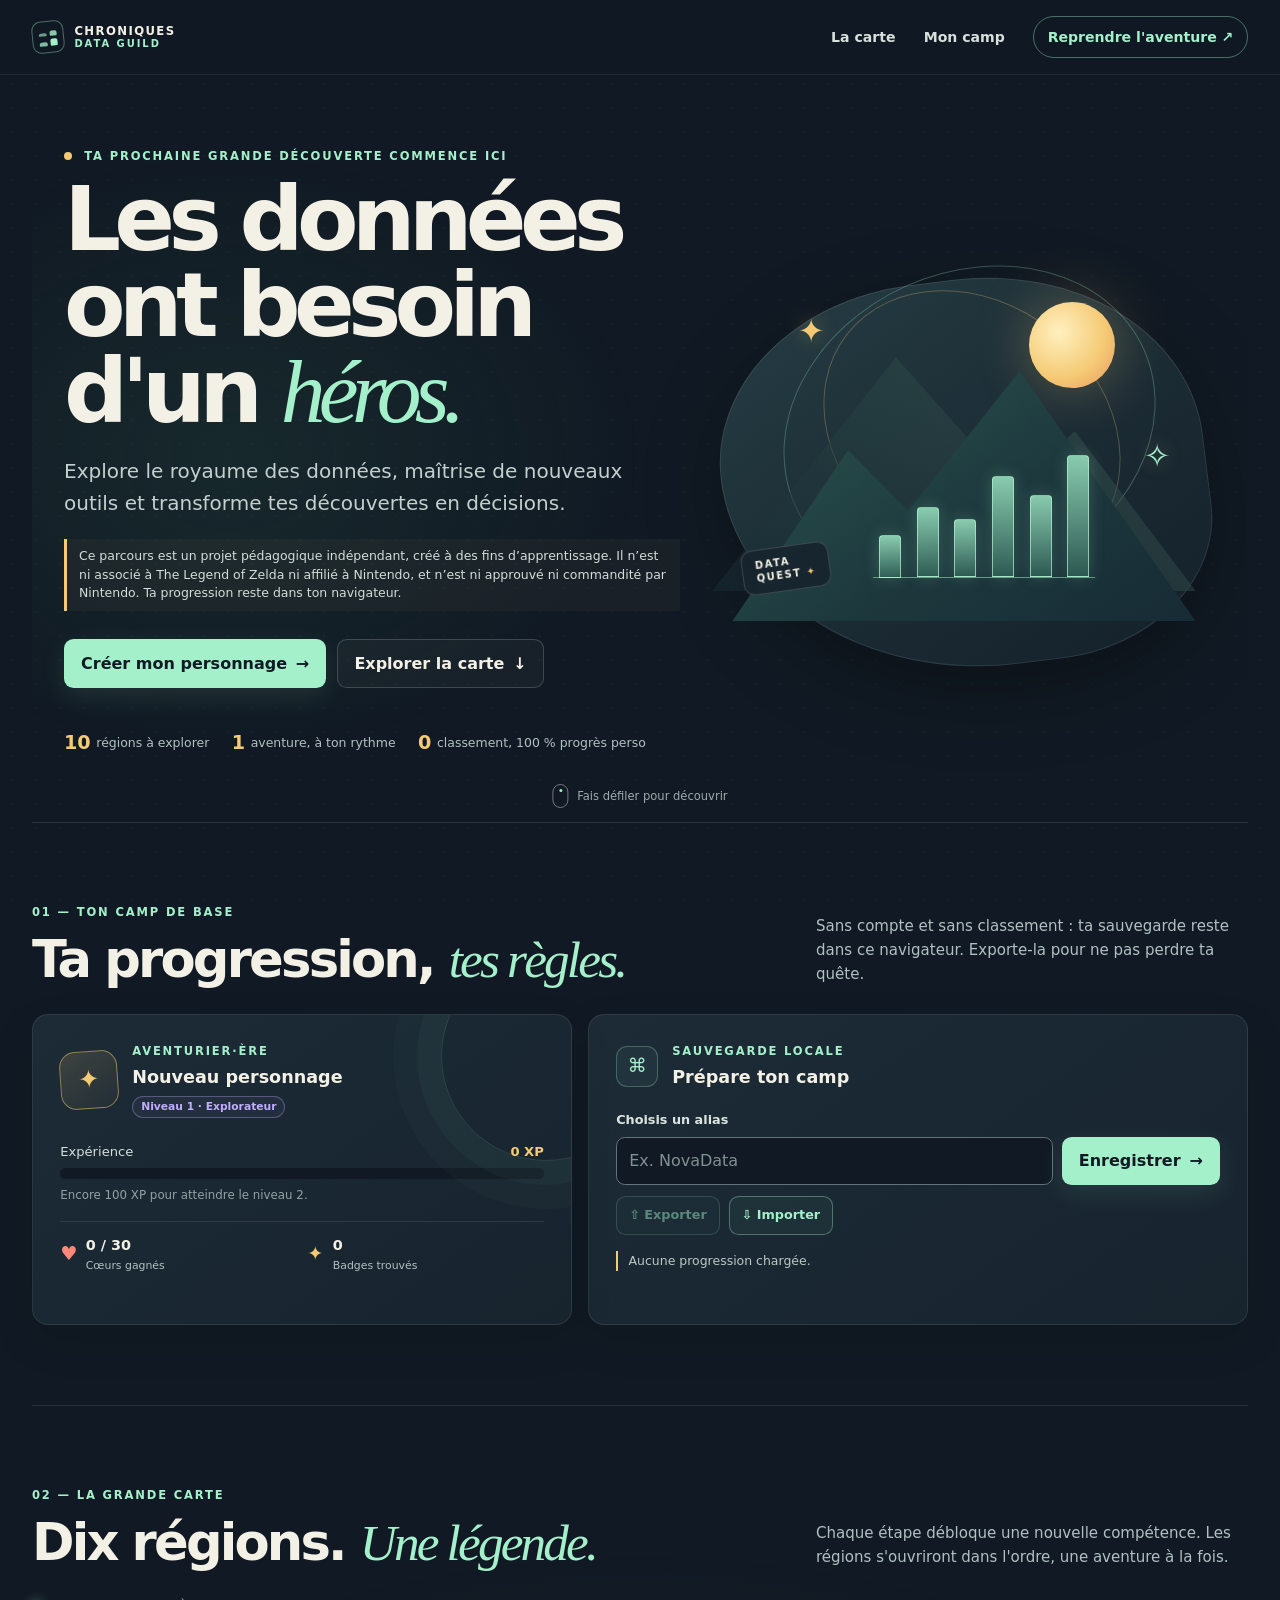
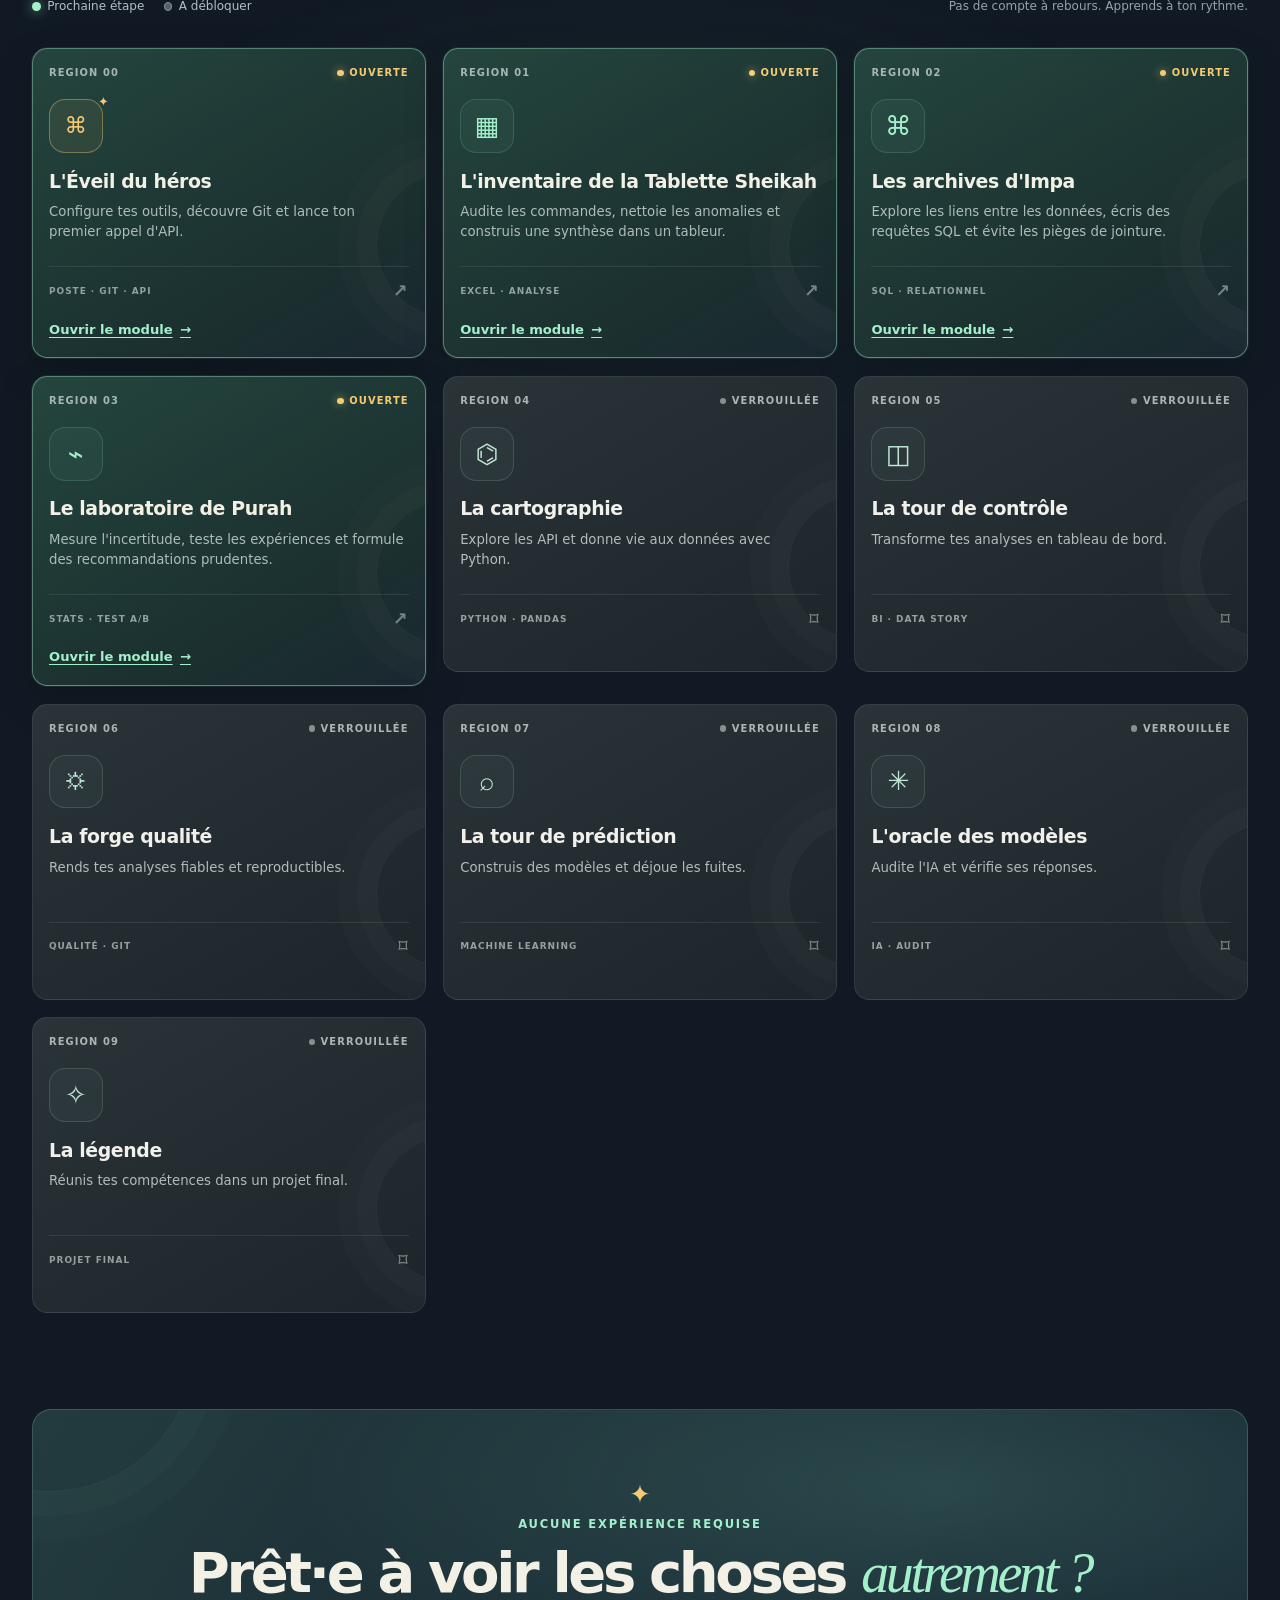
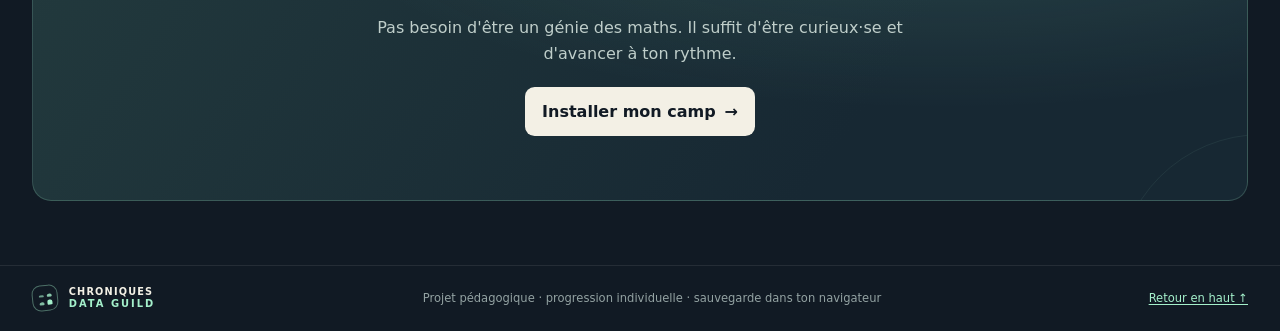
<file: course/index.html>
<!doctype html>
<html lang="fr">
<head>
  <meta charset="utf-8">
  <meta name="viewport" content="width=device-width, initial-scale=1">
  <meta name="theme-color" content="#111a24">
  <meta name="description" content="Un parcours interactif pour apprendre l'analyse de données en relevant des défis.">
  <title>Chroniques d'Hyrule Analytics — Ton aventure data</title>
  <link rel="stylesheet" href="./assets/css/site.css">
  <script type="module" src="./assets/js/site.js"></script>
</head>
<body>
  <a class="skip-link" href="#contenu">Aller au contenu principal</a>
  <header class="site-header">
    <a class="brand" href="./index.html" aria-label="Chroniques d'Hyrule Analytics, accueil">
      <span class="brand-mark" aria-hidden="true"><i></i><i></i><i></i><i></i></span>
      <span>CHRONIQUES <b>DATA GUILD</b></span>
    </a>
    <nav aria-label="Navigation principale">
      <a href="#parcours">La carte</a>
      <a href="#progression">Mon camp</a>
      <a class="nav-cta" href="#progression">Reprendre l'aventure <span aria-hidden="true">↗</span></a>
    </nav>
  </header>

  <main id="contenu">
    <section class="hero" aria-labelledby="titre-principal">
      <div class="hero-copy">
        <p class="eyebrow"><span class="status-pulse" aria-hidden="true"></span> Ta prochaine grande découverte commence ici</p>
        <h1 id="titre-principal">Les données ont besoin d'un <em>héros.</em></h1>
        <p class="hero-lead">Explore le royaume des données, maîtrise de nouveaux outils et transforme tes découvertes en décisions.</p>
        <p class="project-disclaimer">Ce parcours est un projet pédagogique indépendant, créé à des fins d’apprentissage. Il n’est ni associé à The Legend of Zelda ni affilié à Nintendo, et n’est ni approuvé ni commandité par Nintendo. Ta progression reste dans ton navigateur.</p>
        <div class="hero-actions">
          <a class="button button--primary" href="#progression">Créer mon personnage <span aria-hidden="true">→</span></a>
          <a class="button button--quiet" href="#parcours">Explorer la carte <span aria-hidden="true">↓</span></a>
        </div>
        <div class="hero-facts" aria-label="Informations sur le parcours">
          <span><b>10</b> régions à explorer</span>
          <span><b>1</b> aventure, à ton rythme</span>
          <span><b>0</b> classement, 100 % progrès perso</span>
        </div>
      </div>
      <div class="hero-art" aria-hidden="true">
        <div class="art-orbit art-orbit--one"></div>
        <div class="art-orbit art-orbit--two"></div>
        <div class="art-sun"></div>
        <div class="art-peak art-peak--back"></div>
        <div class="art-peak art-peak--front"></div>
        <div class="art-chart">
          <span style="--height:32%"></span><span style="--height:53%"></span>
          <span style="--height:44%"></span><span style="--height:76%"></span>
          <span style="--height:62%"></span><span style="--height:92%"></span>
        </div>
        <div class="art-star art-star--a">✦</div>
        <div class="art-star art-star--b">✧</div>
        <div class="art-tag">DATA<br>QUEST <span>✦</span></div>
      </div>
      <a class="scroll-cue" href="#parcours"><span></span> Fais défiler pour découvrir</a>
    </section>

    <section id="progression" class="camp-section" aria-labelledby="progression-titre">
      <div class="section-title">
        <div>
          <p class="eyebrow">01 — Ton camp de base</p>
          <h2 id="progression-titre">Ta progression, <em>tes règles.</em></h2>
        </div>
        <p>Sans compte et sans classement : ta sauvegarde reste dans ce navigateur. Exporte-la pour ne pas perdre ta quête.</p>
      </div>
      <div class="camp-grid">
        <article class="player-card">
          <div class="player-card__top">
            <div class="avatar" aria-hidden="true"><span>✦</span></div>
            <div>
              <p class="eyebrow">Aventurier·ère</p>
              <h3 id="player-name">Nouveau personnage</h3>
              <span id="player-level" class="level-chip">Niveau 1 · Explorateur</span>
            </div>
          </div>
          <div class="xp-heading"><span>Expérience</span><strong id="xp-total">0 XP</strong></div>
          <progress id="xp-progress" max="100" value="0" aria-label="Progression vers le niveau suivant">0%</progress>
          <p id="xp-next" class="microcopy">Encore 100 XP pour atteindre le niveau 2.</p>
          <div class="player-card__stats">
            <div><span class="stat-icon stat-icon--heart" aria-hidden="true">♥</span><b id="heart-total">0 / 30</b><small>Cœurs gagnés</small></div>
            <div><span class="stat-icon stat-icon--badge" aria-hidden="true">✦</span><b id="badge-total">0</b><small>Badges trouvés</small></div>
          </div>
        </article>
        <article class="save-card">
          <div class="save-card__heading">
            <span class="save-icon" aria-hidden="true">⌘</span>
            <div><p class="eyebrow">Sauvegarde locale</p><h3>Prépare ton camp</h3></div>
          </div>
          <form id="create-progress" class="progress-form">
            <label for="alias">Choisis un alias</label>
            <div class="form-row">
              <input id="alias" name="alias" autocomplete="nickname" maxlength="40" placeholder="Ex. NovaData" required>
              <button class="button button--primary" type="submit">Enregistrer <span aria-hidden="true">→</span></button>
            </div>
          </form>
          <div class="progress-actions">
            <button id="export-progress" class="button button--secondary" type="button" disabled>⇧ Exporter</button>
            <label class="button button--secondary file-button" for="import-file">⇩ Importer</label>
            <input id="import-file" type="file" accept="application/json,.json" hidden>
          </div>
          <p id="progress-summary" class="progress-summary">Aucune progression chargée.</p>
          <p id="site-status" class="site-status" role="status" aria-live="polite"></p>
        </article>
      </div>
    </section>

    <section id="parcours" class="map-section" aria-labelledby="parcours-titre">
      <div class="section-title section-title--map">
        <div>
          <p class="eyebrow">02 — La grande carte</p>
          <h2 id="parcours-titre">Dix régions. <em>Une légende.</em></h2>
        </div>
        <p>Chaque étape débloque une nouvelle compétence. Les régions s'ouvriront dans l'ordre, une aventure à la fois.</p>
      </div>
      <div class="map-legend" aria-label="Légende">
        <span><i class="legend-dot legend-dot--active"></i> Prochaine étape</span>
        <span><i class="legend-dot legend-dot--locked"></i> À débloquer</span>
        <span class="map-legend__note">Pas de compte à rebours. Apprends à ton rythme.</span>
      </div>
      <ol class="journey-map">
        <li class="map-node map-node--ready" data-module="m0">
          <span class="map-node__connector" aria-hidden="true"></span>
          <article class="region-card">
            <div class="region-card__top"><span class="region-number">REGION 00</span><span class="region-state"><i></i> OUVERTE</span></div>
            <div class="region-icon region-icon--zero" aria-hidden="true"><span>⌘</span><i>✦</i></div>
            <h3>L'Éveil du héros</h3>
            <p>Configure tes outils, découvre Git et lance ton premier appel d'API.</p>
            <div class="region-card__footer"><span>POSTE · GIT · API</span><span class="region-lock">↗</span></div>
            <a class="region-card__link" href="./modules/m0-eveil/index.html">Ouvrir le module <span aria-hidden="true">→</span></a>
          </article>
        </li>
        <li class="map-node map-node--ready" data-module="m1">
          <span class="map-node__connector" aria-hidden="true"></span>
          <article class="region-card"><div class="region-card__top"><span class="region-number">REGION 01</span><span class="region-state"><i></i> OUVERTE</span></div><div class="region-icon" aria-hidden="true">▦</div><h3>L'inventaire de la Tablette Sheikah</h3><p>Audite les commandes, nettoie les anomalies et construis une synthèse dans un tableur.</p><div class="region-card__footer"><span>EXCEL · ANALYSE</span><span class="region-lock">↗</span></div><a class="region-card__link" href="./modules/m1-inventaire/index.html">Ouvrir le module <span aria-hidden="true">→</span></a></article>
        </li>
        <li class="map-node map-node--ready" data-module="m2">
          <span class="map-node__connector" aria-hidden="true"></span>
          <article class="region-card"><div class="region-card__top"><span class="region-number">REGION 02</span><span class="region-state"><i></i> OUVERTE</span></div><div class="region-icon" aria-hidden="true">⌘</div><h3>Les archives d'Impa</h3><p>Explore les liens entre les données, écris des requêtes SQL et évite les pièges de jointure.</p><div class="region-card__footer"><span>SQL · RELATIONNEL</span><span class="region-lock">↗</span></div><a class="region-card__link" href="./modules/m2-archives/index.html">Ouvrir le module <span aria-hidden="true">→</span></a></article>
        </li>
        <li class="map-node map-node--ready" data-module="m3">
          <span class="map-node__connector" aria-hidden="true"></span>
          <article class="region-card"><div class="region-card__top"><span class="region-number">REGION 03</span><span class="region-state"><i></i> OUVERTE</span></div><div class="region-icon" aria-hidden="true">⌁</div><h3>Le laboratoire de Purah</h3><p>Mesure l'incertitude, teste les expériences et formule des recommandations prudentes.</p><div class="region-card__footer"><span>STATS · TEST A/B</span><span class="region-lock">↗</span></div><a class="region-card__link" href="./modules/m3-laboratoire/index.html">Ouvrir le module <span aria-hidden="true">→</span></a></article>
        </li>
        <li class="map-node map-node--locked" data-module="m4">
          <span class="map-node__connector" aria-hidden="true"></span>
          <article class="region-card"><div class="region-card__top"><span class="region-number">REGION 04</span><span class="region-state"><i></i> VERROUILLÉE</span></div><div class="region-icon" aria-hidden="true">⌬</div><h3>La cartographie</h3><p>Explore les API et donne vie aux données avec Python.</p><div class="region-card__footer"><span>PYTHON · PANDAS</span><span class="region-lock">⌑</span></div></article>
        </li>
        <li class="map-node map-node--locked" data-module="m5">
          <span class="map-node__connector" aria-hidden="true"></span>
          <article class="region-card"><div class="region-card__top"><span class="region-number">REGION 05</span><span class="region-state"><i></i> VERROUILLÉE</span></div><div class="region-icon" aria-hidden="true">◫</div><h3>La tour de contrôle</h3><p>Transforme tes analyses en tableau de bord.</p><div class="region-card__footer"><span>BI · DATA STORY</span><span class="region-lock">⌑</span></div></article>
        </li>
        <li class="map-node map-node--locked" data-module="m6">
          <span class="map-node__connector" aria-hidden="true"></span>
          <article class="region-card"><div class="region-card__top"><span class="region-number">REGION 06</span><span class="region-state"><i></i> VERROUILLÉE</span></div><div class="region-icon" aria-hidden="true">⛭</div><h3>La forge qualité</h3><p>Rends tes analyses fiables et reproductibles.</p><div class="region-card__footer"><span>QUALITÉ · GIT</span><span class="region-lock">⌑</span></div></article>
        </li>
        <li class="map-node map-node--locked" data-module="m7">
          <span class="map-node__connector" aria-hidden="true"></span>
          <article class="region-card"><div class="region-card__top"><span class="region-number">REGION 07</span><span class="region-state"><i></i> VERROUILLÉE</span></div><div class="region-icon" aria-hidden="true">⌕</div><h3>La tour de prédiction</h3><p>Construis des modèles et déjoue les fuites.</p><div class="region-card__footer"><span>MACHINE LEARNING</span><span class="region-lock">⌑</span></div></article>
        </li>
        <li class="map-node map-node--locked" data-module="m8">
          <span class="map-node__connector" aria-hidden="true"></span>
          <article class="region-card"><div class="region-card__top"><span class="region-number">REGION 08</span><span class="region-state"><i></i> VERROUILLÉE</span></div><div class="region-icon" aria-hidden="true">✳</div><h3>L'oracle des modèles</h3><p>Audite l'IA et vérifie ses réponses.</p><div class="region-card__footer"><span>IA · AUDIT</span><span class="region-lock">⌑</span></div></article>
        </li>
        <li class="map-node map-node--locked" data-module="m9">
          <span class="map-node__connector" aria-hidden="true"></span>
          <article class="region-card"><div class="region-card__top"><span class="region-number">REGION 09</span><span class="region-state"><i></i> VERROUILLÉE</span></div><div class="region-icon" aria-hidden="true">✧</div><h3>La légende</h3><p>Réunis tes compétences dans un projet final.</p><div class="region-card__footer"><span>PROJET FINAL</span><span class="region-lock">⌑</span></div></article>
        </li>
      </ol>
    </section>

    <section class="closing-banner" aria-labelledby="closing-title">
      <div class="closing-spark" aria-hidden="true">✦</div>
      <p class="eyebrow">Aucune expérience requise</p>
      <h2 id="closing-title">Prêt·e à voir les choses <em>autrement ?</em></h2>
      <p>Pas besoin d'être un génie des maths. Il suffit d'être curieux·se et d'avancer à ton rythme.</p>
      <a class="button button--light" href="#progression">Installer mon camp <span aria-hidden="true">→</span></a>
    </section>
  </main>
  <footer class="site-footer">
    <a class="brand brand--footer" href="./index.html"><span class="brand-mark" aria-hidden="true"><i></i><i></i><i></i><i></i></span><span>CHRONIQUES <b>DATA GUILD</b></span></a>
    <p>Projet pédagogique · progression individuelle · sauvegarde dans ton navigateur</p>
    <a href="#contenu">Retour en haut ↑</a>
  </footer>
</body>
</html>
</file>
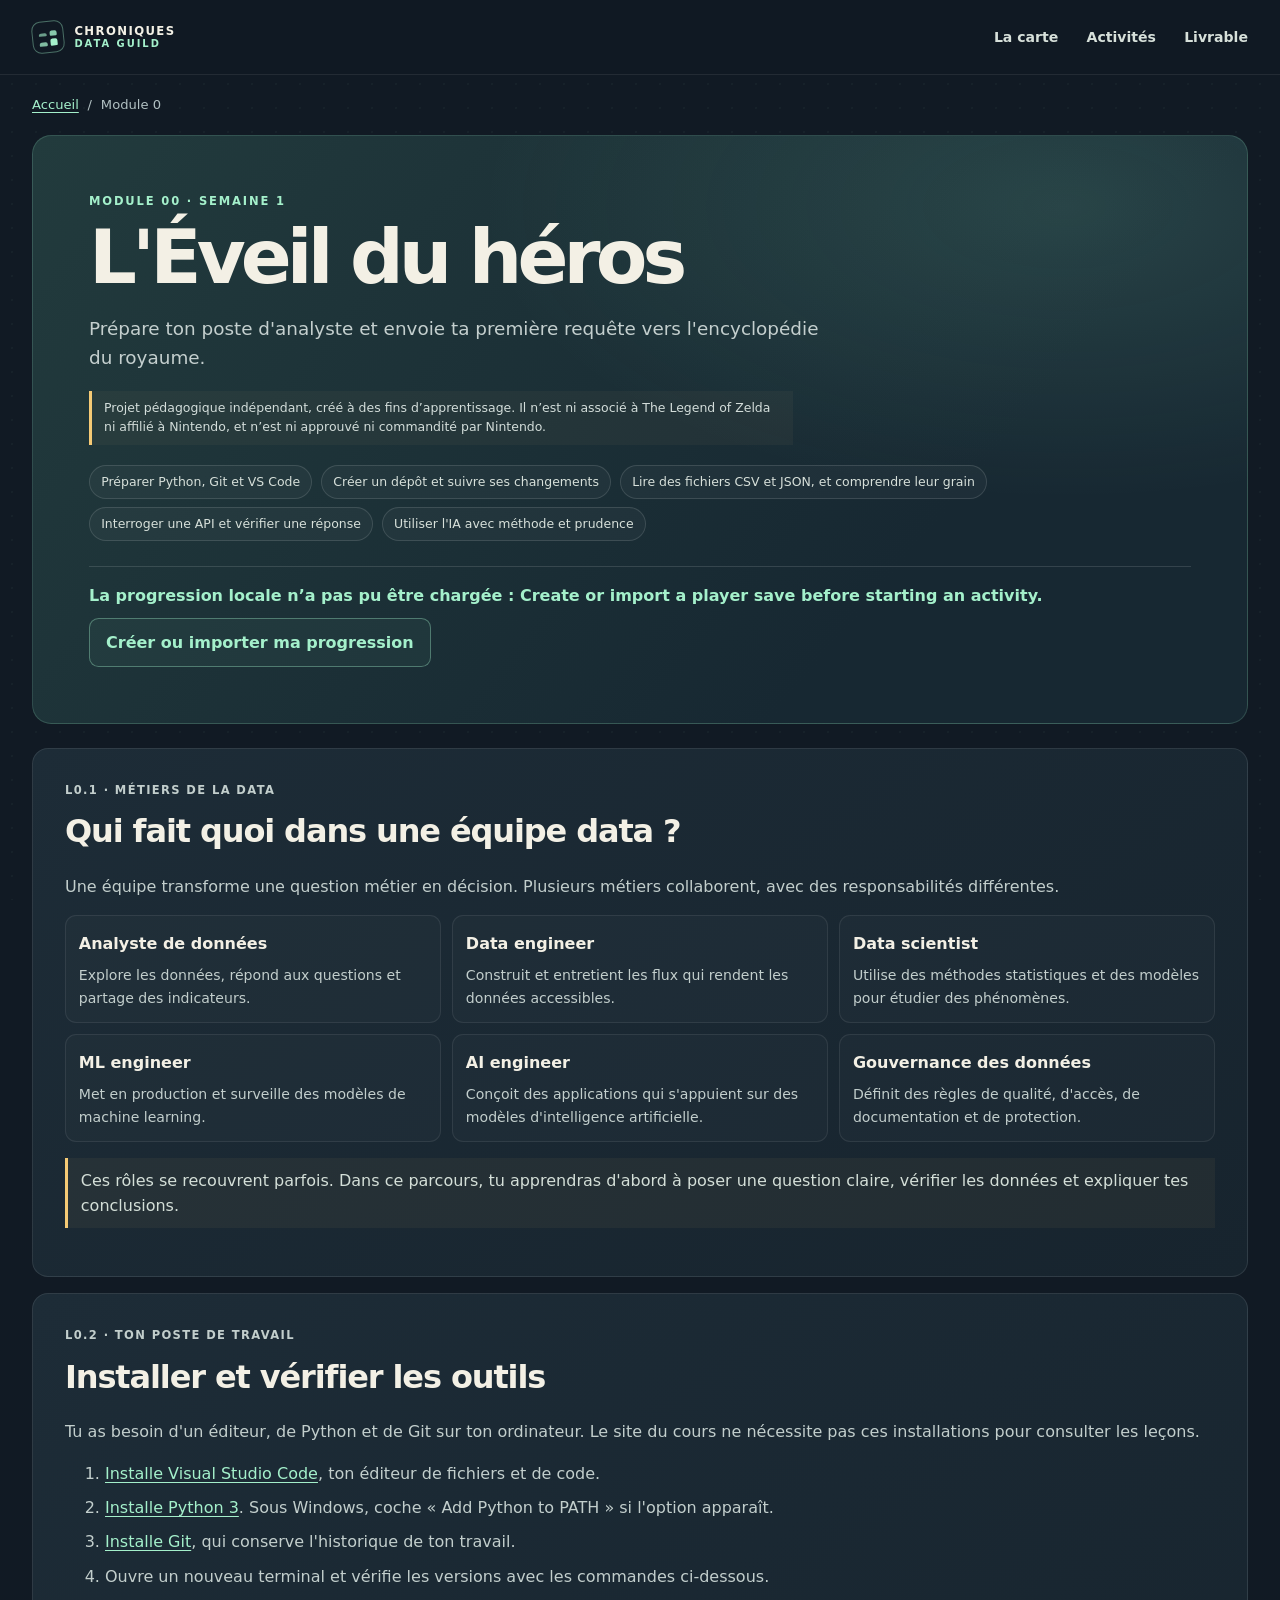
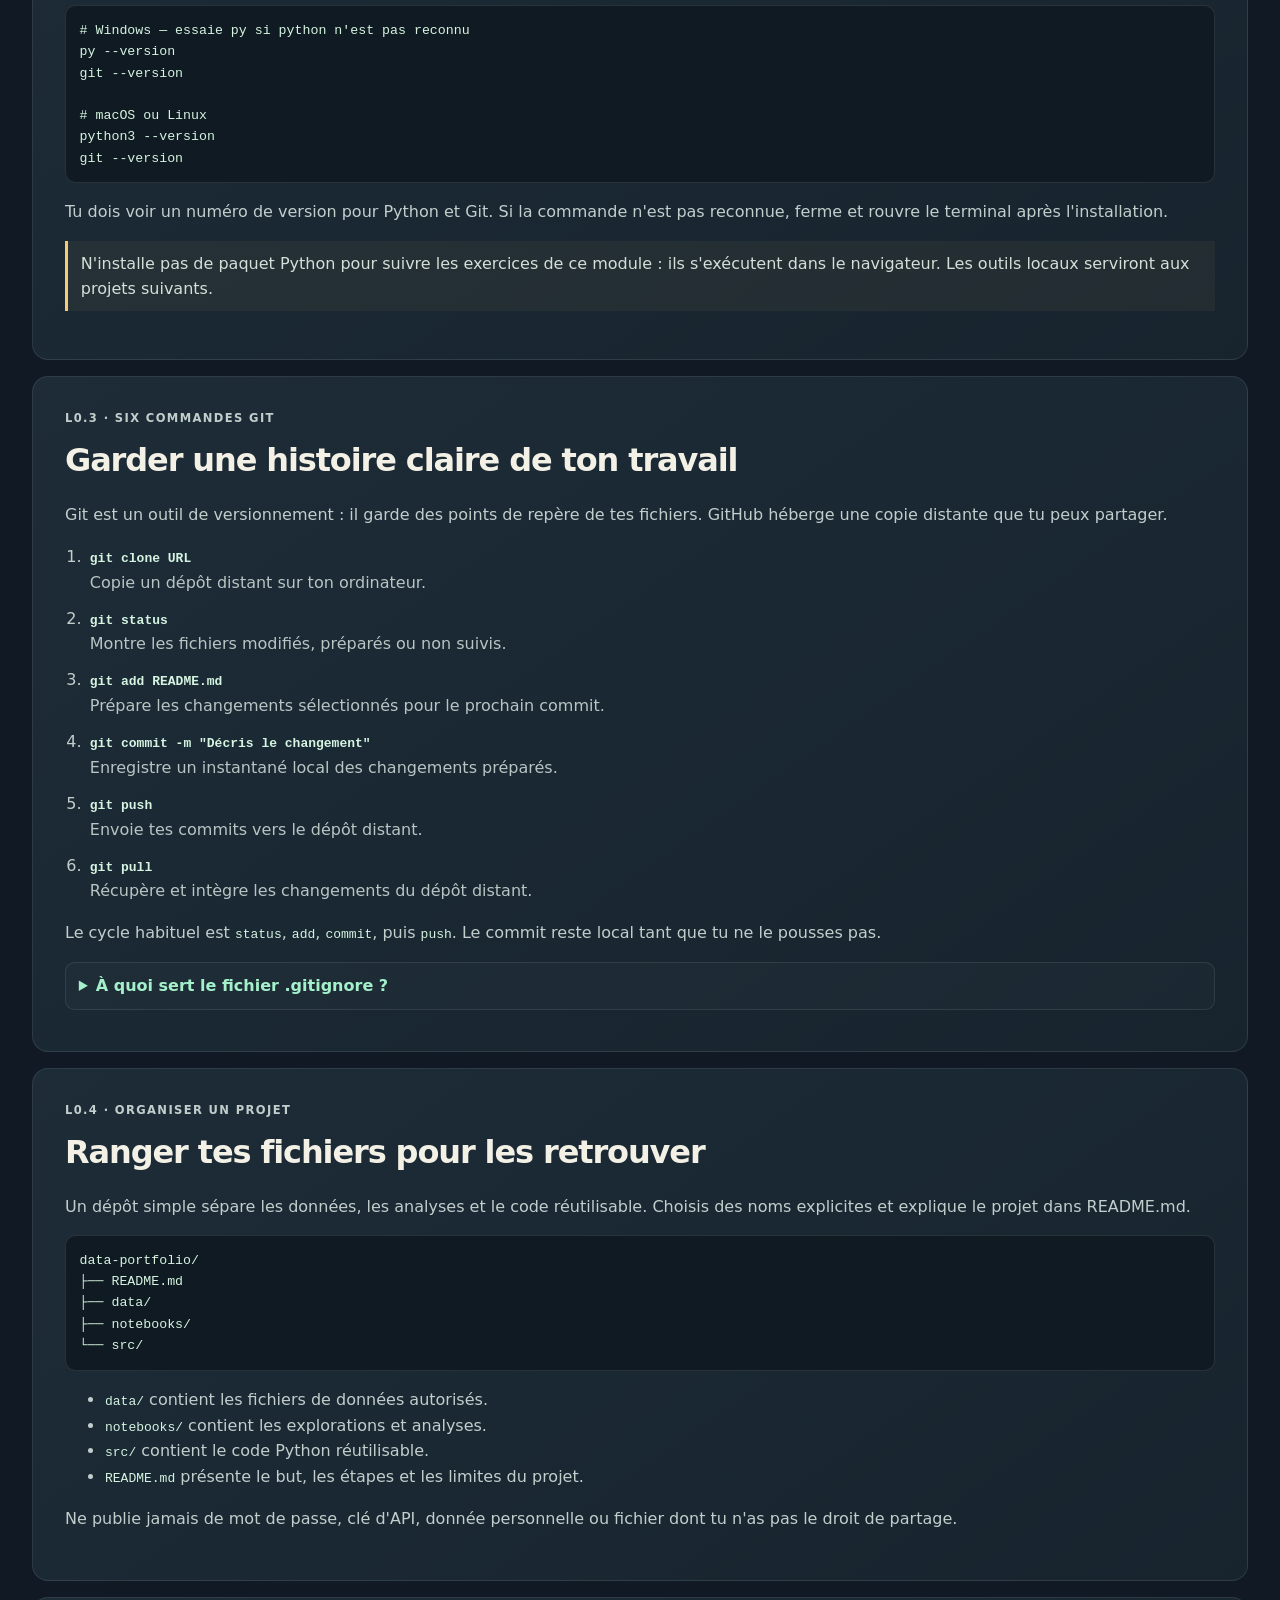
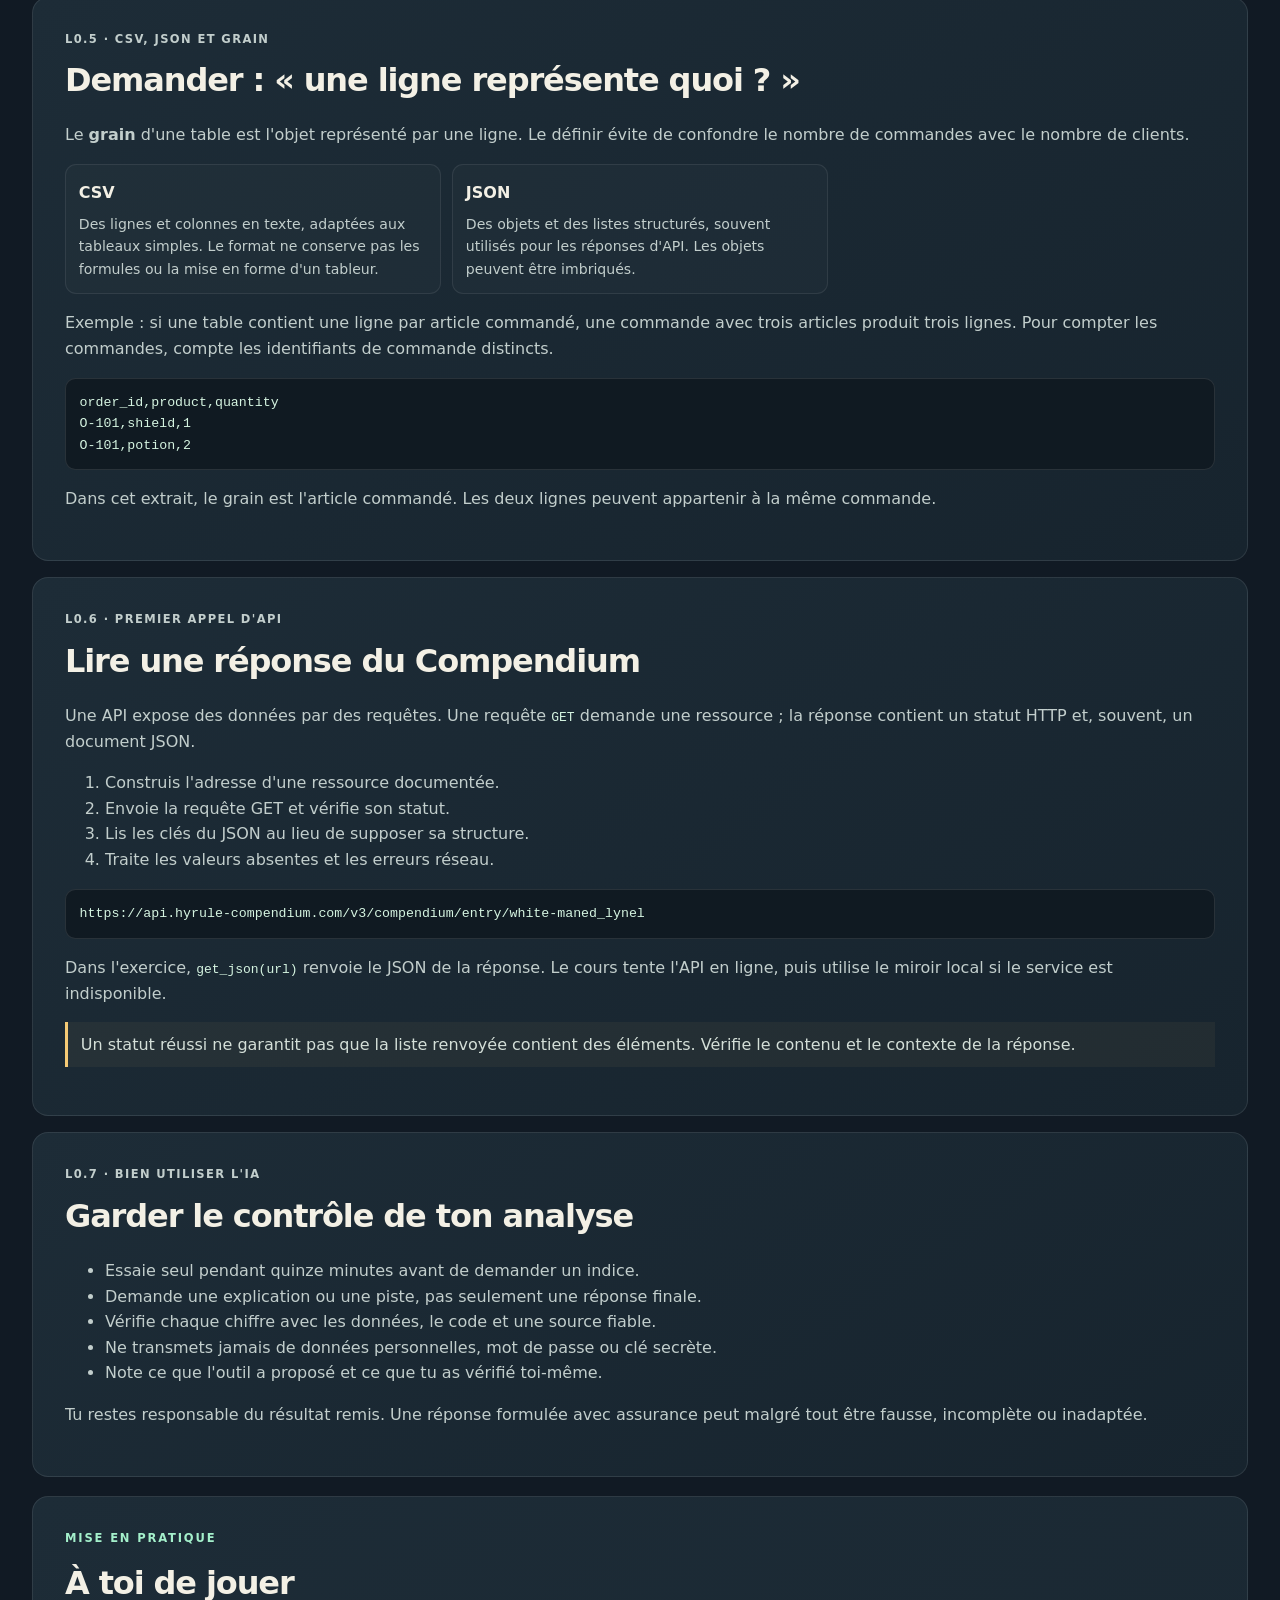
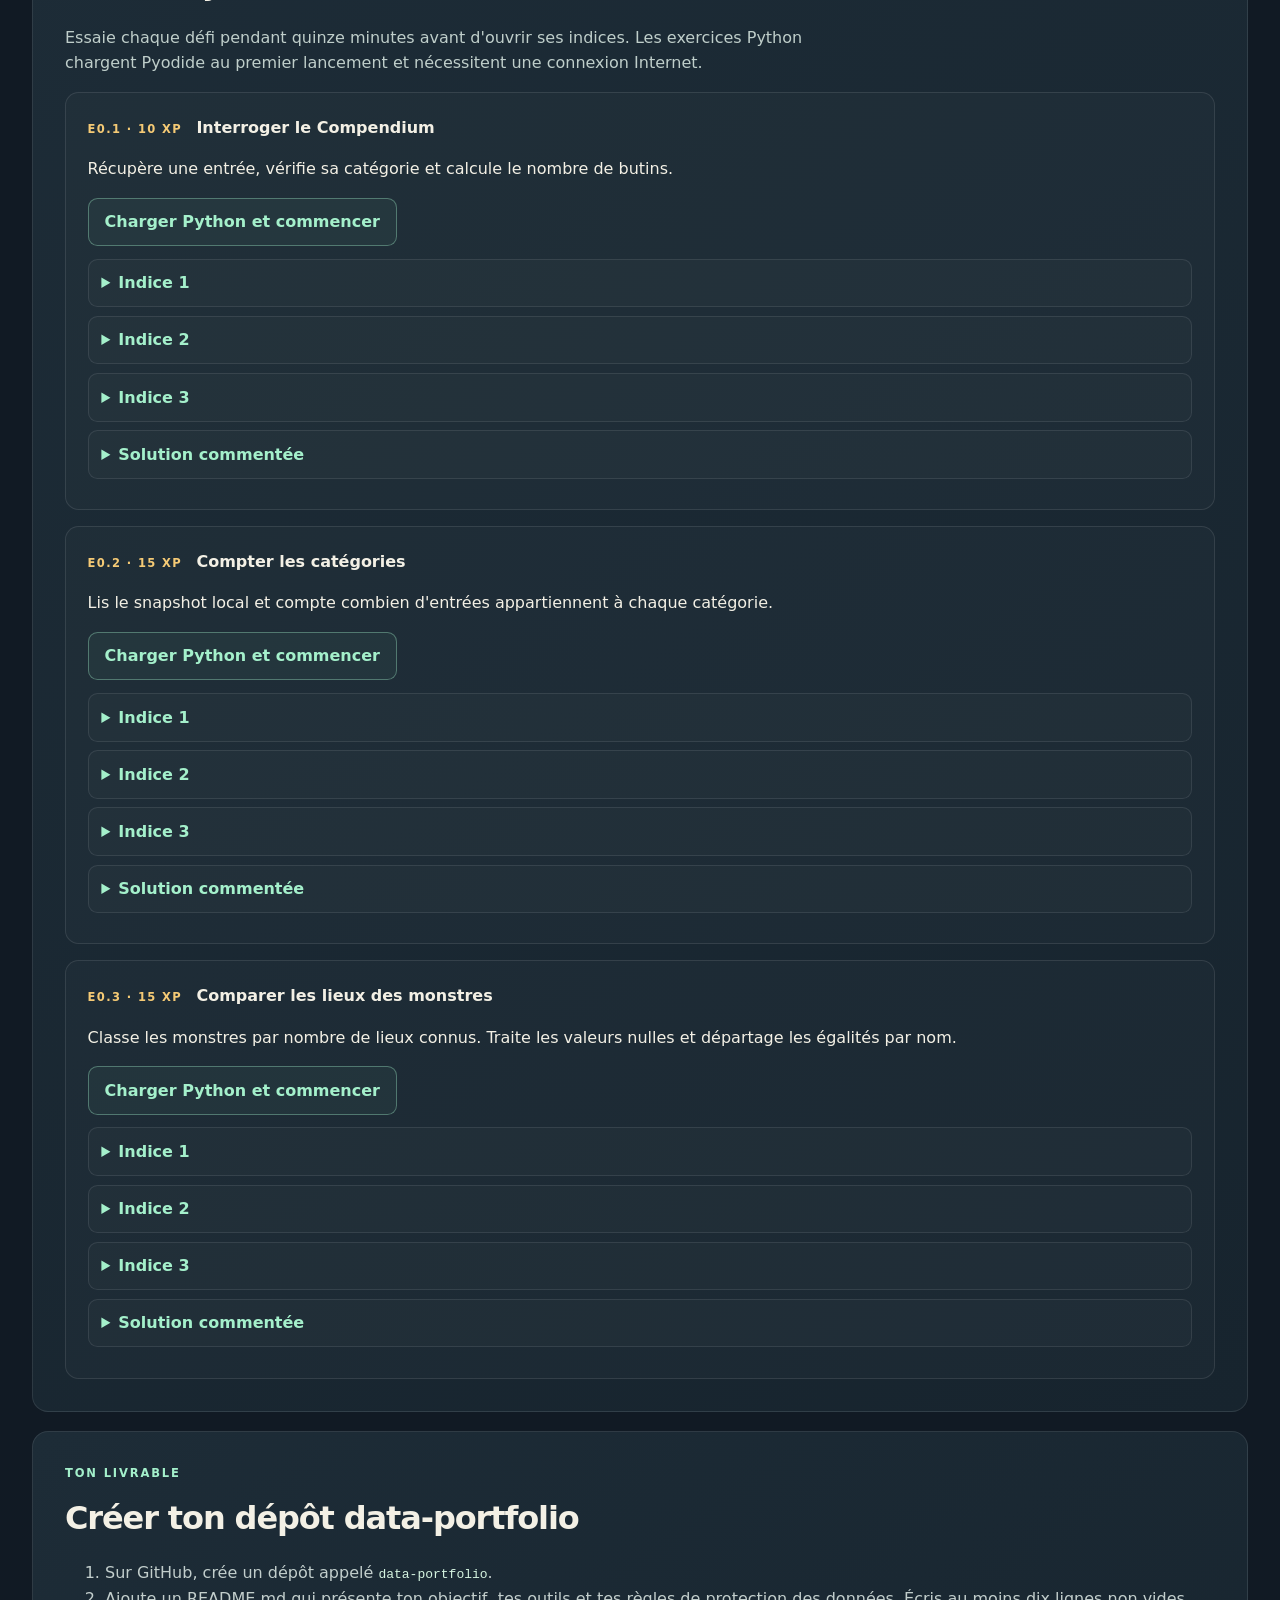
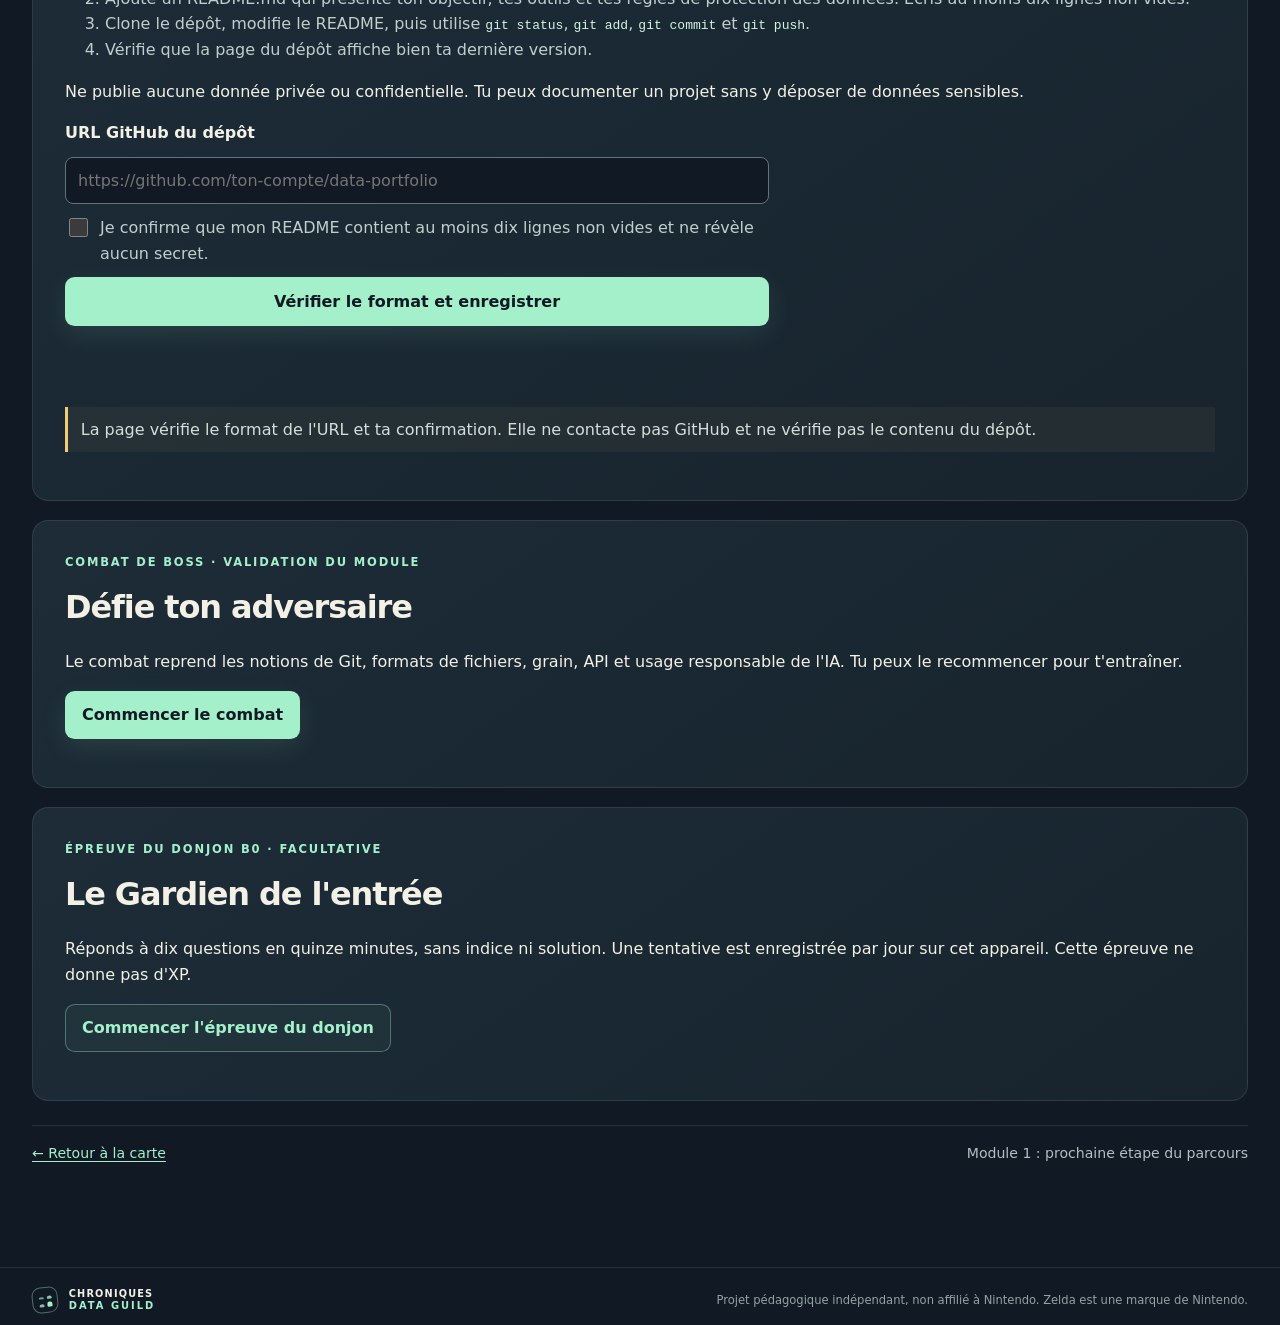
<file: course/modules/m0-eveil/index.html>
<!doctype html>
<html lang="fr">
<head>
  <meta charset="utf-8">
  <meta name="viewport" content="width=device-width, initial-scale=1">
  <meta name="description" content="Prépare ton poste, découvre Git et réalise tes premières explorations de données et d'API.">
  <title>M0 — L'Éveil du héros | Chroniques d'Hyrule Analytics</title>
  <link rel="stylesheet" href="../../assets/css/site.css">
  <link rel="stylesheet" href="./module.css">
  <script type="module" src="./module.js"></script>
</head>
<body>
  <a class="skip-link" href="#contenu">Aller au contenu principal</a>
  <header class="site-header">
    <a class="brand" href="../../index.html" aria-label="Chroniques d'Hyrule Analytics, accueil">
      <span class="brand-mark" aria-hidden="true"><i></i><i></i><i></i><i></i></span>
      <span>CHRONIQUES <b>DATA GUILD</b></span>
    </a>
    <nav aria-label="Navigation principale">
      <a href="../../index.html#parcours">La carte</a>
      <a href="#activites">Activités</a>
      <a href="#livrable">Livrable</a>
    </nav>
  </header>

  <main id="contenu" class="module-main">
    <nav class="breadcrumbs" aria-label="Fil d'Ariane">
      <a href="../../index.html">Accueil</a><span aria-hidden="true">/</span><span aria-current="page">Module 0</span>
    </nav>

    <section class="module-hero" aria-labelledby="module-title">
      <p class="eyebrow">MODULE 00 · SEMAINE 1</p>
      <h1 id="module-title">L'Éveil du héros</h1>
      <p class="module-lead">Prépare ton poste d'analyste et envoie ta première requête vers l'encyclopédie du royaume.</p>
      <p class="project-disclaimer">Projet pédagogique indépendant, créé à des fins d’apprentissage. Il n’est ni associé à The Legend of Zelda ni affilié à Nintendo, et n’est ni approuvé ni commandité par Nintendo.</p>
      <ul class="objective-list" aria-label="Objectifs du module">
        <li>Préparer Python, Git et VS Code</li>
        <li>Créer un dépôt et suivre ses changements</li>
        <li>Lire des fichiers CSV et JSON, et comprendre leur grain</li>
        <li>Interroger une API et vérifier une réponse</li>
        <li>Utiliser l'IA avec méthode et prudence</li>
      </ul>
      <div class="module-save">
        <p id="module-progress" role="status" aria-live="polite">Chargement de ta progression…</p>
        <a class="button button--secondary" href="../../index.html#progression">Créer ou importer ma progression</a>
      </div>
    </section>

    <section class="lesson-list" aria-label="Leçons du module">
      <article class="lesson-card" id="L0.1">
        <p class="lesson-number">L0.1 · MÉTIERS DE LA DATA</p>
        <h2>Qui fait quoi dans une équipe data ?</h2>
        <p>Une équipe transforme une question métier en décision. Plusieurs métiers collaborent, avec des responsabilités différentes.</p>
        <div class="role-grid">
          <div><h3>Analyste de données</h3><p>Explore les données, répond aux questions et partage des indicateurs.</p></div>
          <div><h3>Data engineer</h3><p>Construit et entretient les flux qui rendent les données accessibles.</p></div>
          <div><h3>Data scientist</h3><p>Utilise des méthodes statistiques et des modèles pour étudier des phénomènes.</p></div>
          <div><h3>ML engineer</h3><p>Met en production et surveille des modèles de machine learning.</p></div>
          <div><h3>AI engineer</h3><p>Conçoit des applications qui s'appuient sur des modèles d'intelligence artificielle.</p></div>
          <div><h3>Gouvernance des données</h3><p>Définit des règles de qualité, d'accès, de documentation et de protection.</p></div>
        </div>
        <p class="callout">Ces rôles se recouvrent parfois. Dans ce parcours, tu apprendras d'abord à poser une question claire, vérifier les données et expliquer tes conclusions.</p>
      </article>

      <article class="lesson-card" id="L0.2">
        <p class="lesson-number">L0.2 · TON POSTE DE TRAVAIL</p>
        <h2>Installer et vérifier les outils</h2>
        <p>Tu as besoin d'un éditeur, de Python et de Git sur ton ordinateur. Le site du cours ne nécessite pas ces installations pour consulter les leçons.</p>
        <ol class="install-list">
          <li><a href="https://code.visualstudio.com/download" target="_blank" rel="noreferrer">Installe Visual Studio Code</a>, ton éditeur de fichiers et de code.</li>
          <li><a href="https://www.python.org/downloads/" target="_blank" rel="noreferrer">Installe Python 3</a>. Sous Windows, coche « Add Python to PATH » si l'option apparaît.</li>
          <li><a href="https://git-scm.com/downloads" target="_blank" rel="noreferrer">Installe Git</a>, qui conserve l'historique de ton travail.</li>
          <li>Ouvre un nouveau terminal et vérifie les versions avec les commandes ci-dessous.</li>
        </ol>
        <pre><code># Windows — essaie py si python n'est pas reconnu
py --version
git --version

# macOS ou Linux
python3 --version
git --version</code></pre>
        <p>Tu dois voir un numéro de version pour Python et Git. Si la commande n'est pas reconnue, ferme et rouvre le terminal après l'installation.</p>
        <p class="callout">N'installe pas de paquet Python pour suivre les exercices de ce module : ils s'exécutent dans le navigateur. Les outils locaux serviront aux projets suivants.</p>
      </article>

      <article class="lesson-card" id="L0.3">
        <p class="lesson-number">L0.3 · SIX COMMANDES GIT</p>
        <h2>Garder une histoire claire de ton travail</h2>
        <p>Git est un outil de versionnement : il garde des points de repère de tes fichiers. GitHub héberge une copie distante que tu peux partager.</p>
        <ol class="command-list">
          <li><code>git clone URL</code><span>Copie un dépôt distant sur ton ordinateur.</span></li>
          <li><code>git status</code><span>Montre les fichiers modifiés, préparés ou non suivis.</span></li>
          <li><code>git add README.md</code><span>Prépare les changements sélectionnés pour le prochain commit.</span></li>
          <li><code>git commit -m "Décris le changement"</code><span>Enregistre un instantané local des changements préparés.</span></li>
          <li><code>git push</code><span>Envoie tes commits vers le dépôt distant.</span></li>
          <li><code>git pull</code><span>Récupère et intègre les changements du dépôt distant.</span></li>
        </ol>
        <p>Le cycle habituel est <code>status</code>, <code>add</code>, <code>commit</code>, puis <code>push</code>. Le commit reste local tant que tu ne le pousses pas.</p>
        <details class="hint-box">
          <summary>À quoi sert le fichier .gitignore ?</summary>
          <p>Il indique à Git quels fichiers locaux ne doivent pas être suivis, par exemple un environnement virtuel ou des paramètres privés. Vérifie toujours le contenu avant de publier : .gitignore ne retire pas un secret déjà commité.</p>
        </details>
      </article>

      <article class="lesson-card" id="L0.4">
        <p class="lesson-number">L0.4 · ORGANISER UN PROJET</p>
        <h2>Ranger tes fichiers pour les retrouver</h2>
        <p>Un dépôt simple sépare les données, les analyses et le code réutilisable. Choisis des noms explicites et explique le projet dans README.md.</p>
        <pre><code>data-portfolio/
├── README.md
├── data/
├── notebooks/
└── src/</code></pre>
        <ul>
          <li><code>data/</code> contient les fichiers de données autorisés.</li>
          <li><code>notebooks/</code> contient les explorations et analyses.</li>
          <li><code>src/</code> contient le code Python réutilisable.</li>
          <li><code>README.md</code> présente le but, les étapes et les limites du projet.</li>
        </ul>
        <p>Ne publie jamais de mot de passe, clé d'API, donnée personnelle ou fichier dont tu n'as pas le droit de partage.</p>
      </article>

      <article class="lesson-card" id="L0.5">
        <p class="lesson-number">L0.5 · CSV, JSON ET GRAIN</p>
        <h2>Demander : « une ligne représente quoi ? »</h2>
        <p>Le <strong>grain</strong> d'une table est l'objet représenté par une ligne. Le définir évite de confondre le nombre de commandes avec le nombre de clients.</p>
        <div class="format-grid">
          <div><h3>CSV</h3><p>Des lignes et colonnes en texte, adaptées aux tableaux simples. Le format ne conserve pas les formules ou la mise en forme d'un tableur.</p></div>
          <div><h3>JSON</h3><p>Des objets et des listes structurés, souvent utilisés pour les réponses d'API. Les objets peuvent être imbriqués.</p></div>
        </div>
        <p>Exemple : si une table contient une ligne par article commandé, une commande avec trois articles produit trois lignes. Pour compter les commandes, compte les identifiants de commande distincts.</p>
        <pre><code>order_id,product,quantity
O-101,shield,1
O-101,potion,2</code></pre>
        <p>Dans cet extrait, le grain est l'article commandé. Les deux lignes peuvent appartenir à la même commande.</p>
      </article>

      <article class="lesson-card" id="L0.6">
        <p class="lesson-number">L0.6 · PREMIER APPEL D'API</p>
        <h2>Lire une réponse du Compendium</h2>
        <p>Une API expose des données par des requêtes. Une requête <code>GET</code> demande une ressource ; la réponse contient un statut HTTP et, souvent, un document JSON.</p>
        <ol>
          <li>Construis l'adresse d'une ressource documentée.</li>
          <li>Envoie la requête GET et vérifie son statut.</li>
          <li>Lis les clés du JSON au lieu de supposer sa structure.</li>
          <li>Traite les valeurs absentes et les erreurs réseau.</li>
        </ol>
        <pre><code>https://api.hyrule-compendium.com/v3/compendium/entry/white-maned_lynel</code></pre>
        <p>Dans l'exercice, <code>get_json(url)</code> renvoie le JSON de la réponse. Le cours tente l'API en ligne, puis utilise le miroir local si le service est indisponible.</p>
        <p class="callout">Un statut réussi ne garantit pas que la liste renvoyée contient des éléments. Vérifie le contenu et le contexte de la réponse.</p>
      </article>

      <article class="lesson-card" id="L0.7">
        <p class="lesson-number">L0.7 · BIEN UTILISER L'IA</p>
        <h2>Garder le contrôle de ton analyse</h2>
        <ul>
          <li>Essaie seul pendant quinze minutes avant de demander un indice.</li>
          <li>Demande une explication ou une piste, pas seulement une réponse finale.</li>
          <li>Vérifie chaque chiffre avec les données, le code et une source fiable.</li>
          <li>Ne transmets jamais de données personnelles, mot de passe ou clé secrète.</li>
          <li>Note ce que l'outil a proposé et ce que tu as vérifié toi-même.</li>
        </ul>
        <p>Tu restes responsable du résultat remis. Une réponse formulée avec assurance peut malgré tout être fausse, incomplète ou inadaptée.</p>
      </article>
    </section>

    <section id="activites" class="activity-section" aria-labelledby="activities-title">
      <p class="eyebrow">MISE EN PRATIQUE</p>
      <h2 id="activities-title">À toi de jouer</h2>
      <p class="activity-intro">Essaie chaque défi pendant quinze minutes avant d'ouvrir ses indices. Les exercices Python chargent Pyodide au premier lancement et nécessitent une connexion Internet.</p>

      <article class="exercise-card">
        <div class="exercise-heading"><span>E0.1 · 10 XP</span><h3>Interroger le Compendium</h3></div>
        <p>Récupère une entrée, vérifie sa catégorie et calcule le nombre de butins.</p>
        <div id="exercise-E0.1" class="exercise-root"></div>
        <details class="hint-box"><summary>Indice 1</summary><p>Une URL d'API se passe à <code>get_json</code> et sa réponse est un objet Python.</p></details>
        <details class="hint-box"><summary>Indice 2</summary><p>La ressource renvoie les données dans une clé nommée <code>data</code>. Vérifie aussi la catégorie.</p></details>
        <details class="hint-box"><summary>Indice 3</summary><p>Une liste absente peut être traitée comme une liste vide avec <code>entry.get("drops") or []</code>.</p></details>
        <details class="hint-box"><summary>Solution commentée</summary><pre><code>url = "https://api.hyrule-compendium.com/v3/compendium/entry/white-maned_lynel"
response_data = await get_json(url)
entry = response_data["data"]

category = entry["category"]
drops = entry.get("drops") or []
print("Catégorie :", category)
print("Nombre de butins :", len(drops))
result = f"{category}|{len(drops)}"</code></pre></details>
      </article>

      <article class="exercise-card">
        <div class="exercise-heading"><span>E0.2 · 15 XP</span><h3>Compter les catégories</h3></div>
        <p>Lis le snapshot local et compte combien d'entrées appartiennent à chaque catégorie.</p>
        <div id="exercise-E0.2" class="exercise-root"></div>
        <details class="hint-box"><summary>Indice 1</summary><p>Utilise le module standard <code>json</code> pour ouvrir le snapshot fourni avec l'exercice.</p></details>
        <details class="hint-box"><summary>Indice 2</summary><p>Ouvre le snapshot JSON fourni avec l'exercice, puis parcours <code>snapshot["entries"]</code> et lis la clé <code>category</code>.</p></details>
        <details class="hint-box"><summary>Indice 3</summary><p>Un dictionnaire peut stocker un compteur par catégorie avec <code>counts.get(category, 0) + 1</code>.</p></details>
        <details class="hint-box"><summary>Solution commentée</summary><pre><code>import json

with open("/data/compendium_snapshot.json", encoding="utf-8") as file:
    snapshot = json.load(file)

counts = {}
for entry in snapshot["entries"]:
    category = entry["category"]
    counts[category] = counts.get(category, 0) + 1
print(counts)
result = sum(counts.values())</code></pre></details>
      </article>

      <article class="exercise-card">
        <div class="exercise-heading"><span>E0.3 · 15 XP</span><h3>Comparer les lieux des monstres</h3></div>
        <p>Classe les monstres par nombre de lieux connus. Traite les valeurs nulles et départage les égalités par nom.</p>
        <div id="exercise-E0.3" class="exercise-root"></div>
        <details class="hint-box"><summary>Indice 1</summary><p>Filtre les entrées dont la catégorie est <code>monsters</code>.</p></details>
        <details class="hint-box"><summary>Indice 2</summary><p>Utilise <code>entry.get("common_locations") or []</code> avant de compter.</p></details>
        <details class="hint-box"><summary>Indice 3</summary><p>Pour un tri décroissant par nombre puis alphabétique, la clé peut être <code>(-nombre, nom)</code>.</p></details>
        <details class="hint-box"><summary>Solution commentée</summary><pre><code>import json

with open("/data/compendium_snapshot.json", encoding="utf-8") as file:
    snapshot = json.load(file)

monsters = [
    entry for entry in snapshot["entries"]
    if entry["category"] == "monsters"
]
ranked = sorted(
    monsters,
    key=lambda entry: (-len(entry.get("common_locations") or []), entry["name"]),
)
top_five = [entry["name"] for entry in ranked[:5]]
print(top_five)
result = json.dumps(top_five, ensure_ascii=False)</code></pre></details>
      </article>
    </section>

    <section id="livrable" class="deliverable-section" aria-labelledby="deliverable-title">
      <p class="eyebrow">TON LIVRABLE</p>
      <h2 id="deliverable-title">Créer ton dépôt data-portfolio</h2>
      <ol>
        <li>Sur GitHub, crée un dépôt appelé <code>data-portfolio</code>.</li>
        <li>Ajoute un README.md qui présente ton objectif, tes outils et tes règles de protection des données. Écris au moins dix lignes non vides.</li>
        <li>Clone le dépôt, modifie le README, puis utilise <code>git status</code>, <code>git add</code>, <code>git commit</code> et <code>git push</code>.</li>
        <li>Vérifie que la page du dépôt affiche bien ta dernière version.</li>
      </ol>
      <p>Ne publie aucune donnée privée ou confidentielle. Tu peux documenter un projet sans y déposer de données sensibles.</p>
      <form id="deliverable-form" class="deliverable-form">
        <label for="deliverable-url">URL GitHub du dépôt</label>
        <input id="deliverable-url" name="url" type="url" placeholder="https://github.com/ton-compte/data-portfolio" autocomplete="url" required>
        <label class="confirmation-label"><input id="readme-confirmation" type="checkbox" required> Je confirme que mon README contient au moins dix lignes non vides et ne révèle aucun secret.</label>
        <button class="button button--primary" type="submit">Vérifier le format et enregistrer</button>
        <p id="deliverable-status" role="status" aria-live="polite"></p>
      </form>
      <p class="callout">La page vérifie le format de l'URL et ta confirmation. Elle ne contacte pas GitHub et ne vérifie pas le contenu du dépôt.</p>
    </section>

    <section class="fight-section" aria-labelledby="fight-title">
      <p class="eyebrow">COMBAT DE BOSS · VALIDATION DU MODULE</p>
      <h2 id="fight-title">Défie ton adversaire</h2>
      <p>Le combat reprend les notions de Git, formats de fichiers, grain, API et usage responsable de l'IA. Tu peux le recommencer pour t'entraîner.</p>
      <button id="start-fight" class="button button--primary" type="button">Commencer le combat</button>
      <div id="fight-root" class="fight-root"></div>
    </section>

    <section class="fight-section" aria-labelledby="dungeon-title">
      <p class="eyebrow">ÉPREUVE DU DONJON B0 · FACULTATIVE</p>
      <h2 id="dungeon-title">Le Gardien de l'entrée</h2>
      <p>Réponds à dix questions en quinze minutes, sans indice ni solution. Une tentative est enregistrée par jour sur cet appareil. Cette épreuve ne donne pas d'XP.</p>
      <button id="start-dungeon" class="button button--secondary" type="button">Commencer l'épreuve du donjon</button>
      <div id="dungeon-root" class="fight-root"></div>
    </section>

    <nav class="module-next" aria-label="Navigation du module">
      <a href="../../index.html#parcours">← Retour à la carte</a>
      <span>Module 1 : prochaine étape du parcours</span>
    </nav>
    <p id="module-status" class="module-status" role="status" aria-live="polite"></p>
  </main>

  <footer class="site-footer">
    <a class="brand brand--footer" href="../../index.html"><span class="brand-mark" aria-hidden="true"><i></i><i></i><i></i><i></i></span><span>CHRONIQUES <b>DATA GUILD</b></span></a>
    <p>Projet pédagogique indépendant, non affilié à Nintendo. Zelda est une marque de Nintendo.</p>
  </footer>
</body>
</html>
</file>
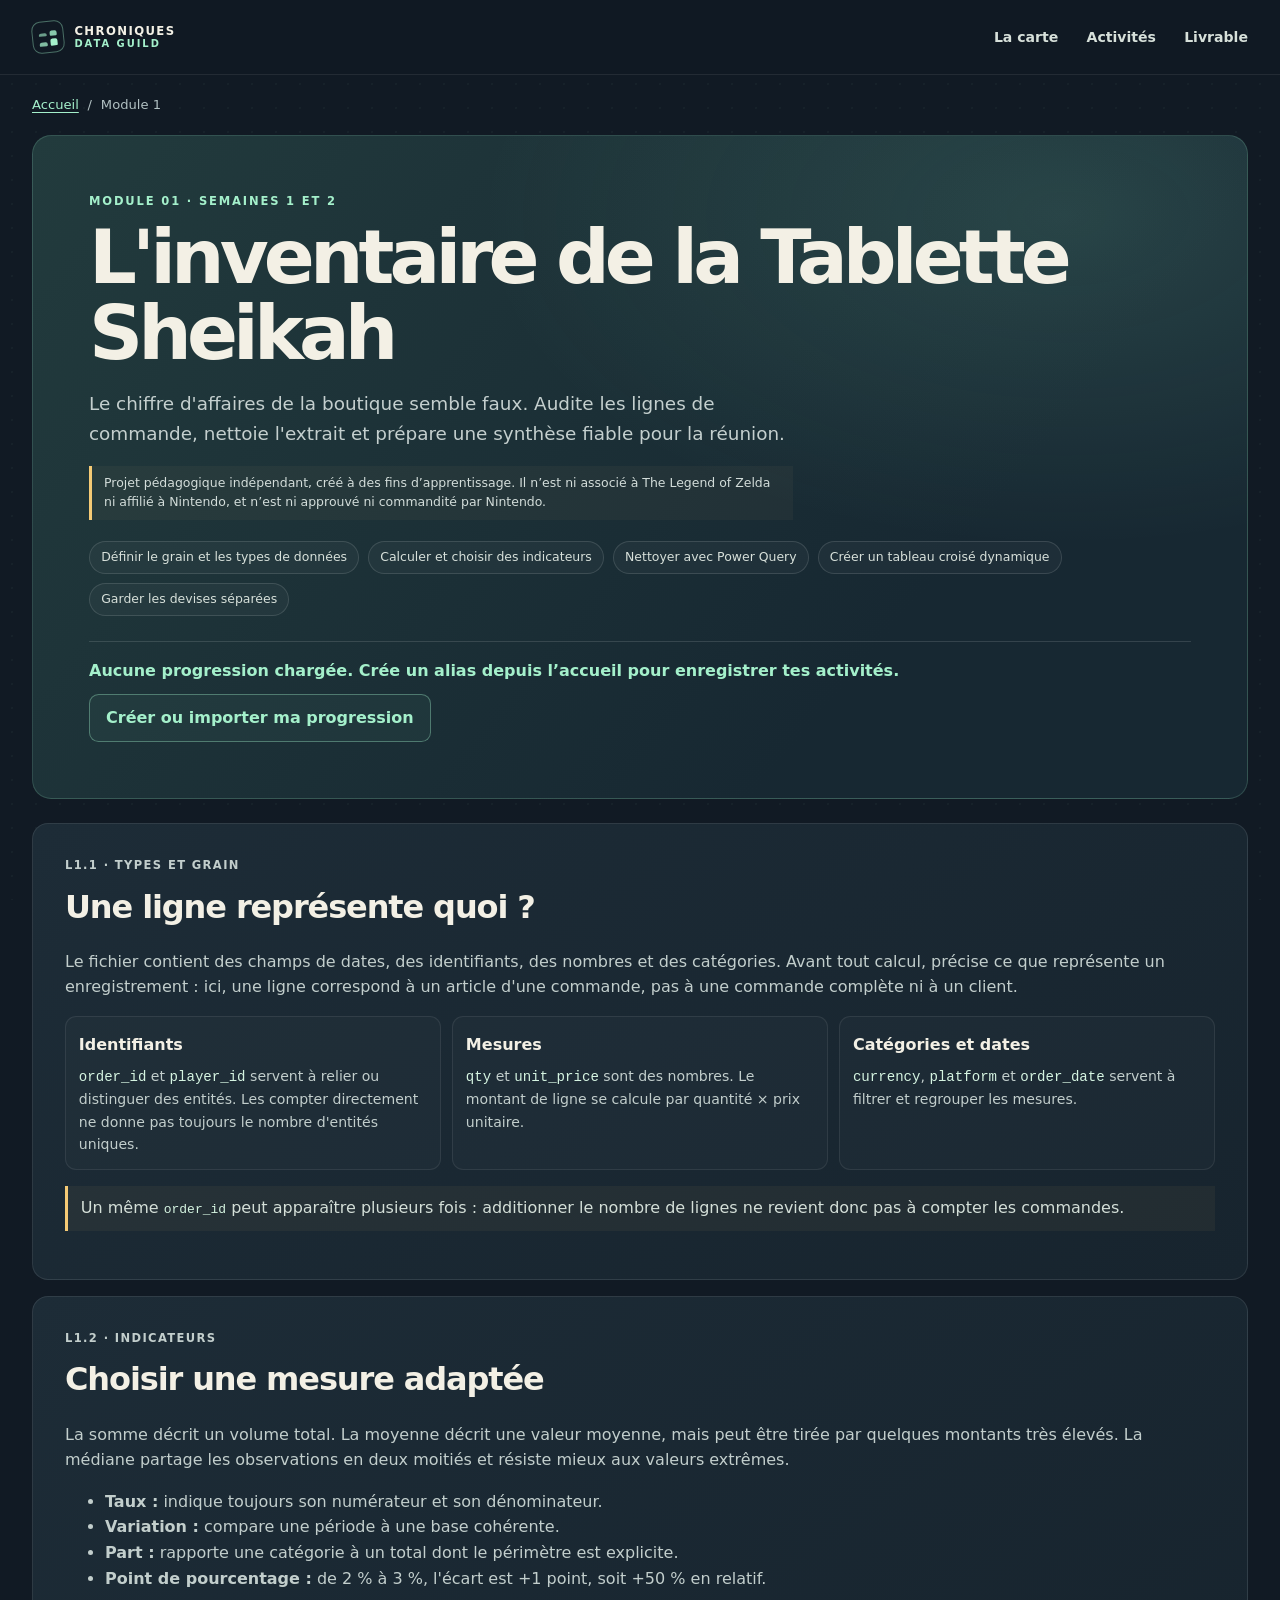
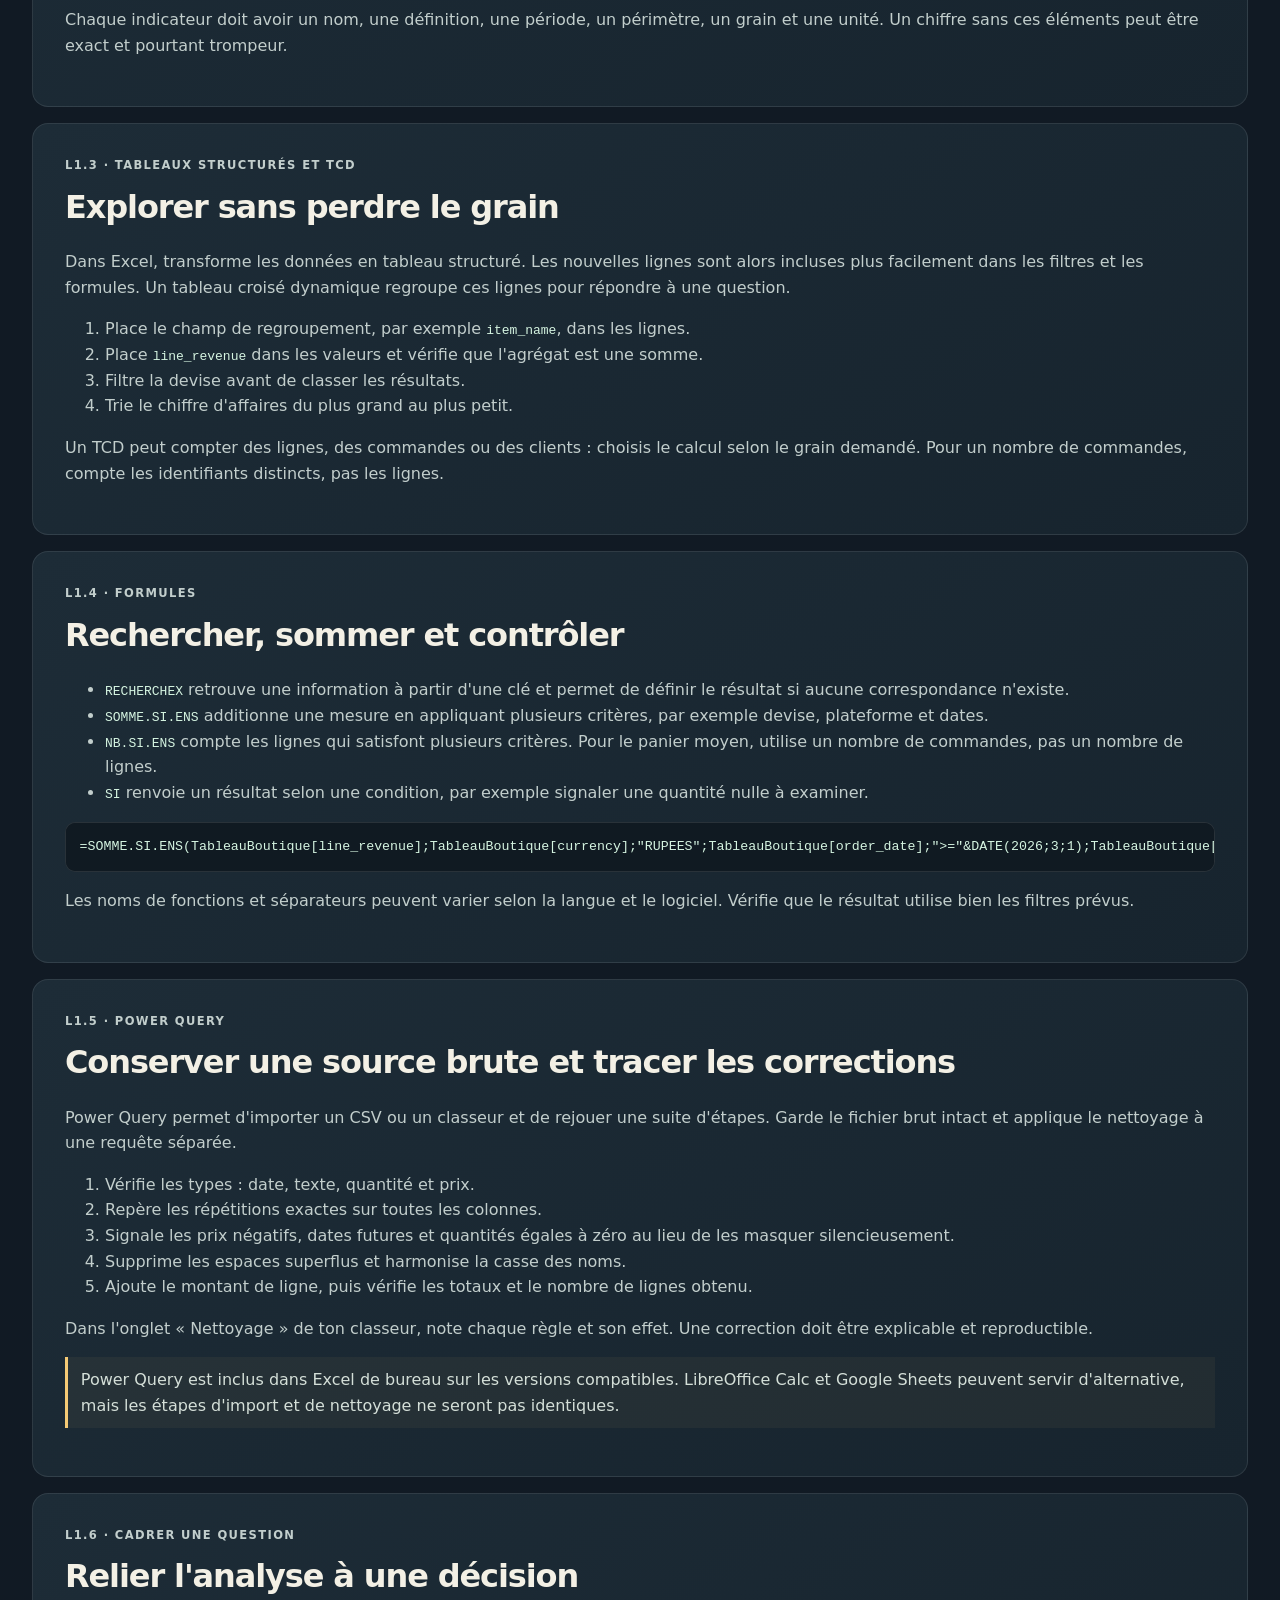
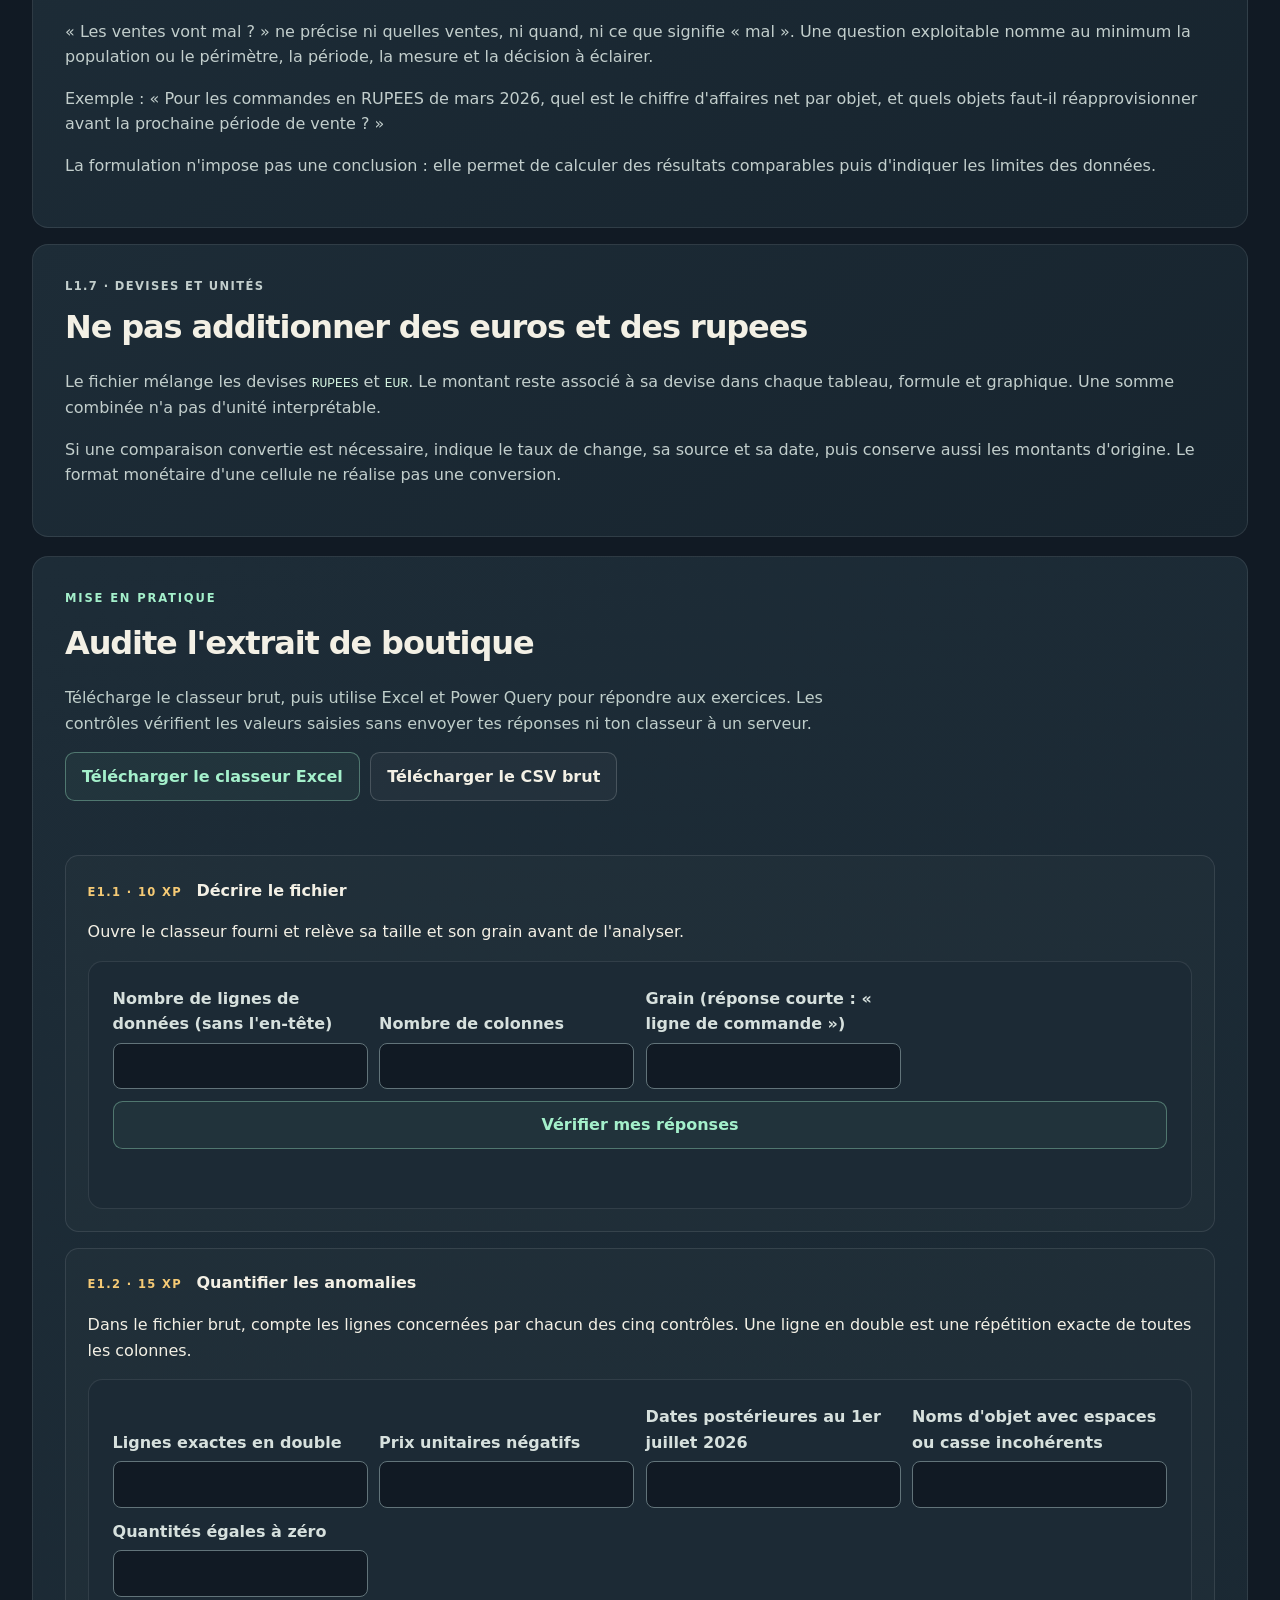
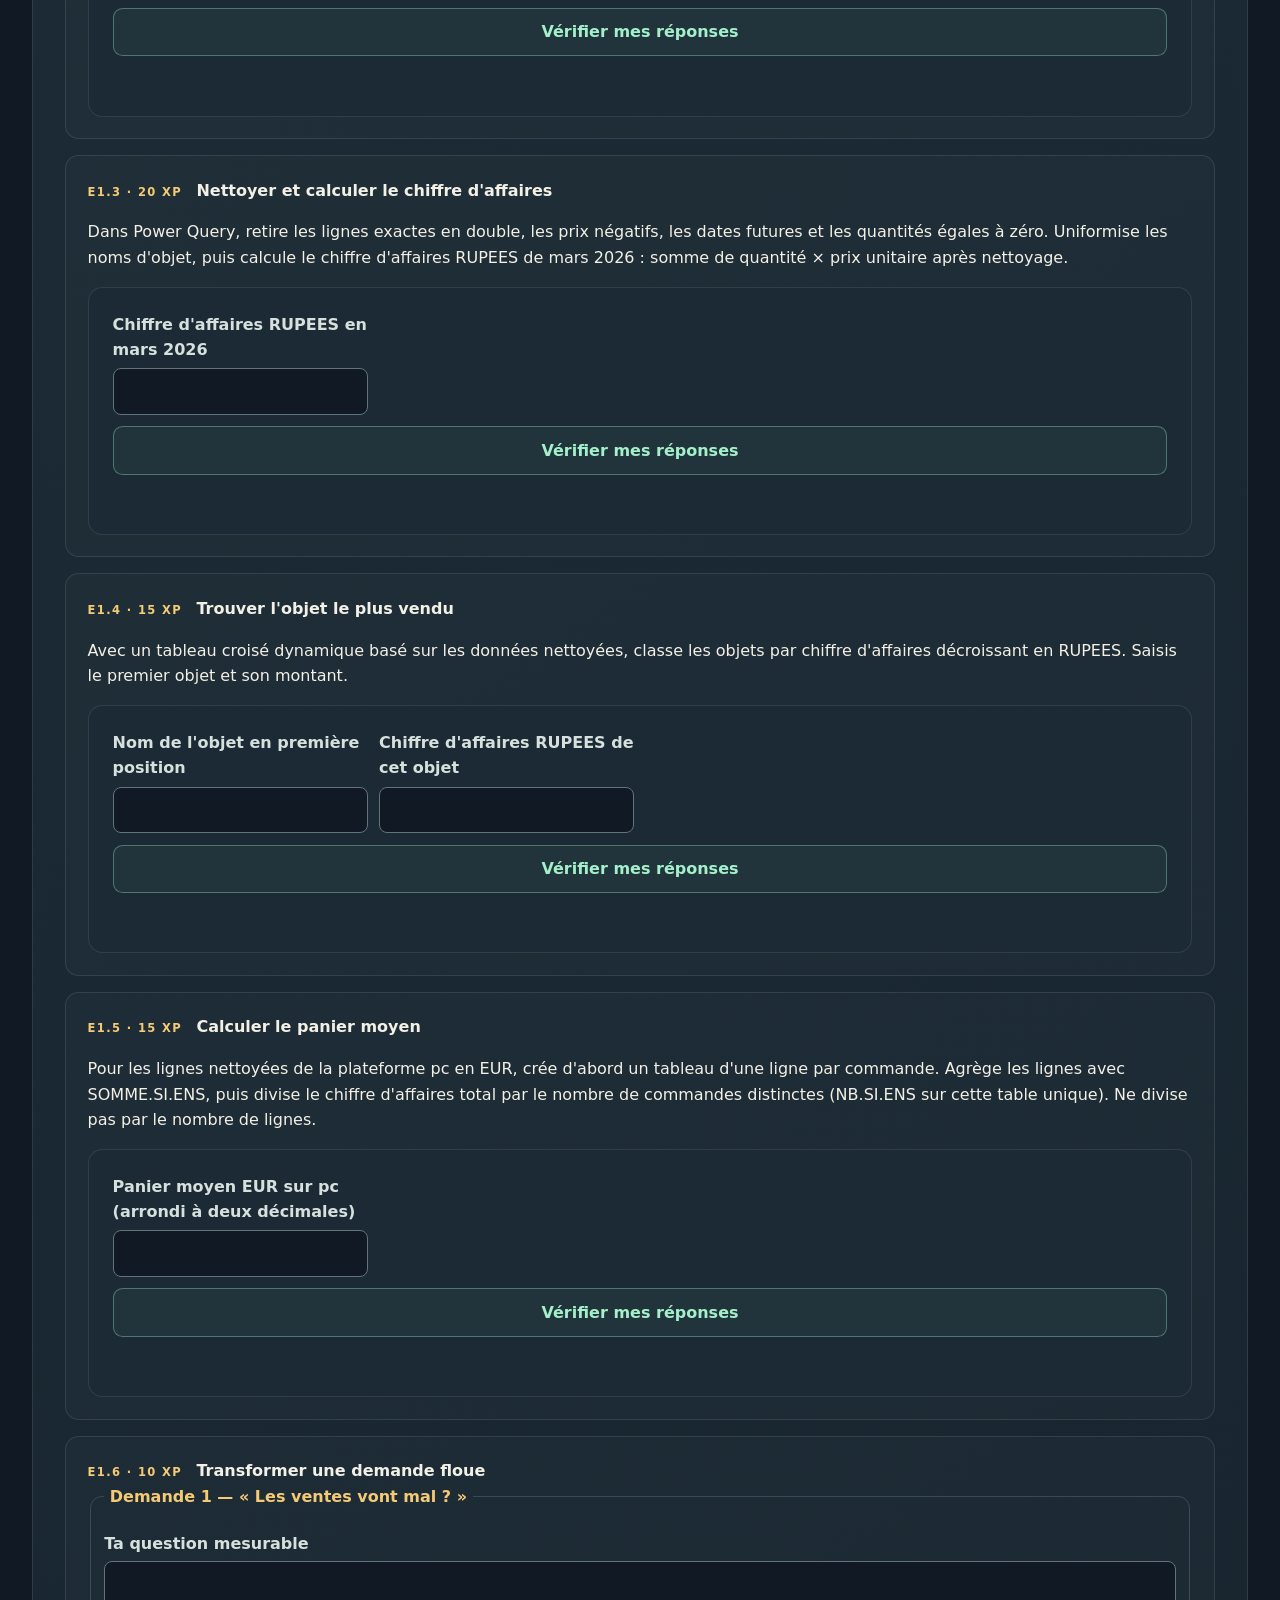
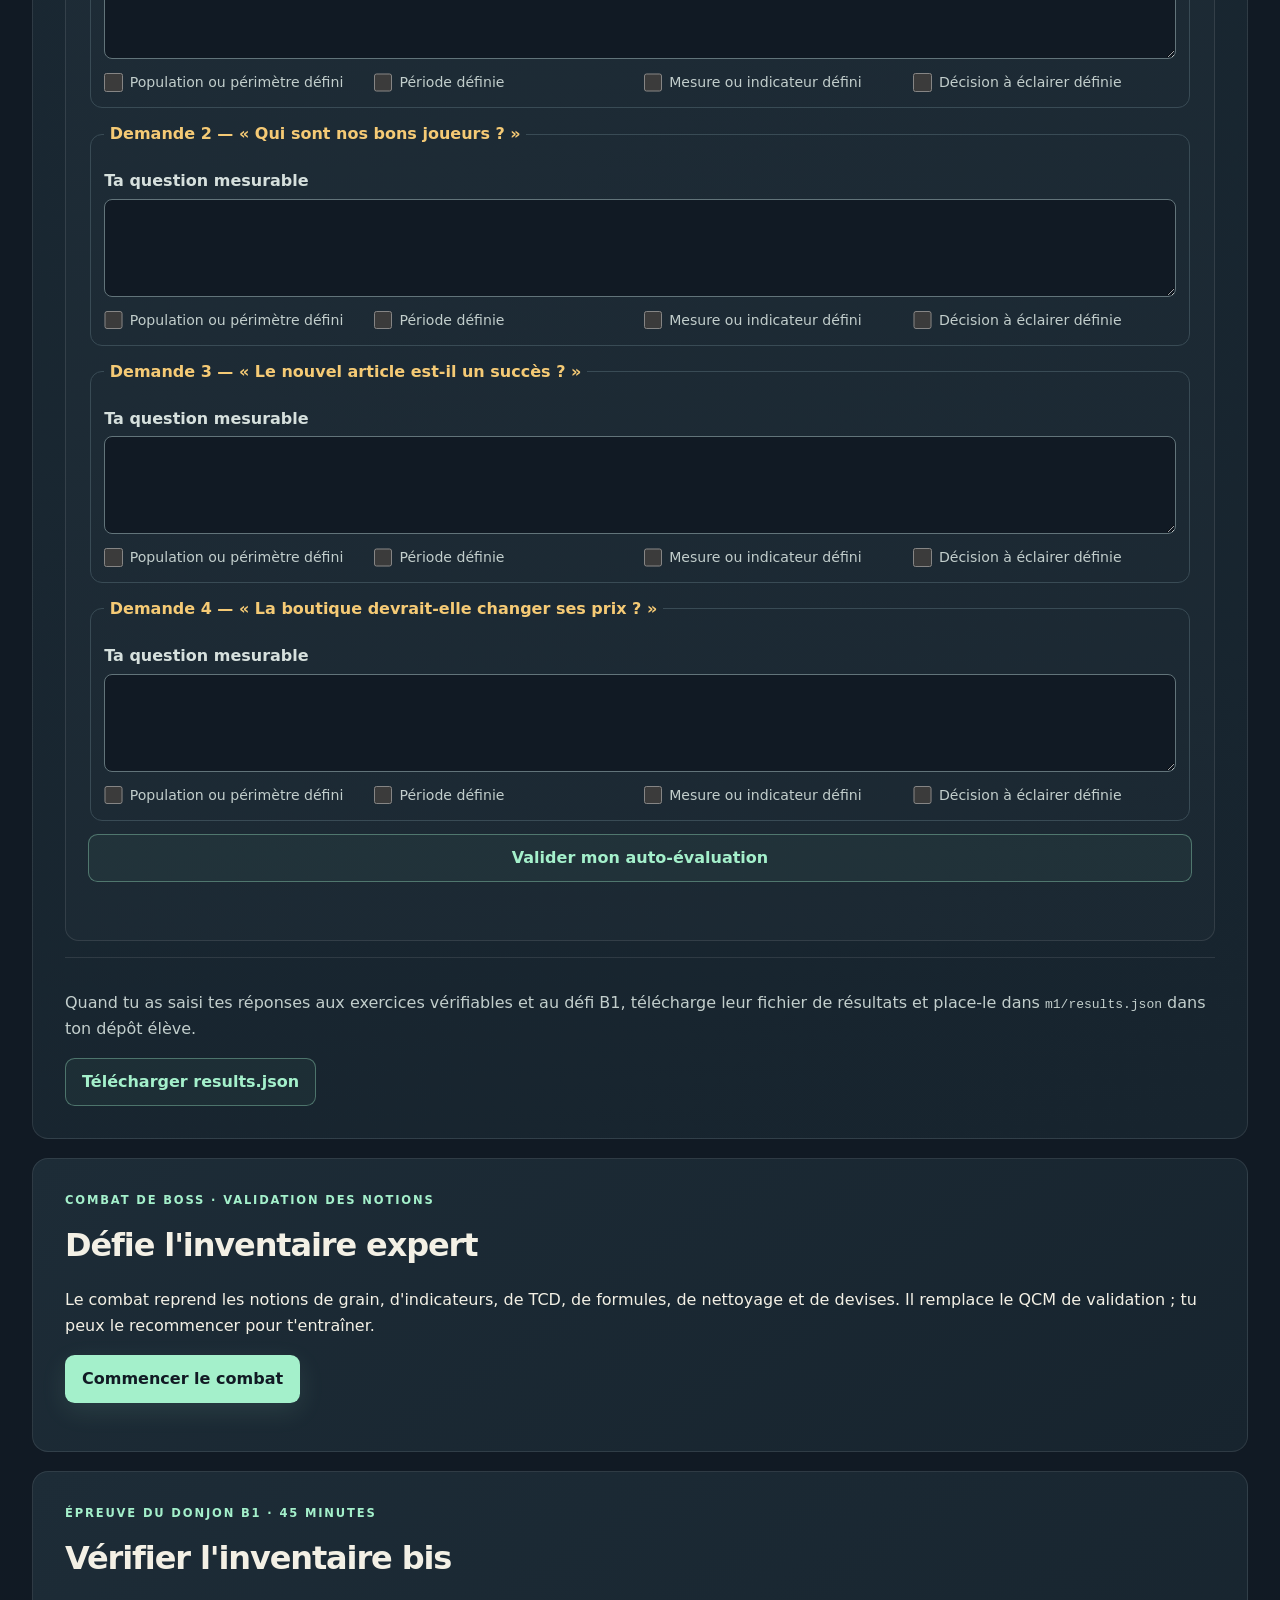
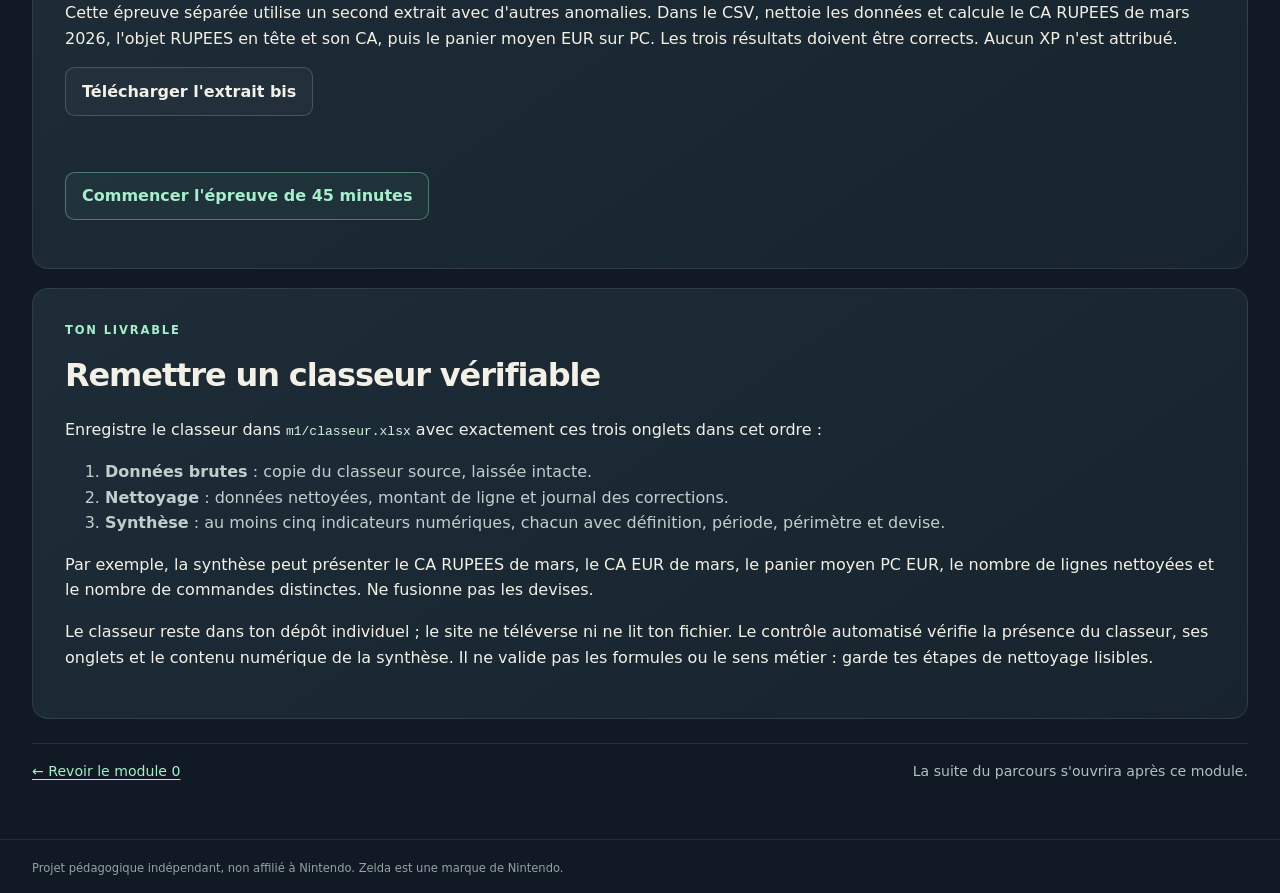
<file: course/modules/m1-inventaire/index.html>
<!doctype html>
<html lang="fr">
<head>
  <meta charset="utf-8">
  <meta name="viewport" content="width=device-width, initial-scale=1">
  <meta name="description" content="Audite un extrait de commandes, nettoie ses anomalies et construis une synthèse dans un tableur.">
  <title>M1 — L'inventaire de la Tablette Sheikah | Chroniques d'Hyrule Analytics</title>
  <link rel="stylesheet" href="../../assets/css/site.css">
  <link rel="stylesheet" href="../m0-eveil/module.css">
  <link rel="stylesheet" href="./module.css">
  <script type="module" src="./module.js"></script>
</head>
<body>
  <a class="skip-link" href="#contenu">Aller au contenu principal</a>
  <header class="site-header">
    <a class="brand" href="../../index.html" aria-label="Chroniques d'Hyrule Analytics, accueil">
      <span class="brand-mark" aria-hidden="true"><i></i><i></i><i></i><i></i></span>
      <span>CHRONIQUES <b>DATA GUILD</b></span>
    </a>
    <nav aria-label="Navigation principale">
      <a href="../../index.html#parcours">La carte</a>
      <a href="#activites">Activités</a>
      <a href="#livrable">Livrable</a>
    </nav>
  </header>

  <main id="contenu" class="module-main">
    <nav class="breadcrumbs" aria-label="Fil d'Ariane">
      <a href="../../index.html">Accueil</a><span aria-hidden="true">/</span><span aria-current="page">Module 1</span>
    </nav>

    <section class="module-hero" aria-labelledby="module-title">
      <p class="eyebrow">MODULE 01 · SEMAINES 1 ET 2</p>
      <h1 id="module-title">L'inventaire de la Tablette Sheikah</h1>
      <p class="module-lead">Le chiffre d'affaires de la boutique semble faux. Audite les lignes de commande, nettoie l'extrait et prépare une synthèse fiable pour la réunion.</p>
      <p class="project-disclaimer">Projet pédagogique indépendant, créé à des fins d’apprentissage. Il n’est ni associé à The Legend of Zelda ni affilié à Nintendo, et n’est ni approuvé ni commandité par Nintendo.</p>
      <ul class="objective-list" aria-label="Objectifs du module">
        <li>Définir le grain et les types de données</li>
        <li>Calculer et choisir des indicateurs</li>
        <li>Nettoyer avec Power Query</li>
        <li>Créer un tableau croisé dynamique</li>
        <li>Garder les devises séparées</li>
      </ul>
      <div class="module-save">
        <p id="module-progress" role="status" aria-live="polite">Chargement de ta progression…</p>
        <a class="button button--secondary" href="../../index.html#progression">Créer ou importer ma progression</a>
      </div>
    </section>

    <section class="lesson-list" aria-label="Leçons du module">
      <article class="lesson-card" id="L1.1">
        <p class="lesson-number">L1.1 · TYPES ET GRAIN</p>
        <h2>Une ligne représente quoi ?</h2>
        <p>Le fichier contient des champs de dates, des identifiants, des nombres et des catégories. Avant tout calcul, précise ce que représente un enregistrement : ici, une ligne correspond à un article d'une commande, pas à une commande complète ni à un client.</p>
        <div class="format-grid">
          <div><h3>Identifiants</h3><p><code>order_id</code> et <code>player_id</code> servent à relier ou distinguer des entités. Les compter directement ne donne pas toujours le nombre d'entités uniques.</p></div>
          <div><h3>Mesures</h3><p><code>qty</code> et <code>unit_price</code> sont des nombres. Le montant de ligne se calcule par quantité × prix unitaire.</p></div>
          <div><h3>Catégories et dates</h3><p><code>currency</code>, <code>platform</code> et <code>order_date</code> servent à filtrer et regrouper les mesures.</p></div>
        </div>
        <p class="callout">Un même <code>order_id</code> peut apparaître plusieurs fois : additionner le nombre de lignes ne revient donc pas à compter les commandes.</p>
      </article>

      <article class="lesson-card" id="L1.2">
        <p class="lesson-number">L1.2 · INDICATEURS</p>
        <h2>Choisir une mesure adaptée</h2>
        <p>La somme décrit un volume total. La moyenne décrit une valeur moyenne, mais peut être tirée par quelques montants très élevés. La médiane partage les observations en deux moitiés et résiste mieux aux valeurs extrêmes.</p>
        <ul>
          <li><strong>Taux :</strong> indique toujours son numérateur et son dénominateur.</li>
          <li><strong>Variation :</strong> compare une période à une base cohérente.</li>
          <li><strong>Part :</strong> rapporte une catégorie à un total dont le périmètre est explicite.</li>
          <li><strong>Point de pourcentage :</strong> de 2 % à 3 %, l'écart est +1 point, soit +50 % en relatif.</li>
        </ul>
        <p>Chaque indicateur doit avoir un nom, une définition, une période, un périmètre, un grain et une unité. Un chiffre sans ces éléments peut être exact et pourtant trompeur.</p>
      </article>

      <article class="lesson-card" id="L1.3">
        <p class="lesson-number">L1.3 · TABLEAUX STRUCTURÉS ET TCD</p>
        <h2>Explorer sans perdre le grain</h2>
        <p>Dans Excel, transforme les données en tableau structuré. Les nouvelles lignes sont alors incluses plus facilement dans les filtres et les formules. Un tableau croisé dynamique regroupe ces lignes pour répondre à une question.</p>
        <ol>
          <li>Place le champ de regroupement, par exemple <code>item_name</code>, dans les lignes.</li>
          <li>Place <code>line_revenue</code> dans les valeurs et vérifie que l'agrégat est une somme.</li>
          <li>Filtre la devise avant de classer les résultats.</li>
          <li>Trie le chiffre d'affaires du plus grand au plus petit.</li>
        </ol>
        <p>Un TCD peut compter des lignes, des commandes ou des clients : choisis le calcul selon le grain demandé. Pour un nombre de commandes, compte les identifiants distincts, pas les lignes.</p>
      </article>

      <article class="lesson-card" id="L1.4">
        <p class="lesson-number">L1.4 · FORMULES</p>
        <h2>Rechercher, sommer et contrôler</h2>
        <ul>
          <li><code>RECHERCHEX</code> retrouve une information à partir d'une clé et permet de définir le résultat si aucune correspondance n'existe.</li>
          <li><code>SOMME.SI.ENS</code> additionne une mesure en appliquant plusieurs critères, par exemple devise, plateforme et dates.</li>
          <li><code>NB.SI.ENS</code> compte les lignes qui satisfont plusieurs critères. Pour le panier moyen, utilise un nombre de commandes, pas un nombre de lignes.</li>
          <li><code>SI</code> renvoie un résultat selon une condition, par exemple signaler une quantité nulle à examiner.</li>
        </ul>
        <pre><code>=SOMME.SI.ENS(TableauBoutique[line_revenue];TableauBoutique[currency];"RUPEES";TableauBoutique[order_date];"&gt;="&amp;DATE(2026;3;1);TableauBoutique[order_date];"&lt;"&amp;DATE(2026;4;1))</code></pre>
        <p>Les noms de fonctions et séparateurs peuvent varier selon la langue et le logiciel. Vérifie que le résultat utilise bien les filtres prévus.</p>
      </article>

      <article class="lesson-card" id="L1.5">
        <p class="lesson-number">L1.5 · POWER QUERY</p>
        <h2>Conserver une source brute et tracer les corrections</h2>
        <p>Power Query permet d'importer un CSV ou un classeur et de rejouer une suite d'étapes. Garde le fichier brut intact et applique le nettoyage à une requête séparée.</p>
        <ol>
          <li>Vérifie les types : date, texte, quantité et prix.</li>
          <li>Repère les répétitions exactes sur toutes les colonnes.</li>
          <li>Signale les prix négatifs, dates futures et quantités égales à zéro au lieu de les masquer silencieusement.</li>
          <li>Supprime les espaces superflus et harmonise la casse des noms.</li>
          <li>Ajoute le montant de ligne, puis vérifie les totaux et le nombre de lignes obtenu.</li>
        </ol>
        <p>Dans l'onglet « Nettoyage » de ton classeur, note chaque règle et son effet. Une correction doit être explicable et reproductible.</p>
        <p class="callout">Power Query est inclus dans Excel de bureau sur les versions compatibles. LibreOffice Calc et Google Sheets peuvent servir d'alternative, mais les étapes d'import et de nettoyage ne seront pas identiques.</p>
      </article>

      <article class="lesson-card" id="L1.6">
        <p class="lesson-number">L1.6 · CADRER UNE QUESTION</p>
        <h2>Relier l'analyse à une décision</h2>
        <p>« Les ventes vont mal ? » ne précise ni quelles ventes, ni quand, ni ce que signifie « mal ». Une question exploitable nomme au minimum la population ou le périmètre, la période, la mesure et la décision à éclairer.</p>
        <p>Exemple : « Pour les commandes en RUPEES de mars 2026, quel est le chiffre d'affaires net par objet, et quels objets faut-il réapprovisionner avant la prochaine période de vente ? »</p>
        <p>La formulation n'impose pas une conclusion : elle permet de calculer des résultats comparables puis d'indiquer les limites des données.</p>
      </article>

      <article class="lesson-card" id="L1.7">
        <p class="lesson-number">L1.7 · DEVISES ET UNITÉS</p>
        <h2>Ne pas additionner des euros et des rupees</h2>
        <p>Le fichier mélange les devises <code>RUPEES</code> et <code>EUR</code>. Le montant reste associé à sa devise dans chaque tableau, formule et graphique. Une somme combinée n'a pas d'unité interprétable.</p>
        <p>Si une comparaison convertie est nécessaire, indique le taux de change, sa source et sa date, puis conserve aussi les montants d'origine. Le format monétaire d'une cellule ne réalise pas une conversion.</p>
      </article>
    </section>

    <section id="activites" class="activity-section" aria-labelledby="activities-title">
      <p class="eyebrow">MISE EN PRATIQUE</p>
      <h2 id="activities-title">Audite l'extrait de boutique</h2>
      <p class="activity-intro">Télécharge le classeur brut, puis utilise Excel et Power Query pour répondre aux exercices. Les contrôles vérifient les valeurs saisies sans envoyer tes réponses ni ton classeur à un serveur.</p>
      <p class="data-downloads">
        <a class="button button--secondary" href="../../data/excel/boutique_extrait.xlsx" download>Télécharger le classeur Excel</a>
        <a class="button button--quiet" href="../../data/excel/boutique_extrait.csv" download>Télécharger le CSV brut</a>
      </p>
      <p id="module-status" class="module-status" role="status" aria-live="polite"></p>
      <div id="exercise-list"></div>
      <article id="rubric-exercise" class="exercise-card">
        <div class="exercise-heading"><span>E1.6 · 10 XP</span><h3>Transformer une demande floue</h3></div>
        <div id="rubric-root"></div>
      </article>
      <div class="results-export">
        <p>Quand tu as saisi tes réponses aux exercices vérifiables et au défi B1, télécharge leur fichier de résultats et place-le dans <code>m1/results.json</code> dans ton dépôt élève.</p>
        <button id="export-results" class="button button--secondary" type="button">Télécharger results.json</button>
      </div>
    </section>

    <section class="fight-section" aria-labelledby="fight-title">
      <p class="eyebrow">COMBAT DE BOSS · VALIDATION DES NOTIONS</p>
      <h2 id="fight-title">Défie l'inventaire expert</h2>
      <p>Le combat reprend les notions de grain, d'indicateurs, de TCD, de formules, de nettoyage et de devises. Il remplace le QCM de validation ; tu peux le recommencer pour t'entraîner.</p>
      <button id="start-fight" class="button button--primary" type="button">Commencer le combat</button>
      <div id="fight-root" class="fight-root"></div>
    </section>

    <section class="fight-section" aria-labelledby="dungeon-title">
      <p class="eyebrow">ÉPREUVE DU DONJON B1 · 45 MINUTES</p>
      <h2 id="dungeon-title">Vérifier l'inventaire bis</h2>
      <p>Cette épreuve séparée utilise un second extrait avec d'autres anomalies. Dans le CSV, nettoie les données et calcule le CA RUPEES de mars 2026, l'objet RUPEES en tête et son CA, puis le panier moyen EUR sur PC. Les trois résultats doivent être corrects. Aucun XP n'est attribué.</p>
      <a class="button button--quiet" href="../../data/excel/boutique_extrait_boss.csv" download>Télécharger l'extrait bis</a>
      <p id="dungeon-timer" class="dungeon-timer" aria-live="off"></p>
      <button id="start-dungeon" class="button button--secondary" type="button">Commencer l'épreuve de 45 minutes</button>
      <div id="dungeon-root" class="fight-root"></div>
    </section>

    <section id="livrable" class="deliverable-section" aria-labelledby="deliverable-title">
      <p class="eyebrow">TON LIVRABLE</p>
      <h2 id="deliverable-title">Remettre un classeur vérifiable</h2>
      <p>Enregistre le classeur dans <code>m1/classeur.xlsx</code> avec exactement ces trois onglets dans cet ordre :</p>
      <ol>
        <li><strong>Données brutes</strong> : copie du classeur source, laissée intacte.</li>
        <li><strong>Nettoyage</strong> : données nettoyées, montant de ligne et journal des corrections.</li>
        <li><strong>Synthèse</strong> : au moins cinq indicateurs numériques, chacun avec définition, période, périmètre et devise.</li>
      </ol>
      <p>Par exemple, la synthèse peut présenter le CA RUPEES de mars, le CA EUR de mars, le panier moyen PC EUR, le nombre de lignes nettoyées et le nombre de commandes distinctes. Ne fusionne pas les devises.</p>
      <p>Le classeur reste dans ton dépôt individuel ; le site ne téléverse ni ne lit ton fichier. Le contrôle automatisé vérifie la présence du classeur, ses onglets et le contenu numérique de la synthèse. Il ne valide pas les formules ou le sens métier : garde tes étapes de nettoyage lisibles.</p>
    </section>

    <nav class="module-next" aria-label="Navigation entre modules">
      <a href="../m0-eveil/index.html">← Revoir le module 0</a>
      <span>La suite du parcours s'ouvrira après ce module.</span>
    </nav>
  </main>

  <footer class="site-footer">
    <p>Projet pédagogique indépendant, non affilié à Nintendo. Zelda est une marque de Nintendo.</p>
  </footer>
</body>
</html>
</file>
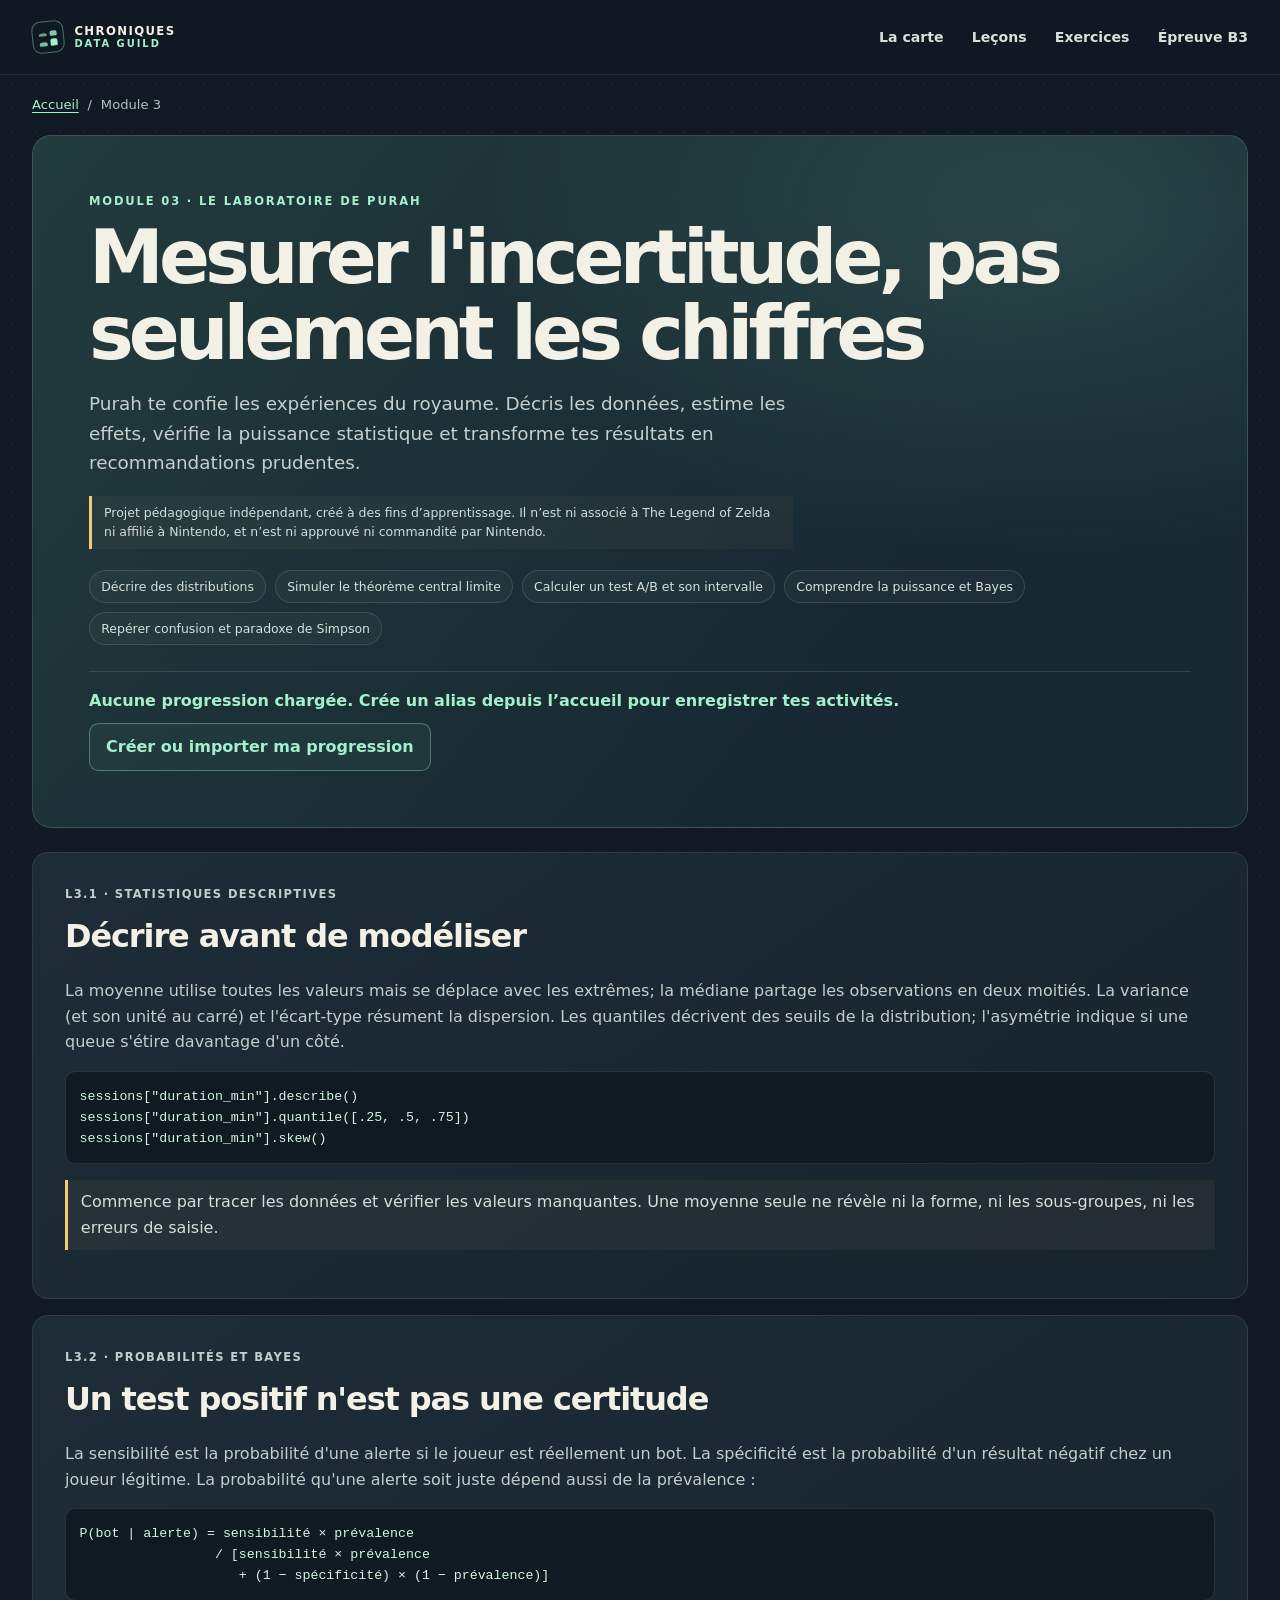
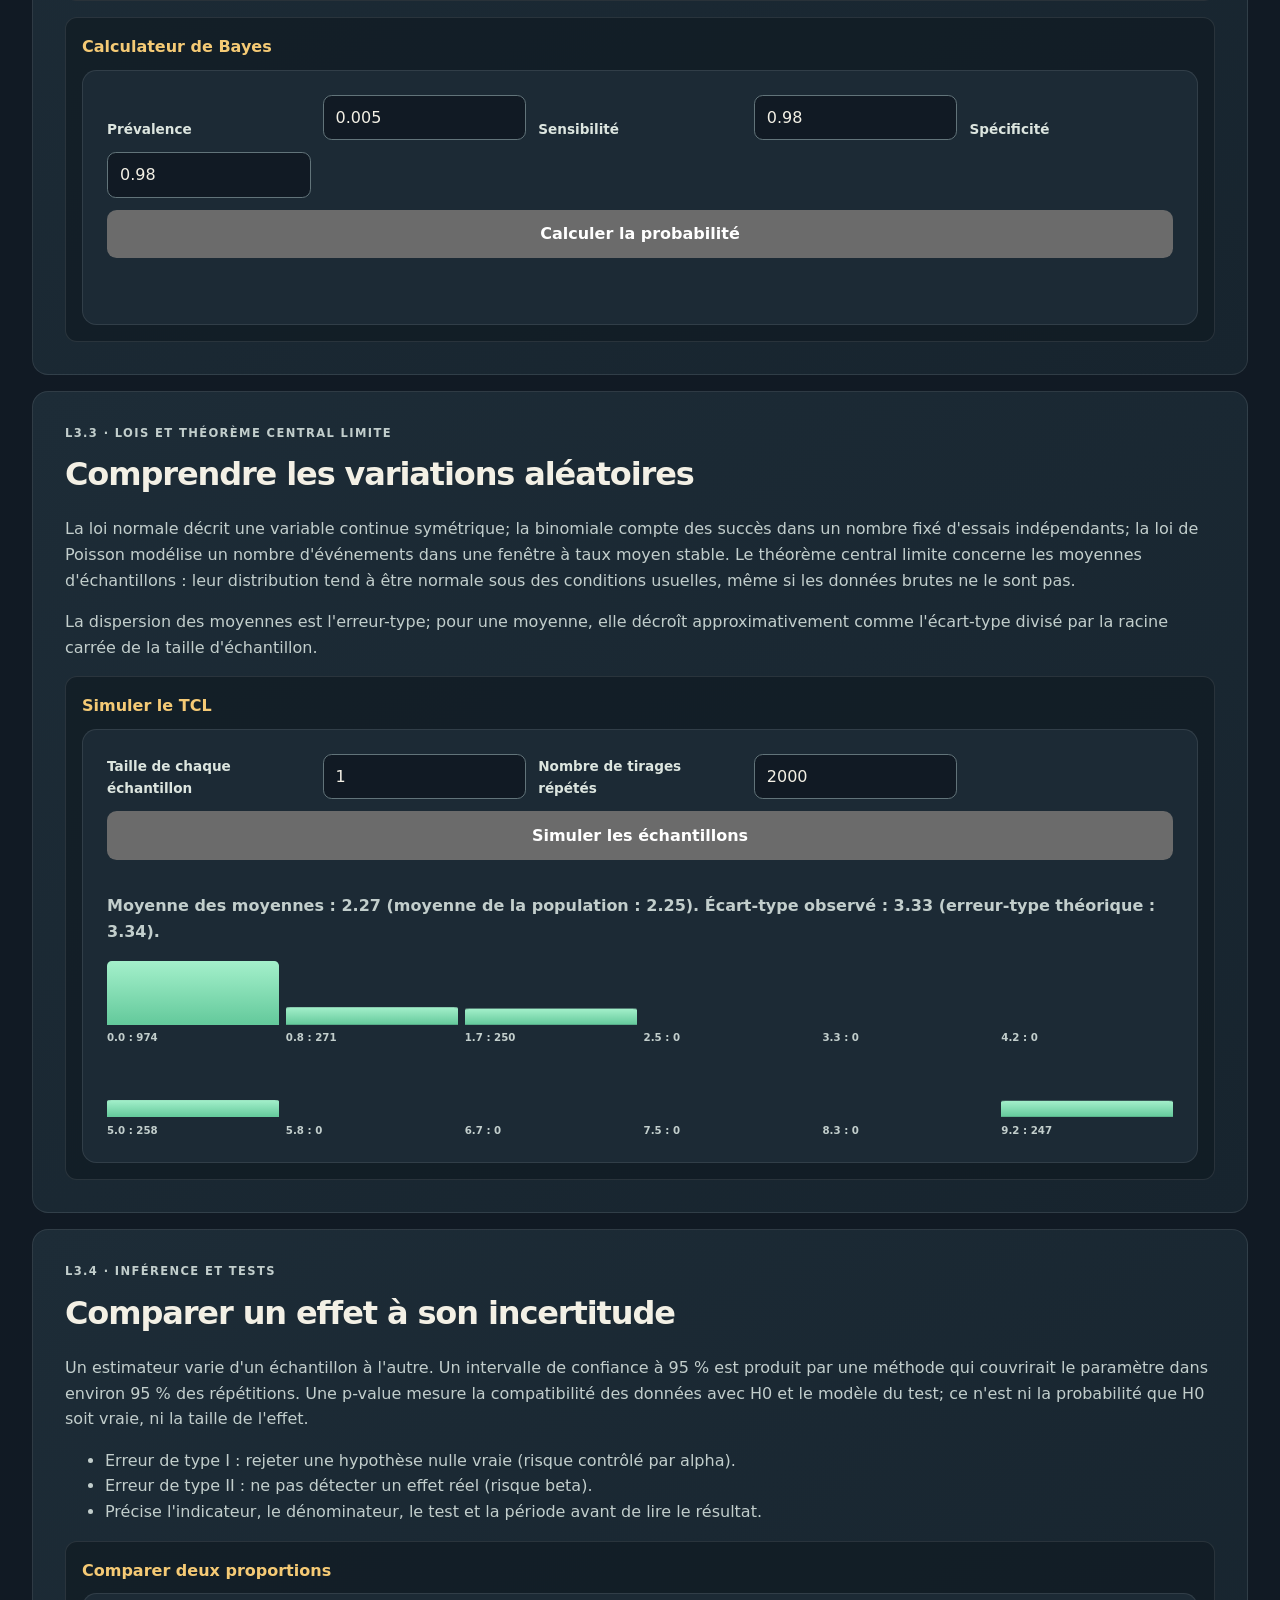
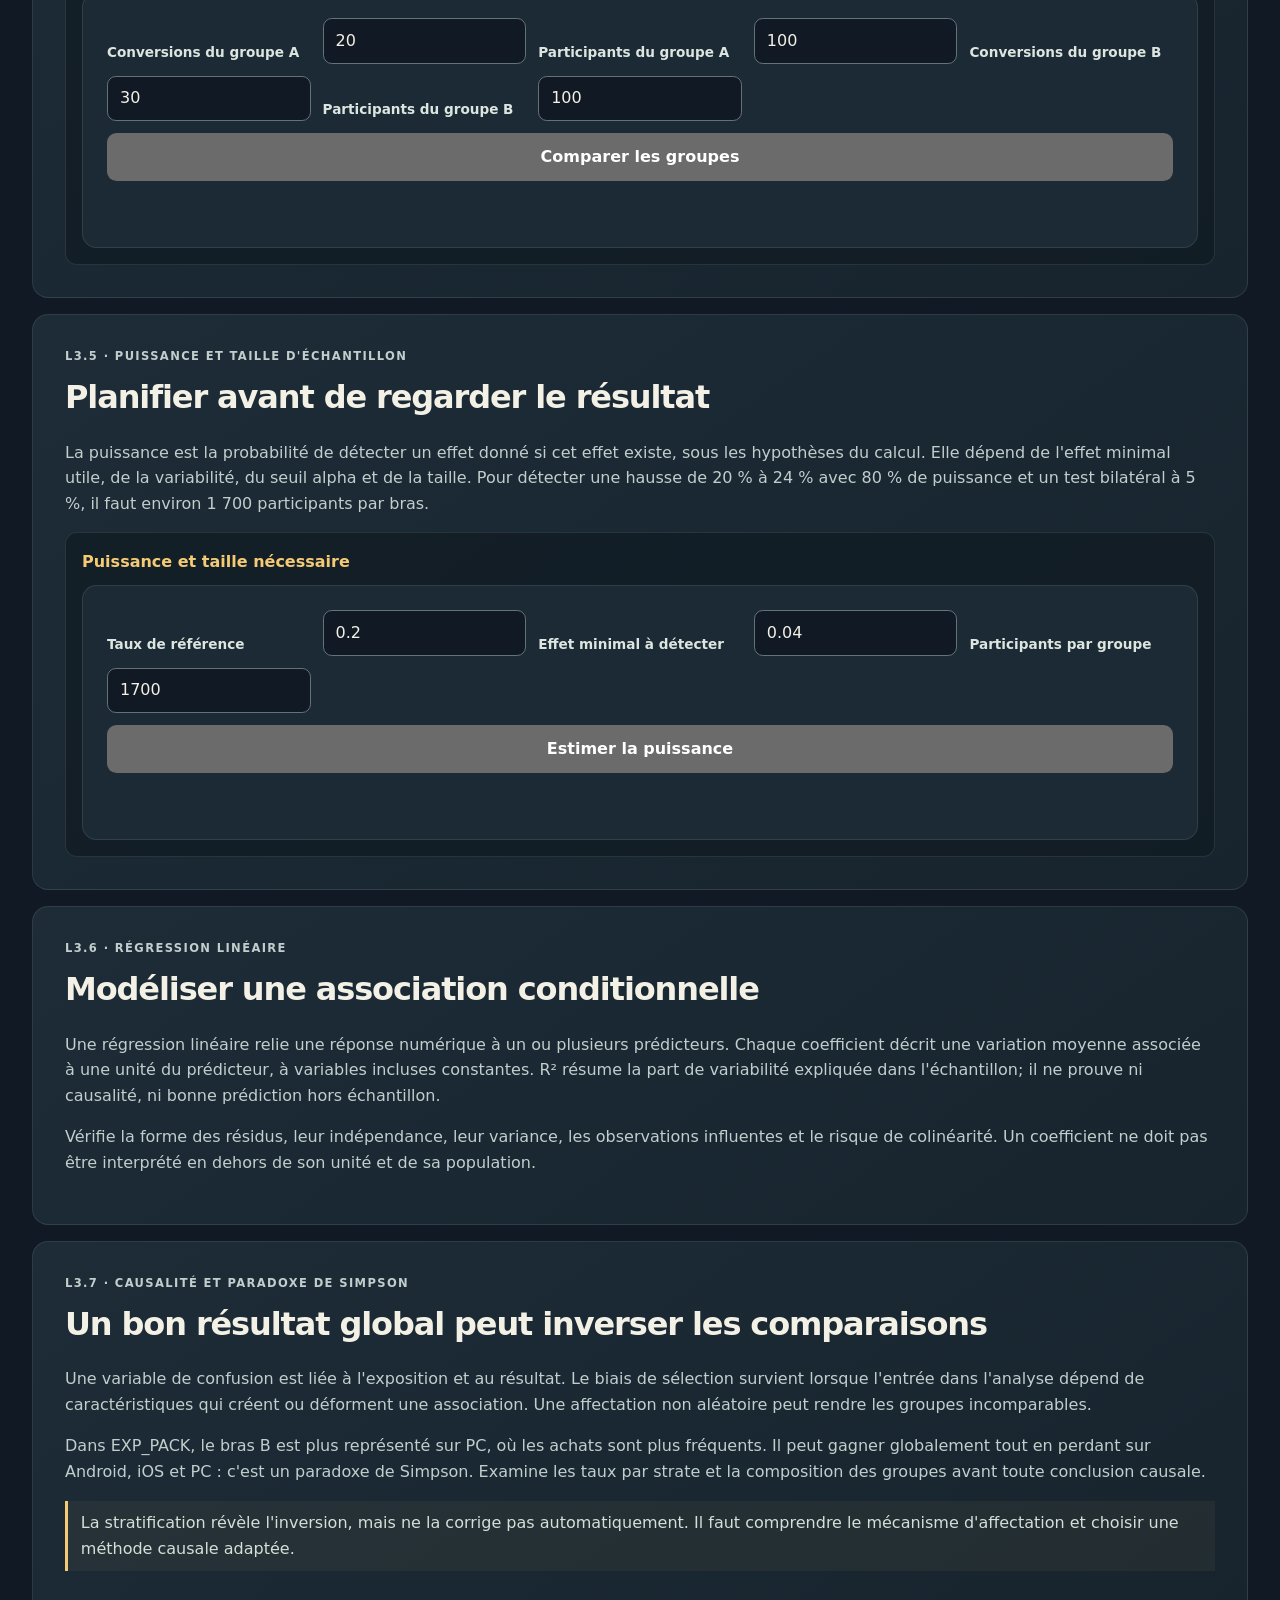
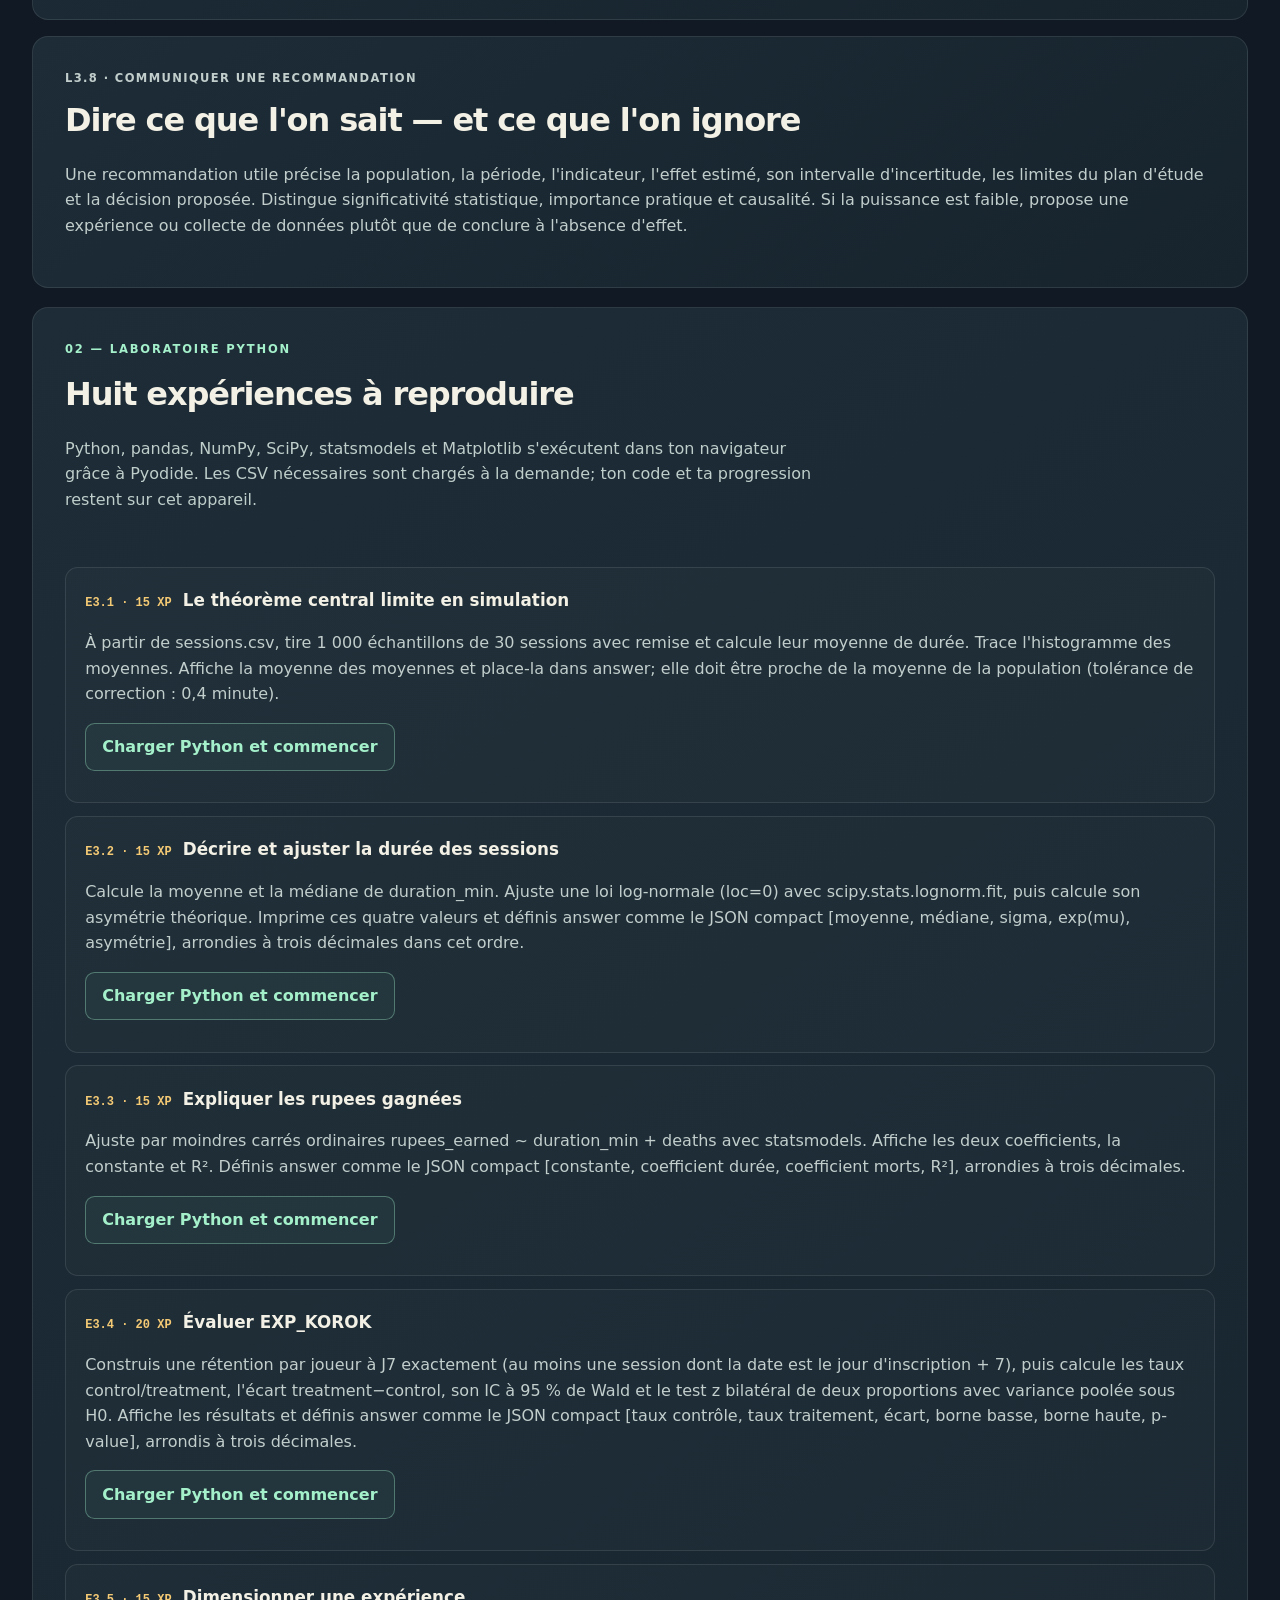
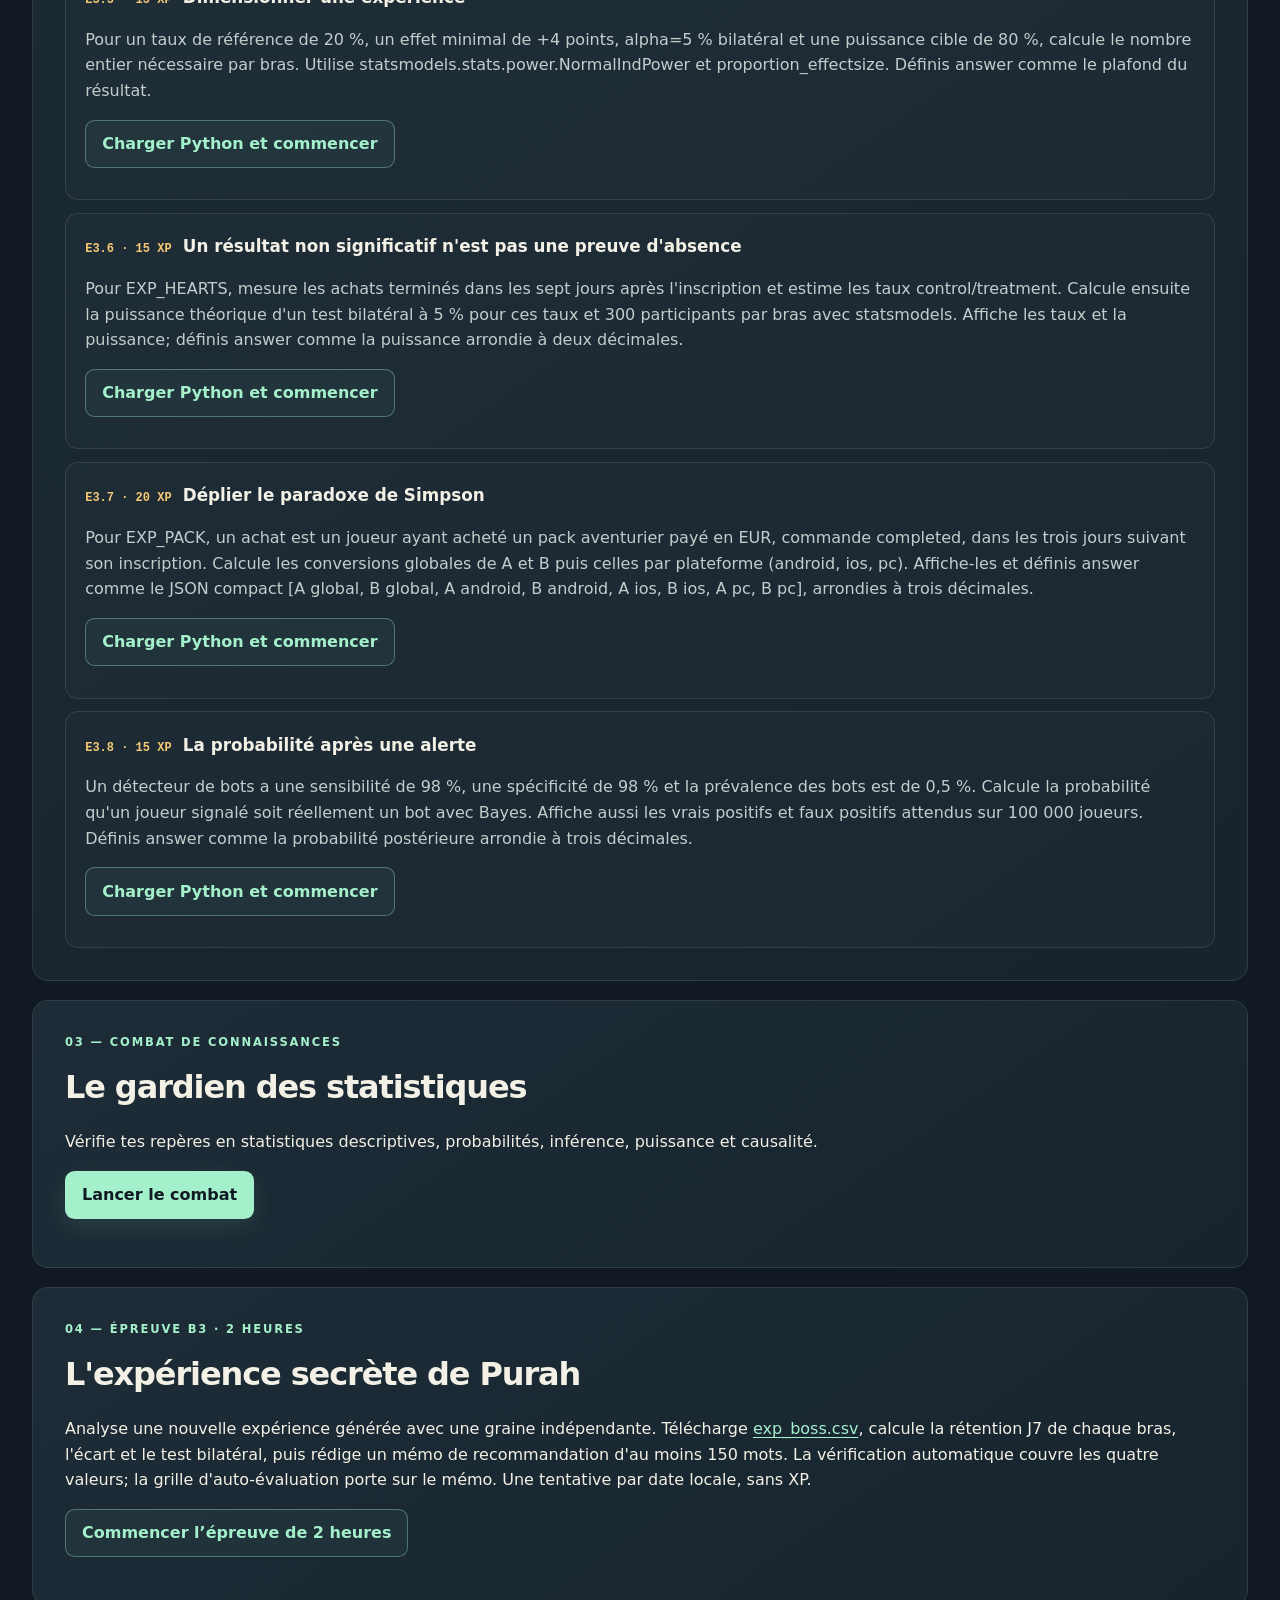
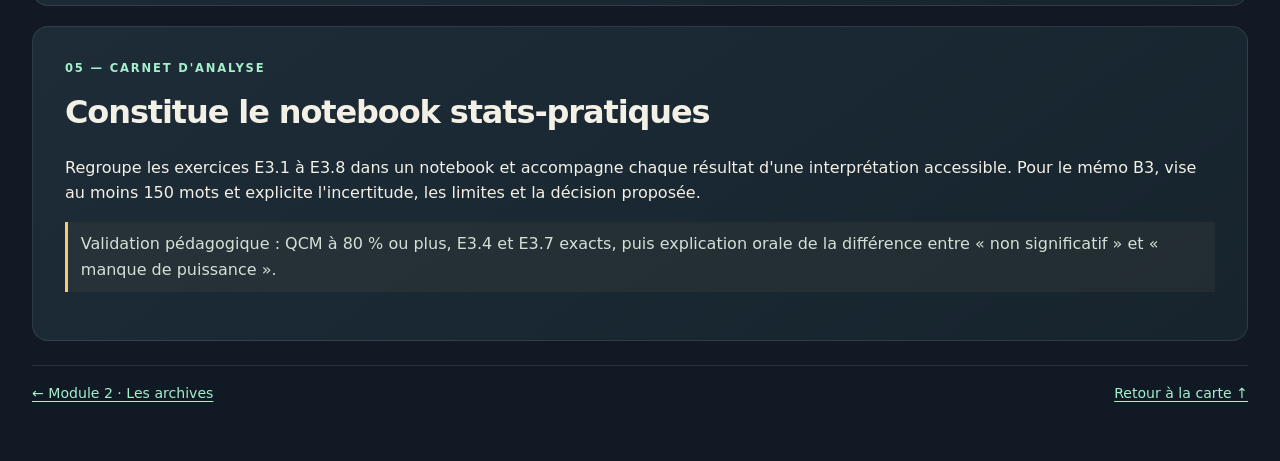
<file: course/modules/m3-laboratoire/index.html>
<!doctype html>
<html lang="fr">
<head>
  <meta charset="utf-8">
  <meta name="viewport" content="width=device-width, initial-scale=1">
  <meta name="description" content="Apprends à décrire les données, tester une expérience et communiquer l'incertitude.">
  <title>M3 — Le laboratoire de Purah | Chroniques d'Hyrule Analytics</title>
  <link rel="stylesheet" href="../../assets/css/site.css">
  <link rel="stylesheet" href="../m0-eveil/module.css">
  <link rel="stylesheet" href="./module.css">
  <script type="module" src="./module.js"></script>
</head>
<body>
  <a class="skip-link" href="#contenu">Aller au contenu principal</a>
  <header class="site-header">
    <a class="brand" href="../../index.html" aria-label="Chroniques d'Hyrule Analytics, accueil">
      <span class="brand-mark" aria-hidden="true"><i></i><i></i><i></i><i></i></span>
      <span>CHRONIQUES <b>DATA GUILD</b></span>
    </a>
    <nav aria-label="Navigation principale">
      <a href="../../index.html#parcours">La carte</a>
      <a href="#lecons">Leçons</a>
      <a href="#activites">Exercices</a>
      <a href="#boss">Épreuve B3</a>
    </nav>
  </header>

  <main id="contenu" class="module-main">
    <nav class="breadcrumbs" aria-label="Fil d'Ariane">
      <a href="../../index.html">Accueil</a><span aria-hidden="true">/</span><span aria-current="page">Module 3</span>
    </nav>

    <section class="module-hero" aria-labelledby="module-title">
      <p class="eyebrow">MODULE 03 · LE LABORATOIRE DE PURAH</p>
      <h1 id="module-title">Mesurer l'incertitude, pas seulement les chiffres</h1>
      <p class="module-lead">Purah te confie les expériences du royaume. Décris les données, estime les effets, vérifie la puissance statistique et transforme tes résultats en recommandations prudentes.</p>
      <p class="project-disclaimer">Projet pédagogique indépendant, créé à des fins d’apprentissage. Il n’est ni associé à The Legend of Zelda ni affilié à Nintendo, et n’est ni approuvé ni commandité par Nintendo.</p>
      <ul class="objective-list" aria-label="Objectifs du module">
        <li>Décrire des distributions</li>
        <li>Simuler le théorème central limite</li>
        <li>Calculer un test A/B et son intervalle</li>
        <li>Comprendre la puissance et Bayes</li>
        <li>Repérer confusion et paradoxe de Simpson</li>
      </ul>
      <div class="module-save">
        <p id="module-progress" role="status" aria-live="polite">Chargement de ta progression…</p>
        <a class="button button--secondary" href="../../index.html#progression">Créer ou importer ma progression</a>
      </div>
    </section>

    <section class="lesson-list" id="lecons" aria-label="Huit leçons de statistiques">
      <article class="lesson-card" id="L3.1">
        <p class="lesson-number">L3.1 · STATISTIQUES DESCRIPTIVES</p>
        <h2>Décrire avant de modéliser</h2>
        <p>La moyenne utilise toutes les valeurs mais se déplace avec les extrêmes; la médiane partage les observations en deux moitiés. La variance (et son unité au carré) et l'écart-type résument la dispersion. Les quantiles décrivent des seuils de la distribution; l'asymétrie indique si une queue s'étire davantage d'un côté.</p>
        <pre><code>sessions["duration_min"].describe()
sessions["duration_min"].quantile([.25, .5, .75])
sessions["duration_min"].skew()</code></pre>
        <p class="callout">Commence par tracer les données et vérifier les valeurs manquantes. Une moyenne seule ne révèle ni la forme, ni les sous-groupes, ni les erreurs de saisie.</p>
      </article>

      <article class="lesson-card" id="L3.2">
        <p class="lesson-number">L3.2 · PROBABILITÉS ET BAYES</p>
        <h2>Un test positif n'est pas une certitude</h2>
        <p>La sensibilité est la probabilité d'une alerte si le joueur est réellement un bot. La spécificité est la probabilité d'un résultat négatif chez un joueur légitime. La probabilité qu'une alerte soit juste dépend aussi de la prévalence :</p>
        <pre><code>P(bot | alerte) = sensibilité × prévalence
                 / [sensibilité × prévalence
                    + (1 − spécificité) × (1 − prévalence)]</code></pre>
        <div class="widget-card"><h3>Calculateur de Bayes</h3><div id="bayes-widget"></div></div>
      </article>

      <article class="lesson-card" id="L3.3">
        <p class="lesson-number">L3.3 · LOIS ET THÉORÈME CENTRAL LIMITE</p>
        <h2>Comprendre les variations aléatoires</h2>
        <p>La loi normale décrit une variable continue symétrique; la binomiale compte des succès dans un nombre fixé d'essais indépendants; la loi de Poisson modélise un nombre d'événements dans une fenêtre à taux moyen stable. Le théorème central limite concerne les moyennes d'échantillons : leur distribution tend à être normale sous des conditions usuelles, même si les données brutes ne le sont pas.</p>
        <p>La dispersion des moyennes est l'erreur-type; pour une moyenne, elle décroît approximativement comme l'écart-type divisé par la racine carrée de la taille d'échantillon.</p>
        <div class="widget-card"><h3>Simuler le TCL</h3><div id="clt-widget"></div></div>
      </article>

      <article class="lesson-card" id="L3.4">
        <p class="lesson-number">L3.4 · INFÉRENCE ET TESTS</p>
        <h2>Comparer un effet à son incertitude</h2>
        <p>Un estimateur varie d'un échantillon à l'autre. Un intervalle de confiance à 95 % est produit par une méthode qui couvrirait le paramètre dans environ 95 % des répétitions. Une p-value mesure la compatibilité des données avec H0 et le modèle du test; ce n'est ni la probabilité que H0 soit vraie, ni la taille de l'effet.</p>
        <ul>
          <li>Erreur de type I : rejeter une hypothèse nulle vraie (risque contrôlé par alpha).</li>
          <li>Erreur de type II : ne pas détecter un effet réel (risque beta).</li>
          <li>Précise l'indicateur, le dénominateur, le test et la période avant de lire le résultat.</li>
        </ul>
        <div class="widget-card"><h3>Comparer deux proportions</h3><div id="ab-widget"></div></div>
      </article>

      <article class="lesson-card" id="L3.5">
        <p class="lesson-number">L3.5 · PUISSANCE ET TAILLE D'ÉCHANTILLON</p>
        <h2>Planifier avant de regarder le résultat</h2>
        <p>La puissance est la probabilité de détecter un effet donné si cet effet existe, sous les hypothèses du calcul. Elle dépend de l'effet minimal utile, de la variabilité, du seuil alpha et de la taille. Pour détecter une hausse de 20 % à 24 % avec 80 % de puissance et un test bilatéral à 5 %, il faut environ 1 700 participants par bras.</p>
        <div class="widget-card"><h3>Puissance et taille nécessaire</h3><div id="power-widget"></div></div>
      </article>

      <article class="lesson-card" id="L3.6">
        <p class="lesson-number">L3.6 · RÉGRESSION LINÉAIRE</p>
        <h2>Modéliser une association conditionnelle</h2>
        <p>Une régression linéaire relie une réponse numérique à un ou plusieurs prédicteurs. Chaque coefficient décrit une variation moyenne associée à une unité du prédicteur, à variables incluses constantes. R² résume la part de variabilité expliquée dans l'échantillon; il ne prouve ni causalité, ni bonne prédiction hors échantillon.</p>
        <p>Vérifie la forme des résidus, leur indépendance, leur variance, les observations influentes et le risque de colinéarité. Un coefficient ne doit pas être interprété en dehors de son unité et de sa population.</p>
      </article>

      <article class="lesson-card" id="L3.7">
        <p class="lesson-number">L3.7 · CAUSALITÉ ET PARADOXE DE SIMPSON</p>
        <h2>Un bon résultat global peut inverser les comparaisons</h2>
        <p>Une variable de confusion est liée à l'exposition et au résultat. Le biais de sélection survient lorsque l'entrée dans l'analyse dépend de caractéristiques qui créent ou déforment une association. Une affectation non aléatoire peut rendre les groupes incomparables.</p>
        <p>Dans EXP_PACK, le bras B est plus représenté sur PC, où les achats sont plus fréquents. Il peut gagner globalement tout en perdant sur Android, iOS et PC : c'est un paradoxe de Simpson. Examine les taux par strate et la composition des groupes avant toute conclusion causale.</p>
        <p class="callout">La stratification révèle l'inversion, mais ne la corrige pas automatiquement. Il faut comprendre le mécanisme d'affectation et choisir une méthode causale adaptée.</p>
      </article>

      <article class="lesson-card" id="L3.8">
        <p class="lesson-number">L3.8 · COMMUNIQUER UNE RECOMMANDATION</p>
        <h2>Dire ce que l'on sait — et ce que l'on ignore</h2>
        <p>Une recommandation utile précise la population, la période, l'indicateur, l'effet estimé, son intervalle d'incertitude, les limites du plan d'étude et la décision proposée. Distingue significativité statistique, importance pratique et causalité. Si la puissance est faible, propose une expérience ou collecte de données plutôt que de conclure à l'absence d'effet.</p>
      </article>
    </section>

    <section class="activity-section" id="activites" aria-labelledby="exercise-title">
      <p class="eyebrow">02 — LABORATOIRE PYTHON</p>
      <h2 id="exercise-title">Huit expériences à reproduire</h2>
      <p class="activity-intro">Python, pandas, NumPy, SciPy, statsmodels et Matplotlib s'exécutent dans ton navigateur grâce à Pyodide. Les CSV nécessaires sont chargés à la demande; ton code et ta progression restent sur cet appareil.</p>
      <p id="module-status" class="module-status" role="status" aria-live="polite"></p>
      <div id="exercise-list" class="m3-exercise-list"><p>Chargement des activités…</p></div>
    </section>

    <section class="activity-section" id="combat" aria-labelledby="fight-title">
      <p class="eyebrow">03 — COMBAT DE CONNAISSANCES</p>
      <h2 id="fight-title">Le gardien des statistiques</h2>
      <p>Vérifie tes repères en statistiques descriptives, probabilités, inférence, puissance et causalité.</p>
      <button id="start-fight" class="button button--primary" type="button">Lancer le combat</button>
      <div id="fight-root" class="fight-root"></div>
    </section>

    <section class="activity-section" id="boss" aria-labelledby="boss-title">
      <p class="eyebrow">04 — ÉPREUVE B3 · 2 HEURES</p>
      <h2 id="boss-title">L'expérience secrète de Purah</h2>
      <p>Analyse une nouvelle expérience générée avec une graine indépendante. Télécharge <a href="../../data/csv/exp_boss.csv">exp_boss.csv</a>, calcule la rétention J7 de chaque bras, l'écart et le test bilatéral, puis rédige un mémo de recommandation d'au moins 150 mots. La vérification automatique couvre les quatre valeurs; la grille d'auto-évaluation porte sur le mémo. Une tentative par date locale, sans XP.</p>
      <button id="start-boss" class="button button--secondary" type="button">Commencer l'épreuve de 2 heures</button>
      <p id="boss-timer" class="boss-timer" role="timer" aria-live="off"></p>
      <div id="boss-root" class="boss-root"></div>
    </section>

    <section class="deliverable-section" id="livrable" aria-labelledby="deliverable-title">
      <p class="eyebrow">05 — CARNET D'ANALYSE</p>
      <h2 id="deliverable-title">Constitue le notebook stats-pratiques</h2>
      <p>Regroupe les exercices E3.1 à E3.8 dans un notebook et accompagne chaque résultat d'une interprétation accessible. Pour le mémo B3, vise au moins 150 mots et explicite l'incertitude, les limites et la décision proposée.</p>
      <p class="callout">Validation pédagogique : QCM à 80 % ou plus, E3.4 et E3.7 exacts, puis explication orale de la différence entre « non significatif » et « manque de puissance ».</p>
    </section>

    <nav class="module-next" aria-label="Navigation entre modules">
      <a href="../m2-archives/index.html">← Module 2 · Les archives</a>
      <a href="../../index.html#parcours">Retour à la carte ↑</a>
    </nav>
  </main>
</body>
</html>
</file>
<file: course/assets/css/site.css>
:root {
  color-scheme: dark;
  --night: #111a24;
  --night-2: #172531;
  --panel: #1c2a35;
  --panel-bright: #243541;
  --paper: #f3f0e5;
  --muted: #b1c0c2;
  --line: #394b55;
  --mint: #a4f0cb;
  --mint-deep: #63c99b;
  --gold: #f5ca75;
  --coral: #ff887a;
  --violet: #c0adff;
  --ink: #111a24;
  font-family: "Segoe UI", "Trebuchet MS", system-ui, sans-serif;
  font-synthesis: none;
  text-rendering: optimizeLegibility;
}

* { box-sizing: border-box; }
html { scroll-behavior: smooth; scroll-padding-top: 5.5rem; }
body { margin: 0; color: var(--paper); background: var(--night); line-height: 1.6; }
body::before { position: fixed; z-index: -1; inset: 0; background-image: radial-gradient(#a4f0cb0a 1px, transparent 1px); background-size: 24px 24px; content: ""; pointer-events: none; }
a { color: var(--mint); text-decoration-thickness: 1px; text-underline-offset: .2em; }
a:hover { color: white; }
button, input, textarea { font: inherit; }
button, .button { display: inline-flex; min-height: 2.8rem; align-items: center; justify-content: center; gap: .55rem; border: 1px solid transparent; border-radius: .6rem; padding: .65rem 1rem; font-weight: 800; text-decoration: none; cursor: pointer; transition: transform .18s ease, box-shadow .18s ease, background-color .18s ease, border-color .18s ease; }
button:hover:not(:disabled), .button:hover { transform: translateY(-2px); }
button:active:not(:disabled), .button:active { transform: translateY(0) scale(.98); }
button:disabled { cursor: not-allowed; opacity: .48; }
:focus-visible { outline: 3px solid var(--gold); outline-offset: 4px; }

.skip-link { position: absolute; z-index: 20; top: .6rem; left: .6rem; transform: translateY(-180%); border-radius: .35rem; padding: .6rem .8rem; color: var(--night); background: var(--mint); }
.skip-link:focus { transform: translateY(0); }
.site-header { position: sticky; z-index: 10; top: 0; display: flex; min-height: 4.7rem; align-items: center; justify-content: space-between; gap: 1.5rem; border-bottom: 1px solid #ffffff14; padding: .65rem max(1.25rem, calc((100vw - 76rem) / 2)); background: #111a24eF; backdrop-filter: blur(16px); }
.brand { display: inline-flex; align-items: center; gap: .65rem; color: var(--paper); font-size: .73rem; font-weight: 900; letter-spacing: .12em; line-height: 1.2; text-decoration: none; }
.brand b { display: block; color: var(--mint); font-size: .62rem; letter-spacing: .2em; }
.brand-mark { display: grid; width: 2rem; height: 2rem; grid-template-columns: repeat(2, 1fr); align-items: end; gap: 3px; border: 1px solid #a4f0cb66; border-radius: .55rem; padding: .35rem; transform: rotate(-6deg); }
.brand-mark i { border-radius: 2px 2px 1px 1px; background: var(--mint); }
.brand-mark i:nth-child(1) { height: 36%; opacity: .62; }
.brand-mark i:nth-child(2) { height: 62%; opacity: .82; }
.brand-mark i:nth-child(3) { height: 52%; opacity: .76; }
.brand-mark i:nth-child(4) { height: 100%; }
.site-header nav { display: flex; align-items: center; gap: clamp(.8rem, 2.2vw, 2rem); }
.site-header nav a { color: #d7e0da; font-size: .88rem; font-weight: 700; text-decoration: none; transition: color .18s ease; }
.site-header nav a:hover { color: var(--mint); }
.site-header nav .nav-cta { border: 1px solid #a4f0cb66; border-radius: 99px; padding: .55rem .85rem; color: var(--mint); }

main { width: min(100% - 2rem, 76rem); margin: 0 auto; }
.hero { position: relative; display: grid; min-height: 37rem; grid-template-columns: 1.1fr .9fr; align-items: center; gap: 2rem; overflow: hidden; border-bottom: 1px solid #ffffff1a; padding: 4.5rem clamp(0rem, 3vw, 2rem) 4rem; }
.hero::before { position: absolute; top: 8%; left: -20%; width: 55rem; height: 40rem; border-radius: 50%; background: radial-gradient(ellipse, #31634f35, transparent 66%); content: ""; pointer-events: none; }
.hero-copy { position: relative; z-index: 1; animation: rise-in .7s both; }
.eyebrow { margin: 0 0 .65rem; color: var(--mint); font-size: .72rem; font-weight: 900; letter-spacing: .16em; text-transform: uppercase; }
.status-pulse { display: inline-block; width: .5rem; height: .5rem; margin-right: .4rem; border-radius: 50%; background: var(--gold); box-shadow: 0 0 0 0 #f5ca756b; animation: pulse 2s infinite; }
.hero h1 { max-width: 11ch; margin: .5rem 0 1.1rem; font-size: clamp(3.2rem, 7vw, 6.4rem); font-weight: 900; letter-spacing: -.075em; line-height: .96; }
h1 em, h2 em { color: var(--mint); font-family: Georgia, serif; font-weight: 500; }
.hero-lead { max-width: 39rem; color: #c4cfce; font-size: clamp(1.05rem, 1.7vw, 1.25rem); }
.project-disclaimer { max-width: 44rem; margin: .8rem 0; border-left: 3px solid var(--gold); padding: .5rem .75rem; color: #d3ddda; background: #f5ca750a; font-size: .78rem; line-height: 1.5; }
.hero-actions { display: flex; flex-wrap: wrap; gap: .7rem; margin-top: 1.75rem; }
.button--primary { color: var(--night); background: var(--mint); box-shadow: 0 8px 26px #a4f0cb1c; }
.button--primary:hover { background: #c5ffdf; box-shadow: 0 12px 30px #a4f0cb30; }
.button--quiet { border-color: #ffffff2b; color: var(--paper); background: #ffffff08; }
.button--secondary { border-color: #a4f0cb5c; color: var(--mint); background: #a4f0cb0b; }
.button--light { color: var(--night); background: var(--paper); }
.hero-facts { display: flex; flex-wrap: wrap; gap: 1.4rem; margin-top: 2.5rem; color: var(--muted); font-size: .78rem; }
.hero-facts span { display: flex; align-items: center; gap: .35rem; }
.hero-facts b { color: var(--gold); font-size: 1.2rem; }
.hero-art { position: relative; width: min(100%, 32rem); height: 27rem; justify-self: end; isolation: isolate; animation: art-arrive 1s .12s both; }
.hero-art::before { position: absolute; inset: 10% 2% 0; z-index: -1; border-radius: 48% 52% 38% 62%; background: linear-gradient(150deg, #253c43, #192831 68%, #14212b); box-shadow: inset 0 0 0 1px #ffffff18, 0 1.5rem 5rem #0005; content: ""; transform: rotate(-7deg); }
.art-orbit { position: absolute; top: 8%; left: 13%; width: 76%; height: 72%; border: 1px solid #a4f0cb45; border-radius: 50%; transform: rotate(-24deg); }
.art-orbit--two { top: 15%; left: 20%; width: 63%; height: 60%; border-color: #f5ca7546; transform: rotate(38deg); }
.art-sun { position: absolute; top: 15%; right: 20%; width: 5.4rem; height: 5.4rem; border-radius: 50%; background: radial-gradient(circle at 35% 35%, #fff0bf, var(--gold) 58%, #e6965e); box-shadow: 0 0 55px #f5ca7550; animation: float 5s ease-in-out infinite; }
.art-peak { position: absolute; right: 4%; bottom: 11%; left: 4%; height: 61%; clip-path: polygon(0 100%, 25% 35%, 38% 58%, 62% 5%, 100% 100%); background: linear-gradient(140deg, #435e59, #243e3f 58%, #172b35); }
.art-peak--back { bottom: 18%; left: 0; height: 57%; opacity: .53; transform: scaleX(-1); }
.art-peak--front { background: linear-gradient(145deg, #2c5850, #1d383d 58%, #172b35); }
.art-chart { position: absolute; right: 24%; bottom: 21%; display: flex; width: 44%; height: 31%; align-items: end; justify-content: center; gap: 7%; border-bottom: 1px solid #a4f0cb88; }
.art-chart span { width: 10%; height: var(--height); border: 1px solid #b5f7d1aa; border-radius: .25rem .25rem 0 0; background: linear-gradient(0deg, #63c99b42, #a4f0cbcc); box-shadow: 0 0 16px #a4f0cb35; animation: bar-appear .8s both; }
.art-chart span:nth-child(2) { animation-delay: .12s; }.art-chart span:nth-child(3) { animation-delay: .2s; }.art-chart span:nth-child(4) { animation-delay: .28s; }.art-chart span:nth-child(5) { animation-delay: .36s; }.art-chart span:nth-child(6) { animation-delay: .44s; }
.art-star { position: absolute; color: var(--gold); font-size: 2rem; text-shadow: 0 0 20px #f5ca7575; animation: twinkle 2.5s ease-in-out infinite alternate; }
.art-star--a { top: 16%; left: 17%; }.art-star--b { top: 45%; right: 9%; color: var(--mint); animation-delay: .8s; }
.art-tag { position: absolute; bottom: 18%; left: 6%; border: 1px solid #ffffff27; border-radius: .7rem; padding: .55rem .8rem; color: var(--paper); background: #16242ce8; font-size: .62rem; font-weight: 900; letter-spacing: .16em; line-height: 1.3; transform: rotate(-8deg); }
.art-tag span { color: var(--gold); }
.scroll-cue { position: absolute; bottom: .9rem; left: 50%; display: flex; align-items: center; gap: .55rem; color: #9caaab; font-size: .72rem; text-decoration: none; transform: translateX(-50%); }
.scroll-cue span { width: 1rem; height: 1.5rem; border: 1px solid #ffffff66; border-radius: 99px; }
.scroll-cue span::after { display: block; width: 3px; height: 3px; margin: .25rem auto; border-radius: 50%; background: var(--mint); content: ""; animation: scroll-dot 1.4s infinite; }

.camp-section, .map-section { padding: 5rem 0; }
.section-title { display: flex; align-items: end; justify-content: space-between; gap: 2rem; margin-bottom: 1.5rem; }
.section-title h2 { margin: .15rem 0; font-size: clamp(2.1rem, 4vw, 3.3rem); letter-spacing: -.055em; line-height: 1.06; }
.section-title > p { max-width: 27rem; margin: 0 0 .25rem; color: var(--muted); font-size: .94rem; }
.camp-grid { display: grid; grid-template-columns: .9fr 1.1fr; gap: 1rem; }
.player-card, .save-card { min-width: 0; border: 1px solid #ffffff16; border-radius: 1rem; padding: clamp(1.15rem, 3vw, 1.7rem); background: linear-gradient(145deg, #1c2b36, #17242e); box-shadow: 0 1rem 2.5rem #0002; }
.player-card { position: relative; overflow: hidden; }
.player-card::after { position: absolute; top: -4rem; right: -5rem; width: 13rem; height: 13rem; border: 1px solid #a4f0cb23; border-radius: 50%; box-shadow: 0 0 0 1.5rem #a4f0cb08, 0 0 0 3rem #a4f0cb05; content: ""; pointer-events: none; }
.player-card__top, .save-card__heading { display: flex; align-items: center; gap: .9rem; }
.avatar { display: grid; width: 3.6rem; height: 3.6rem; flex: 0 0 auto; place-items: center; border: 1px solid #f5ca7582; border-radius: 1rem; color: var(--gold); background: linear-gradient(145deg, #f5ca7528, #f5ca7508); font-size: 1.6rem; transform: rotate(-4deg); }
.avatar span { animation: twinkle 2s infinite alternate; }
.player-card h3, .save-card h3 { margin: 0; font-size: 1.1rem; }
.player-card .eyebrow, .save-card .eyebrow { margin-bottom: .15rem; }
.level-chip { display: inline-block; margin-top: .3rem; border: 1px solid #c0adff54; border-radius: 99px; padding: .1rem .5rem; color: var(--violet); background: #c0adff0d; font-size: .67rem; font-weight: 800; }
.xp-heading { display: flex; justify-content: space-between; margin: 1.45rem 0 .35rem; color: #d4dfd9; font-size: .82rem; }
.xp-heading strong { color: var(--gold); }
progress { display: block; width: 100%; height: .72rem; overflow: hidden; border: 0; border-radius: 99px; background: #111a24; accent-color: var(--mint-deep); }
progress::-webkit-progress-bar { border-radius: 99px; background: #111a24; }
progress::-webkit-progress-value { border-radius: 99px; background: linear-gradient(90deg, var(--mint-deep), var(--mint)); transition: width .6s ease; }
progress::-moz-progress-bar { border-radius: 99px; background: linear-gradient(90deg, var(--mint-deep), var(--mint)); }
.microcopy { margin: .4rem 0 1rem; color: #91a2a3; font-size: .74rem; }
.player-card__stats { display: grid; grid-template-columns: 1fr 1fr; gap: .65rem; border-top: 1px solid #ffffff18; padding-top: .8rem; }
.player-card__stats div { display: grid; grid-template-columns: 1.6rem 1fr; align-items: center; }
.player-card__stats b { font-size: .9rem; }
.player-card__stats small { grid-column: 2; color: var(--muted); font-size: .68rem; }
.stat-icon { grid-row: span 2; font-size: 1.2rem; }.stat-icon--heart { color: var(--coral); }.stat-icon--badge { color: var(--gold); }
.save-icon { display: grid; width: 2.6rem; height: 2.6rem; place-items: center; border: 1px solid #a4f0cb44; border-radius: .7rem; color: var(--mint); background: #a4f0cb0d; font-size: 1.2rem; }
.progress-form { margin-top: 1.2rem; }.progress-form label { display: block; margin-bottom: .4rem; color: #dce5df; font-size: .8rem; font-weight: 700; }
.form-row { display: flex; flex-wrap: wrap; gap: .55rem; }
.form-row input, .widget-form input { min-width: 0; min-height: 2.8rem; flex: 1; border: 1px solid #62747a; border-radius: .55rem; padding: .55rem .75rem; color: var(--paper); background: #111a24; }
.form-row input::placeholder { color: #819192; }
.progress-actions { display: flex; flex-wrap: wrap; gap: .55rem; margin-top: .65rem; }
.progress-actions .button { min-height: 2.45rem; padding: .45rem .75rem; font-size: .8rem; }
.file-button { cursor: pointer; }
.progress-summary { margin: 1rem 0 .25rem; border-left: 2px solid var(--gold); padding-left: .65rem; color: #bac8c5; font-size: .78rem; }
.site-status { min-height: 1.3rem; margin: .35rem 0 0; color: var(--mint); font-size: .76rem; }

.map-section { position: relative; border-top: 1px solid #ffffff19; }
.map-section::before { position: absolute; inset: 8rem 0 auto; height: 35rem; background: radial-gradient(ellipse, #283c3e55, transparent 65%); content: ""; pointer-events: none; }
.section-title--map, .map-legend, .journey-map { position: relative; }
.map-legend { display: flex; flex-wrap: wrap; align-items: center; gap: 1.2rem; margin: 1.5rem 0 2rem; color: var(--muted); font-size: .75rem; }
.map-legend > span { display: inline-flex; align-items: center; gap: .4rem; }
.legend-dot { width: .55rem; height: .55rem; border-radius: 50%; }.legend-dot--active { background: var(--mint); box-shadow: 0 0 12px #a4f0cb9c; }.legend-dot--locked { border: 1px solid #829094; background: #556267; }
.map-legend__note { margin-left: auto; color: #94a4a4; }
.journey-map { display: grid; grid-template-columns: repeat(3, minmax(0, 1fr)); gap: 1.1rem; margin: 0; padding: 0; list-style: none; }
.map-node { position: relative; min-width: 0; animation: rise-in .55s both; }.map-node:nth-child(2) { animation-delay: .04s; }.map-node:nth-child(3) { animation-delay: .08s; }.map-node:nth-child(4) { animation-delay: .12s; }.map-node:nth-child(5) { animation-delay: .16s; }.map-node:nth-child(6) { animation-delay: .2s; }
.region-card { position: relative; min-height: 18.5rem; overflow: hidden; border: 1px solid #ffffff17; border-radius: .95rem; padding: 1rem; background: linear-gradient(150deg, #22343e, #182630); transition: transform .28s ease, border-color .28s ease, box-shadow .28s ease, filter .28s ease; }
.region-card::after { position: absolute; top: 40%; right: -25%; width: 9rem; height: 9rem; border: 1px solid #ffffff0d; border-radius: 50%; box-shadow: 0 0 0 1.2rem #ffffff04, 0 0 0 2.4rem #ffffff03; content: ""; }
.map-node--ready .region-card { border-color: #a4f0cb6e; background: linear-gradient(150deg, #24453e, #1b302f 70%, #1a2831); box-shadow: 0 0 0 1px #a4f0cb13, 0 1rem 2.5rem #0003; }
.map-node--ready .region-card:hover { border-color: var(--mint); box-shadow: 0 0 26px #a4f0cb23, 0 1.2rem 2.5rem #0004; transform: translateY(-5px); }
.map-node--locked .region-card { filter: saturate(.55); }
.region-card__top, .region-card__footer { position: relative; z-index: 1; display: flex; align-items: center; justify-content: space-between; gap: .5rem; }
.region-number, .region-state, .region-card__footer { color: #a7b6b5; font-size: .62rem; font-weight: 900; letter-spacing: .11em; }
.region-state { display: inline-flex; align-items: center; gap: .35rem; }.region-state i { width: .4rem; height: .4rem; border-radius: 50%; background: #849191; }
.map-node--ready .region-state { color: var(--gold); }.map-node--ready .region-state i { background: var(--gold); box-shadow: 0 0 9px #f5ca75aa; }
.map-node--completed .region-card { border-color: #a4f0cb99; box-shadow: 0 0 20px #a4f0cb18; }
.map-node--completed .region-state { color: var(--mint); }
.map-node--completed .region-state::after { content: " · TERMINÉE"; }
.map-node--completed .region-state i { background: var(--mint); box-shadow: 0 0 10px #a4f0cb; }
.region-icon { position: relative; z-index: 1; display: grid; width: 3.35rem; height: 3.35rem; place-items: center; margin: 1.15rem 0 .8rem; border: 1px solid #a4f0cb27; border-radius: 1rem; color: var(--mint); background: #a4f0cb0b; font-size: 1.65rem; }
.region-icon--zero { position: relative; border-color: #f5ca7565; color: var(--gold); background: #f5ca7512; font-size: 1.4rem; }.region-icon--zero i { position: absolute; top: -.5rem; right: -.45rem; color: var(--gold); font-size: .8rem; animation: twinkle 2s infinite alternate; }
.region-card h3 { position: relative; z-index: 1; margin: 0; font-size: 1.18rem; letter-spacing: -.02em; }
.region-card p { position: relative; z-index: 1; max-width: 24rem; min-height: 3.2rem; margin: .4rem 0 .8rem; color: #aebdbc; font-size: .83rem; line-height: 1.5; }
.region-card__footer { border-top: 1px solid #ffffff16; padding-top: .6rem; color: #91a2a2; font-size: .56rem; }
.region-lock { color: #778587; font-size: 1.1rem; }
.region-card__link { position: relative; z-index: 1; display: inline-flex; gap: .45rem; margin-top: .85rem; font-size: .82rem; font-weight: 800; }
.region-note { position: relative; z-index: 1; display: block; margin-top: .55rem; color: var(--gold); font-size: .67rem; }
.closing-banner { position: relative; overflow: hidden; margin: 1rem 0 4rem; border: 1px solid #a4f0cb31; border-radius: 1.2rem; padding: clamp(2rem, 6vw, 4rem); background: radial-gradient(ellipse at 75% 20%, #8deac528, transparent 50%), linear-gradient(125deg, #233b3e, #172833 70%); text-align: center; }
.closing-banner::before, .closing-banner::after { position: absolute; width: 18rem; height: 18rem; border: 1px solid #a4f0cb12; border-radius: 50%; content: ""; }
.closing-banner::before { top: -13rem; left: -8rem; box-shadow: 0 0 0 1.5rem #a4f0cb05, 0 0 0 3rem #a4f0cb04; }.closing-banner::after { right: -10rem; bottom: -14rem; }
.closing-banner .eyebrow, .closing-banner h2, .closing-banner p, .closing-banner .button, .closing-spark { position: relative; z-index: 1; }
.closing-spark { color: var(--gold); font-size: 1.6rem; animation: twinkle 1.8s infinite alternate; }
.closing-banner h2 { margin: .35rem auto; font-size: clamp(2rem, 4.5vw, 3.5rem); letter-spacing: -.06em; line-height: 1.05; }
.closing-banner > p:not(.eyebrow) { max-width: 34rem; margin: .8rem auto 1.3rem; color: #bfceca; }
.site-footer { display: flex; align-items: center; justify-content: space-between; gap: 1rem; border-top: 1px solid #ffffff16; padding: 1.2rem max(1.25rem, calc((100vw - 76rem) / 2)); color: #93a2a2; font-size: .72rem; }
.site-footer p { margin: 0; }.brand--footer { font-size: .61rem; }.brand--footer .brand-mark { width: 1.65rem; height: 1.65rem; }

.fight-arena { position: relative; isolation: isolate; overflow: hidden; border: 1px solid #ffffff19; border-radius: 1rem; padding: clamp(1rem, 3vw, 1.7rem); background: linear-gradient(145deg, #1c2b36, #17242e); transform-origin: center; }
.fight-arena--hit { animation: camera-hit .42s ease-out; }.fight-arena--hurt { animation: camera-hurt .48s ease-out; }
.fight-meter { margin: .75rem 0; }.fight-meter span { display: block; font-weight: 800; }.fight-meter progress { height: .9rem; }
.fight-question { margin-top: 1.25rem; }.fight-question h3 { margin-bottom: .5rem; color: var(--gold); }
.fight-answers { display: grid; grid-template-columns: auto 1fr; gap: .75rem .6rem; margin: 0 0 1rem; border: 1px solid var(--line); border-radius: .75rem; padding: 1rem; }
.fight-answers legend { grid-column: 1 / -1; padding: 0 .25rem; font-weight: 800; }.fight-answers input { align-self: center; min-width: 1.2rem; min-height: 1.2rem; accent-color: var(--mint-deep); }
.fight-answers label { cursor: pointer; }.fight-answers textarea, .fight-answers input[type="number"] { grid-column: 1 / -1; width: 100%; min-height: 2.75rem; border: 1px solid #62747a; border-radius: .5rem; padding: .6rem; color: var(--paper); background: var(--night); }
.fight-live { min-height: 1.5rem; color: var(--mint); font-weight: 800; }.fight-feedback { position: relative; z-index: 1; border-left: 3px solid var(--mint); padding: .65rem .8rem; background: #a4f0cb0d; }.fight-feedback--hurt { border-left-color: var(--coral); background: #ff887a0c; }
.fight-impact { position: absolute; z-index: 2; top: 48%; left: 50%; display: grid; width: 1px; height: 1px; place-items: center; pointer-events: none; animation: impact-fade .9s ease-out both; }
.fight-impact__amount { position: absolute; color: var(--mint); font-size: clamp(2rem, 6vw, 3.5rem); font-weight: 1000; line-height: 1; text-shadow: 0 3px 0 #111a24, 0 0 25px #a4f0cbad; animation: damage-float .9s cubic-bezier(.15,.8,.25,1) both; }
.fight-impact--hurt .fight-impact__amount { color: var(--coral); text-shadow: 0 3px 0 #111a24, 0 0 25px #ff887a9c; }
.fight-impact__spark { position: absolute; width: .3rem; height: 1.2rem; border-radius: 99px; background: var(--gold); box-shadow: 0 0 12px #f5ca75; transform: rotate(var(--spark-angle)) translateY(-1.5rem); animation: spark-burst .65s ease-out both; }
.fight-impact--hurt .fight-impact__spark { background: var(--coral); box-shadow: 0 0 12px #ff887a; }

.exercise-form, .widget-form { display: grid; gap: .75rem; border: 1px solid #ffffff18; border-radius: .9rem; padding: clamp(1rem, 3vw, 1.5rem); background: var(--panel); }
.exercise-form h2, .exercise-form p { margin: 0; }.exercise-form label, .widget-form label { color: #dce5df; font-weight: 800; }
.exercise-form textarea, .exercise-form input { width: 100%; border: 1px solid #62747a; border-radius: .55rem; padding: .65rem; color: var(--paper); background: var(--night); }
.exercise-form textarea { font-family: ui-monospace, Consolas, monospace; line-height: 1.55; }
.exercise-status, .widget-output { min-height: 1.5rem; color: var(--mint); font-weight: 700; }.exercise-output { overflow-x: auto; }
.exercise-output pre { max-width: 100%; overflow: auto; border-radius: .5rem; padding: .8rem; color: #e2eee7; background: #111a24; white-space: pre-wrap; overflow-wrap: anywhere; }
.exercise-result-table { border-collapse: collapse; }.exercise-result-table th, .exercise-result-table td { border: 1px solid var(--line); padding: .4rem .65rem; text-align: left; }
.exercise-figure img { max-width: 100%; height: auto; }.widget-form { grid-template-columns: repeat(2, minmax(0, 1fr)); align-items: end; }
.widget-form label { display: grid; gap: .35rem; font-size: .85rem; }.widget-form button, .widget-output { grid-column: 1 / -1; }.widget-output { margin: .35rem 0 0; }
.clt-histogram { display: grid; grid-template-columns: repeat(6, minmax(0, 1fr)); gap: .45rem; margin: .8rem 0 0; padding: 0; list-style: none; }
.clt-histogram li { display: grid; gap: .3rem; color: var(--muted); font-size: .64rem; }.clt-histogram li > span:first-child { display: block; height: 4rem; align-self: end; border-radius: .3rem .3rem 0 0; background: linear-gradient(0deg, var(--mint-deep), var(--mint)); transform-origin: bottom; animation: histogram-grow .45s both; }

@keyframes rise-in { from { opacity: 0; transform: translateY(18px); } to { opacity: 1; transform: translateY(0); } }
@keyframes art-arrive { from { opacity: 0; transform: translateX(24px) scale(.97); } to { opacity: 1; transform: translateX(0) scale(1); } }
@keyframes pulse { 65% { box-shadow: 0 0 0 7px #f5ca7500; } 100% { box-shadow: 0 0 0 0 #f5ca7500; } }
@keyframes float { 50% { transform: translateY(-9px); } }
@keyframes twinkle { to { opacity: .48; transform: scale(.86) rotate(12deg); } }
@keyframes bar-appear { from { transform: scaleY(.1); opacity: .35; } to { transform: scaleY(1); opacity: 1; } }
@keyframes histogram-grow { from { transform: scaleY(0); } to { transform: scaleY(var(--bar-scale, 1)); } }
@keyframes scroll-dot { 65% { transform: translateY(.48rem); opacity: .25; } }
@keyframes camera-hit { 15% { transform: translateX(-5px) rotate(-.25deg); } 35% { transform: translateX(4px) rotate(.2deg); } 55% { transform: translateX(-2px); } }
@keyframes camera-hurt { 10%, 50%, 90% { transform: translateX(-6px); filter: brightness(1.32); } 30%, 70% { transform: translateX(6px); } }
@keyframes damage-float { from { opacity: 0; transform: translate(-50%, .8rem) scale(.6); } 18% { opacity: 1; transform: translate(-50%, 0) scale(1.15); } to { opacity: 0; transform: translate(-50%, -2.6rem) scale(.92); } }
@keyframes spark-burst { from { opacity: 1; } to { opacity: 0; transform: rotate(var(--spark-angle)) translateY(-3.7rem) scale(.4); } }
@keyframes impact-fade { 82% { opacity: 1; } to { opacity: 0; } }

@media (max-width: 54rem) {
  .hero { min-height: 32rem; grid-template-columns: 1fr .78fr; }.hero-art { height: 22rem; }
  .camp-grid { grid-template-columns: 1fr 1fr; }.journey-map { grid-template-columns: repeat(2, minmax(0, 1fr)); }
}
@media (max-width: 40rem) {
  html { scroll-padding-top: 1rem; }.site-header { position: relative; align-items: flex-start; flex-direction: column; padding: .75rem 1rem; }
  .site-header nav { width: 100%; justify-content: space-between; gap: .6rem; }.site-header nav a { font-size: .78rem; }.site-header nav .nav-cta { padding: .4rem .55rem; }
  main { width: min(100% - 1.2rem, 76rem); }.hero { min-height: auto; grid-template-columns: 1fr; gap: .4rem; padding: 3.2rem .15rem 3.5rem; }
  .hero h1 { max-width: 10ch; font-size: clamp(3.2rem, 16vw, 5rem); }.hero-art { width: min(100%, 24rem); height: 19rem; justify-self: center; }
  .scroll-cue { width: 100%; justify-content: center; white-space: nowrap; }.camp-section, .map-section { padding: 3.5rem 0; }
  .section-title { align-items: flex-start; flex-direction: column; gap: .55rem; }.camp-grid { grid-template-columns: 1fr; }
  .journey-map { grid-template-columns: 1fr; gap: .8rem; }.region-card { min-height: 16.8rem; }.region-card p { min-height: auto; }
  .map-legend__note { width: 100%; margin-left: 0; }.site-footer { align-items: flex-start; flex-direction: column; padding: 1.2rem; }
  .widget-form { grid-template-columns: 1fr; }.widget-form button, .widget-output { grid-column: auto; }.clt-histogram { grid-template-columns: repeat(4, minmax(0, 1fr)); }
}

@media (prefers-reduced-motion: reduce) {
  *, *::before, *::after { scroll-behavior: auto !important; animation-duration: .01ms !important; animation-iteration-count: 1 !important; transition-duration: .01ms !important; }
  .fight-arena--hit, .fight-arena--hurt { transform: none; }
}
</file>
<file: course/modules/m0-eveil/module.css>
.module-main { padding-bottom: 3rem; }
.breadcrumbs { display: flex; flex-wrap: wrap; gap: .55rem; padding: 1.2rem 0; color: var(--muted); font-size: .82rem; }
.module-hero { position: relative; overflow: hidden; border: 1px solid #a4f0cb2c; border-radius: 1.2rem; padding: clamp(1.4rem, 5vw, 3.5rem); background: radial-gradient(ellipse at 85% 12%, #8deac523, transparent 40%), linear-gradient(130deg, #223b3d, #172832 72%); }
.module-hero h1 { margin: .2rem 0 .7rem; font-size: clamp(2.4rem, 7vw, 4.7rem); letter-spacing: -.065em; line-height: 1; }
.module-lead { max-width: 46rem; color: #c4cfce; font-size: 1.15rem; }
.objective-list { display: flex; flex-wrap: wrap; gap: .55rem; margin: 1.3rem 0; padding: 0; list-style: none; }
.objective-list li { border: 1px solid #ffffff20; border-radius: 99px; padding: .35rem .7rem; color: #d7e0da; background: #ffffff08; font-size: .78rem; }
.module-save { display: flex; flex-wrap: wrap; align-items: center; justify-content: space-between; gap: .6rem 1rem; margin-top: 1.6rem; border-top: 1px solid #ffffff20; padding-top: 1rem; }
.module-save p { margin: 0; color: var(--mint); font-weight: 700; }
.lesson-list { display: grid; grid-template-columns: minmax(0, 1fr); gap: 1rem; margin-top: 1.5rem; }
.lesson-card, .activity-section, .deliverable-section, .fight-section { min-width: 0; border: 1px solid #ffffff18; border-radius: 1rem; padding: clamp(1.1rem, 3.5vw, 2rem); background: linear-gradient(145deg, #1d2c37, #17242e); }
.lesson-number, .exercise-heading > span { margin: 0 0 .45rem; color: var(--gold); font-size: .72rem; font-weight: 900; letter-spacing: .12em; }
.lesson-card h2, .activity-section h2, .deliverable-section h2, .fight-section h2 { margin: 0 0 .75rem; font-size: clamp(1.45rem, 3vw, 2rem); letter-spacing: -.035em; }
.lesson-card h3, .exercise-card h3 { margin: .15rem 0 .45rem; font-size: 1rem; }
.lesson-card p, .lesson-card li, .deliverable-section li { color: #c2cecc; }
.lesson-card pre, .exercise-card pre { overflow-x: auto; border: 1px solid #ffffff1b; border-radius: .65rem; padding: .85rem; color: #d5f4e1; background: #101a22; font-size: .83rem; }
.lesson-card code, .deliverable-section code, .exercise-card code { color: #d5f4e1; }
.role-grid, .format-grid { display: grid; grid-template-columns: repeat(3, minmax(0, 1fr)); gap: .7rem; margin: 1rem 0; }
.role-grid > div, .format-grid > div { border: 1px solid #ffffff14; border-radius: .7rem; padding: .8rem; background: #ffffff05; }
.role-grid p, .format-grid p { margin: 0; font-size: .88rem; }
.install-list li { margin: .55rem 0; }
.command-list { display: grid; gap: .65rem; padding-left: 1.35rem; }
.command-list li { padding-left: .2rem; }
.command-list code { display: block; font-weight: 800; }
.command-list span { display: block; color: #b7c5c3; }
.callout { border-left: 3px solid var(--gold); padding: .6rem .8rem; color: #d4dfd8 !important; background: #f5ca750c; }
.hint-box { margin: .55rem 0; border: 1px solid #ffffff17; border-radius: .6rem; padding: .65rem .8rem; background: #ffffff05; }
.hint-box summary { color: var(--mint); font-weight: 800; cursor: pointer; }
.hint-box p { margin-bottom: .15rem; }
.activity-section, .deliverable-section, .fight-section { margin-top: 1.2rem; }
.activity-intro { max-width: 48rem; color: #bfceca; }
.exercise-card { margin-top: 1rem; border: 1px solid #ffffff19; border-radius: .85rem; padding: clamp(.85rem, 2.5vw, 1.35rem); background: #ffffff05; }
.exercise-heading { display: flex; flex-wrap: wrap; align-items: baseline; gap: .2rem .8rem; }
.exercise-heading > span { min-width: 6rem; margin: 0; }
.exercise-heading h3 { margin: 0; }
.exercise-root { margin: .8rem 0; }
.exercise-form { display: grid; gap: .7rem; }
.exercise-form textarea { width: 100%; min-height: 13rem; border: 1px solid #61747b; border-radius: .55rem; padding: .75rem; color: var(--paper); background: #111a24; font-family: Consolas, "Courier New", monospace; font-size: .88rem; line-height: 1.5; }
.exercise-form label { font-weight: 800; }
.exercise-status { min-height: 1.5rem; margin: 0; color: var(--mint); font-weight: 700; }
.exercise-output pre { overflow-x: auto; border-radius: .5rem; padding: .8rem; background: #101a22; }
.deliverable-form { display: grid; gap: .7rem; max-width: 44rem; margin: 1rem 0; }
.deliverable-form > label:first-child { font-weight: 800; }
.deliverable-form input[type="url"] { min-height: 2.8rem; border: 1px solid #62747a; border-radius: .5rem; padding: .6rem .75rem; color: var(--paper); background: var(--night); }
.confirmation-label { display: flex; align-items: flex-start; gap: .55rem; color: #c2cecc; }
.confirmation-label input { width: 1.2rem; height: 1.2rem; flex: 0 0 auto; margin-top: .2rem; accent-color: var(--mint-deep); }
.deliverable-form [role="status"], .module-status { min-height: 1.4rem; color: var(--mint); }
.fight-root { margin-top: 1rem; }
.dungeon-question { border: 1px solid #ffffff19; border-radius: .8rem; padding: 1rem; background: #ffffff05; }
.dungeon-question > p { color: var(--gold); font-weight: 800; }
.dungeon-answers { display: grid; grid-template-columns: auto 1fr; gap: .7rem .55rem; margin: .8rem 0 1rem; border: 1px solid var(--line); border-radius: .7rem; padding: .8rem; }
.dungeon-answers legend { grid-column: 1 / -1; padding: 0 .25rem; font-weight: 800; }
.dungeon-answers input { align-self: center; min-width: 1.2rem; min-height: 1.2rem; accent-color: var(--mint-deep); }
.dungeon-answers textarea, .dungeon-answers input[type="number"] { grid-column: 1 / -1; width: 100%; min-height: 2.7rem; border: 1px solid #62747a; border-radius: .5rem; padding: .6rem; color: var(--paper); background: var(--night); }
.dungeon-status { min-height: 1.4rem; color: var(--mint); }
.dungeon-result { border-left: 3px solid var(--mint); padding: .8rem 1rem; background: #a4f0cb0d; }
.module-next { display: flex; flex-wrap: wrap; justify-content: space-between; gap: .7rem; margin: 1.5rem 0 .5rem; border-top: 1px solid #ffffff19; padding-top: 1rem; color: var(--muted); font-size: .88rem; }
@media (max-width: 42rem) {
  .role-grid, .format-grid { grid-template-columns: 1fr; }
  .module-save { align-items: flex-start; flex-direction: column; }
  .module-next { flex-direction: column; }
}
</file>
<file: course/modules/m1-inventaire/module.css>
.data-downloads { display: flex; flex-wrap: wrap; gap: .65rem; }
.data-downloads .button { margin: 0; }
.m1-exercise-form { grid-template-columns: repeat(auto-fit, minmax(min(100%, 15rem), 1fr)); align-items: end; }
.m1-exercise-form > button, .m1-exercise-form > .exercise-status { grid-column: 1 / -1; }
.m1-field { display: grid; gap: .35rem; min-width: 0; }
.m1-field label, .rubric-item > label { color: #d6e0dd; font-weight: 750; }
.m1-field input, .rubric-item textarea { width: 100%; min-height: 2.8rem; border: 1px solid #62747a; border-radius: .5rem; padding: .6rem .75rem; color: var(--paper); background: var(--night); }
.rubric-form { display: grid; gap: .8rem; }
.rubric-item { min-width: 0; border: 1px solid var(--line); border-radius: .75rem; padding: .85rem; }
.rubric-item legend { padding: 0 .35rem; color: var(--gold); font-weight: 800; }
.rubric-item > label { display: block; margin: .5rem 0 .3rem; }
.rubric-item textarea { display: block; min-height: 5rem; resize: vertical; }
.rubric-checks { display: grid; grid-template-columns: repeat(auto-fit, minmax(min(100%, 13rem), 1fr)); gap: .45rem; margin-top: .75rem; }
.rubric-check { display: flex !important; align-items: flex-start; gap: .45rem; color: #c2cecc !important; font-size: .88rem; font-weight: 500 !important; }
.rubric-check input { flex: 0 0 auto; width: 1.15rem; height: 1.15rem; margin: .12rem 0 0; accent-color: var(--mint-deep); }
.results-export { margin-top: 1rem; border-top: 1px solid #ffffff19; padding-top: 1rem; }
.results-export p { color: #c2cecc; }
.dungeon-timer { min-height: 1.5rem; color: var(--gold); font-weight: 800; }
.m1-dungeon-form { display: grid; gap: .8rem; }
.dungeon-task { border: 1px solid #ffffff19; border-radius: .7rem; padding: .8rem; background: #ffffff05; }
.dungeon-task h3 { margin: 0 0 .7rem; font-size: 1rem; }
.dungeon-task .m1-field { max-width: 28rem; margin: .5rem 0; }
@media (max-width: 42rem) {
  .data-downloads { align-items: stretch; flex-direction: column; }
  .data-downloads .button { width: 100%; }
}
</file>
<file: course/modules/m3-laboratoire/module.css>
.widget-card { margin-top: 1rem; border: 1px solid #ffffff19; border-radius: .75rem; padding: 1rem; background: #101a22aa; }
.widget-card h3 { margin: 0 0 .65rem; color: var(--gold); font-size: 1rem; }
.widget-card .widget-form { grid-template-columns: repeat(auto-fit, minmax(min(100%, 12rem), 1fr)); }
.m3-exercise-list { display: grid; gap: .8rem; }
.m3-exercise-card { min-width: 0; border: 1px solid #ffffff19; border-radius: .8rem; padding: clamp(.85rem, 2.5vw, 1.2rem); background: #ffffff05; }
.m3-exercise-heading { display: flex; flex-wrap: wrap; align-items: baseline; gap: .3rem .7rem; }
.m3-exercise-heading span { color: var(--gold); font: 800 .75rem Consolas, "Courier New", monospace; }
.m3-exercise-heading h3 { margin: 0; font-size: 1.05rem; }
.m3-exercise-card > p { color: #c2cecc; }
.m3-exercise-root { margin-top: .75rem; }
.m3-exercise-root .exercise-form textarea { min-height: 12rem; }
.m3-boss-form { display: grid; gap: .8rem; margin-top: 1rem; border: 1px solid #ffffff19; border-radius: .8rem; padding: clamp(.9rem, 3vw, 1.4rem); background: #ffffff05; }
.m3-boss-fields { display: grid; grid-template-columns: repeat(auto-fit, minmax(min(100%, 14rem), 1fr)); gap: .8rem; }
.m3-boss-field { display: grid; gap: .35rem; }
.m3-boss-field label, .m3-boss-form > label { color: #dce5df; font-weight: 800; }
.m3-boss-field input, .m3-boss-form textarea { width: 100%; min-width: 0; border: 1px solid #62747a; border-radius: .55rem; padding: .65rem; color: var(--paper); background: var(--night); }
.m3-boss-form textarea { min-height: 12rem; }
.m3-boss-rubric { display: grid; gap: .55rem; border: 1px solid var(--line); border-radius: .7rem; padding: .8rem; }
.m3-boss-rubric legend { padding: 0 .25rem; font-weight: 800; }
.m3-boss-rubric label { display: grid; grid-template-columns: auto 1fr; align-items: start; gap: .55rem; }
.m3-boss-rubric input { width: 1.2rem; height: 1.2rem; margin: .1rem 0 0; accent-color: var(--mint-deep); }
.m3-boss-status { min-height: 1.5rem; color: var(--mint); font-weight: 700; }
.m3-exercise-card .exercise-figure img { height: auto; }
@media (max-width: 42rem) {
  .m3-exercise-heading { display: grid; }
  .m3-boss-form { padding: .75rem; }
}
</file>
